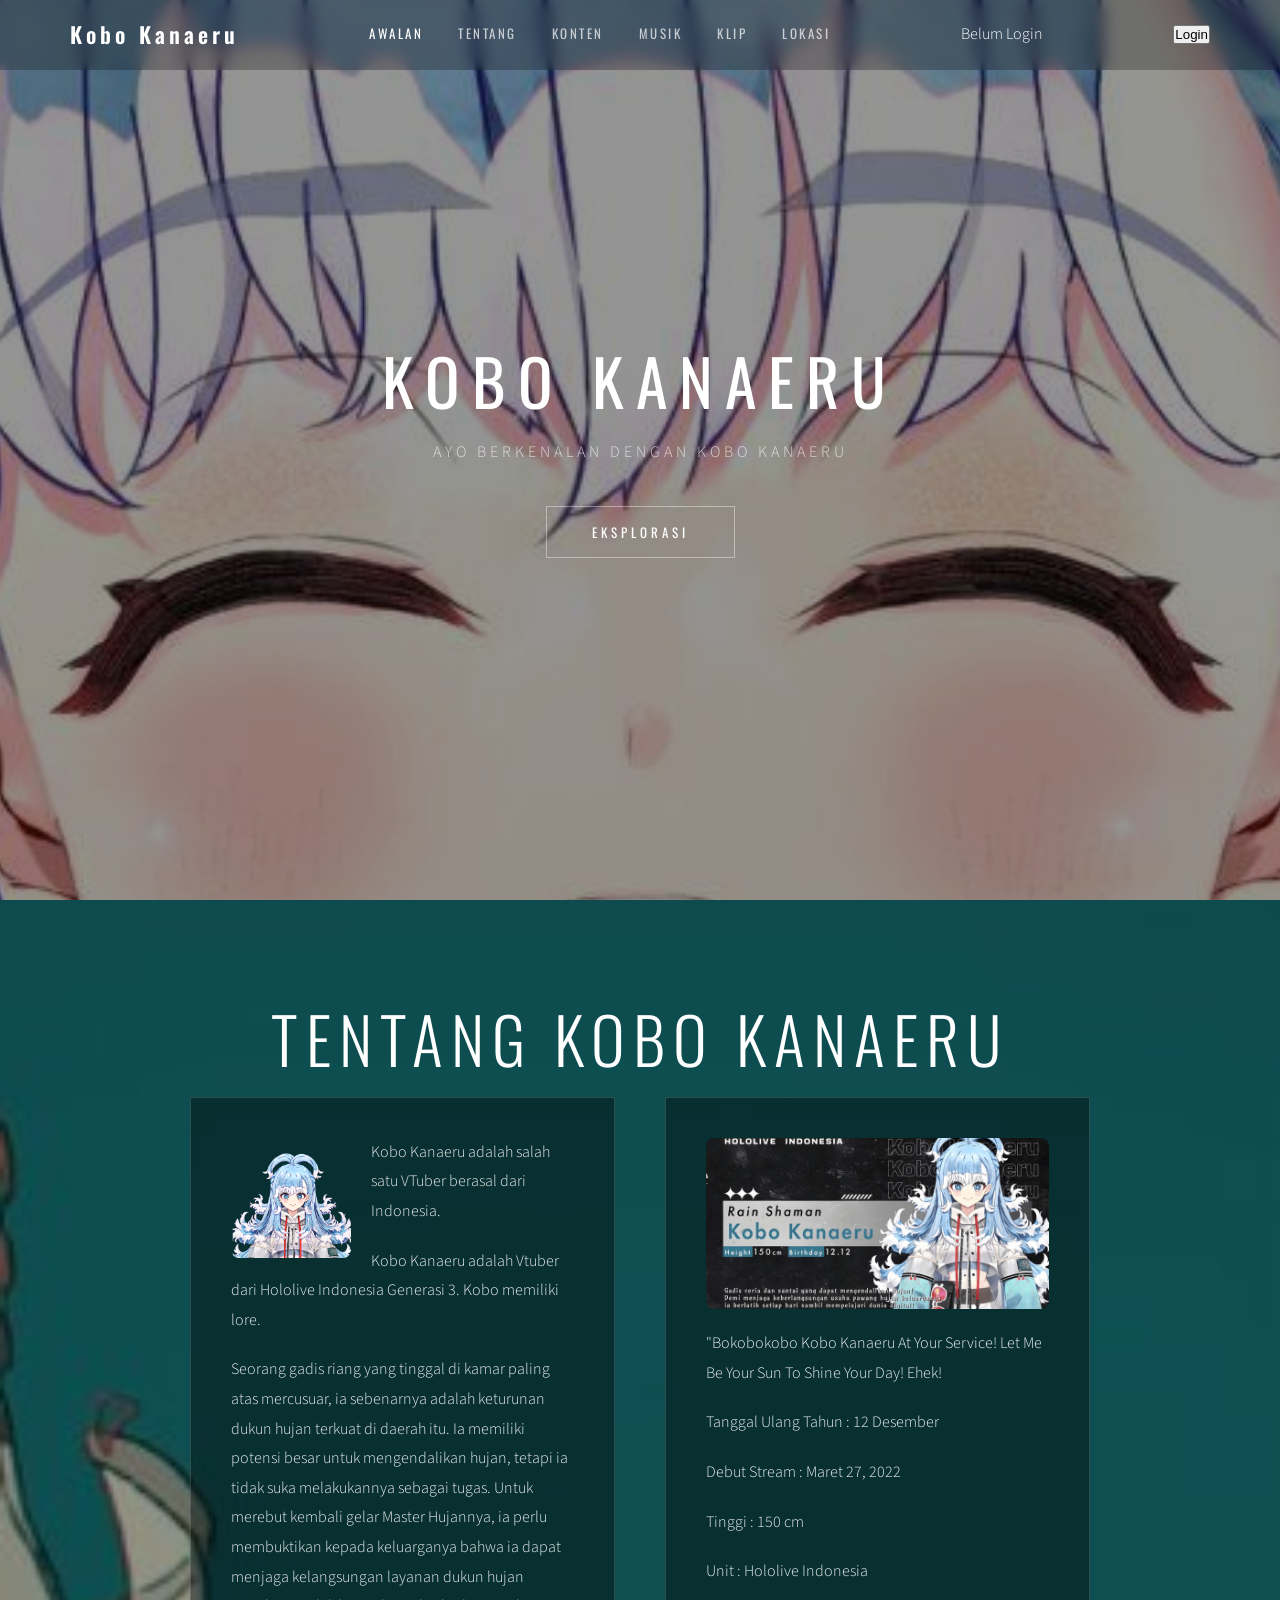
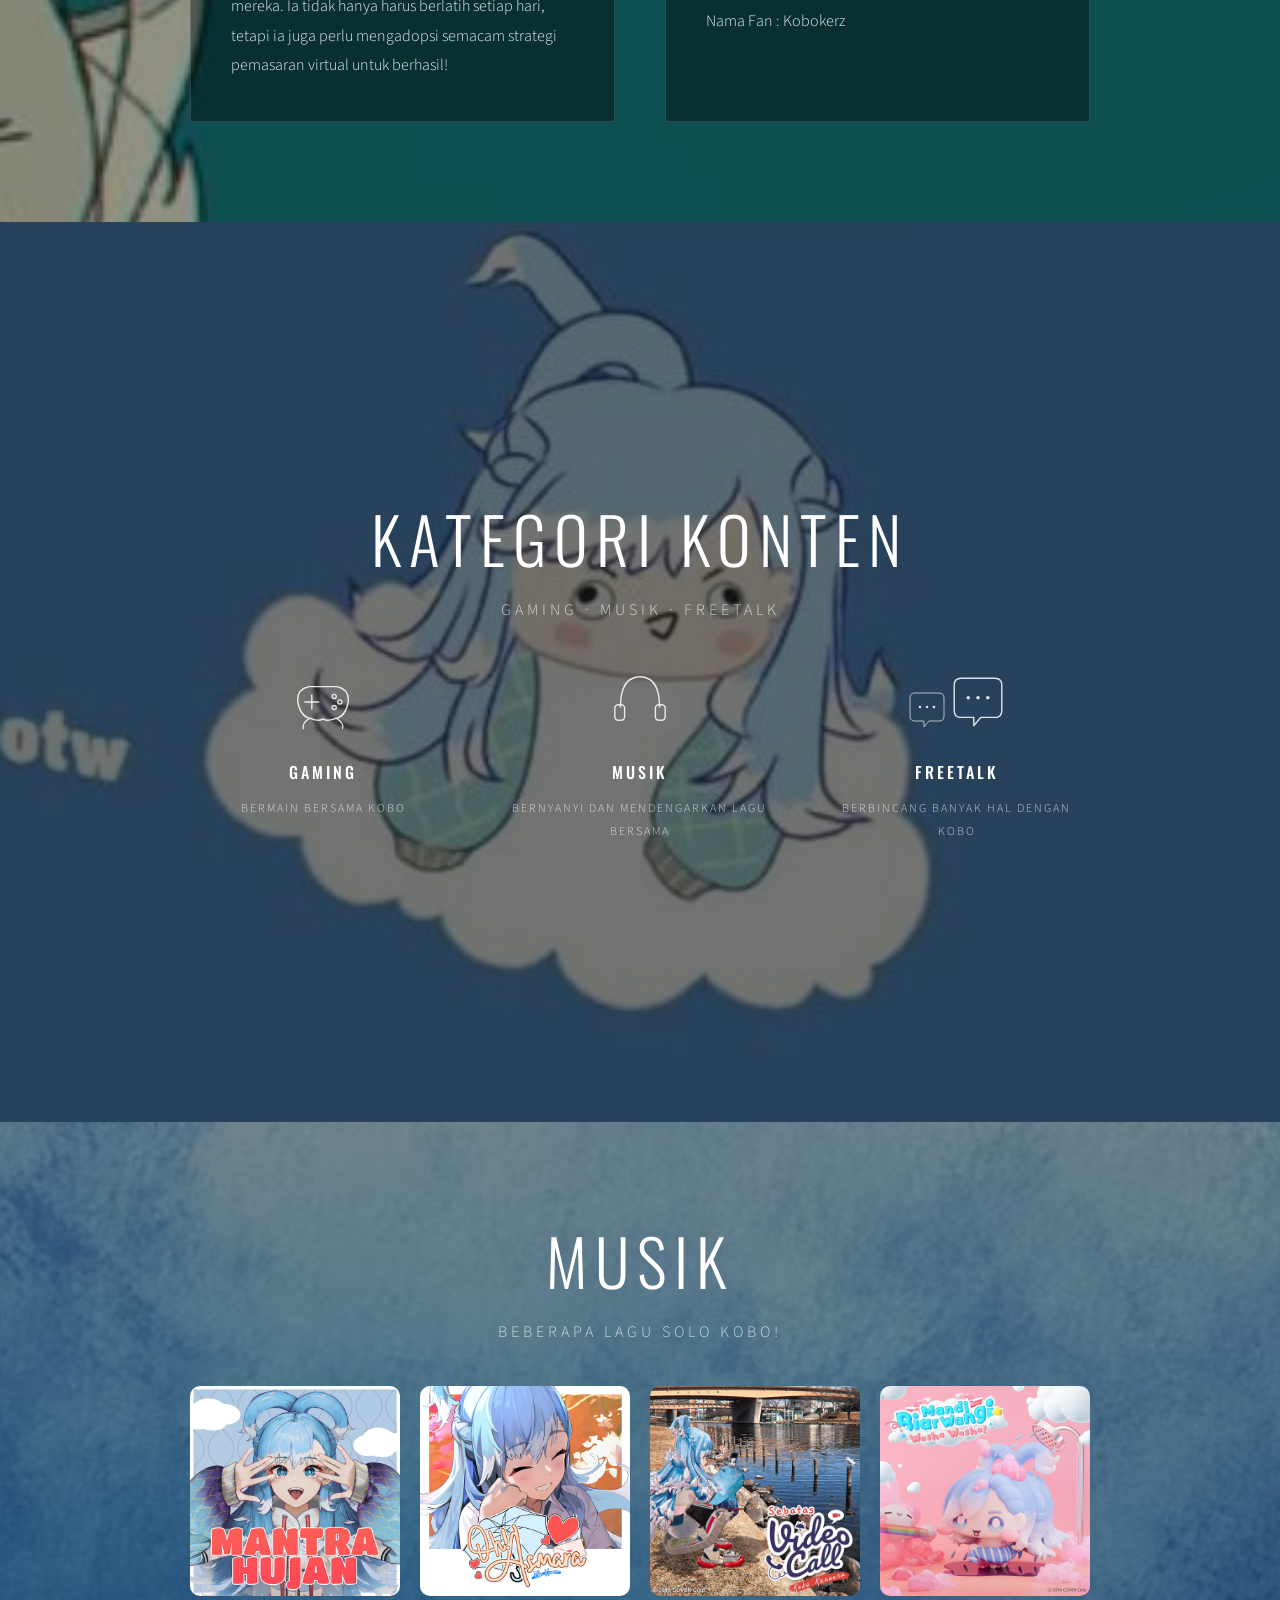
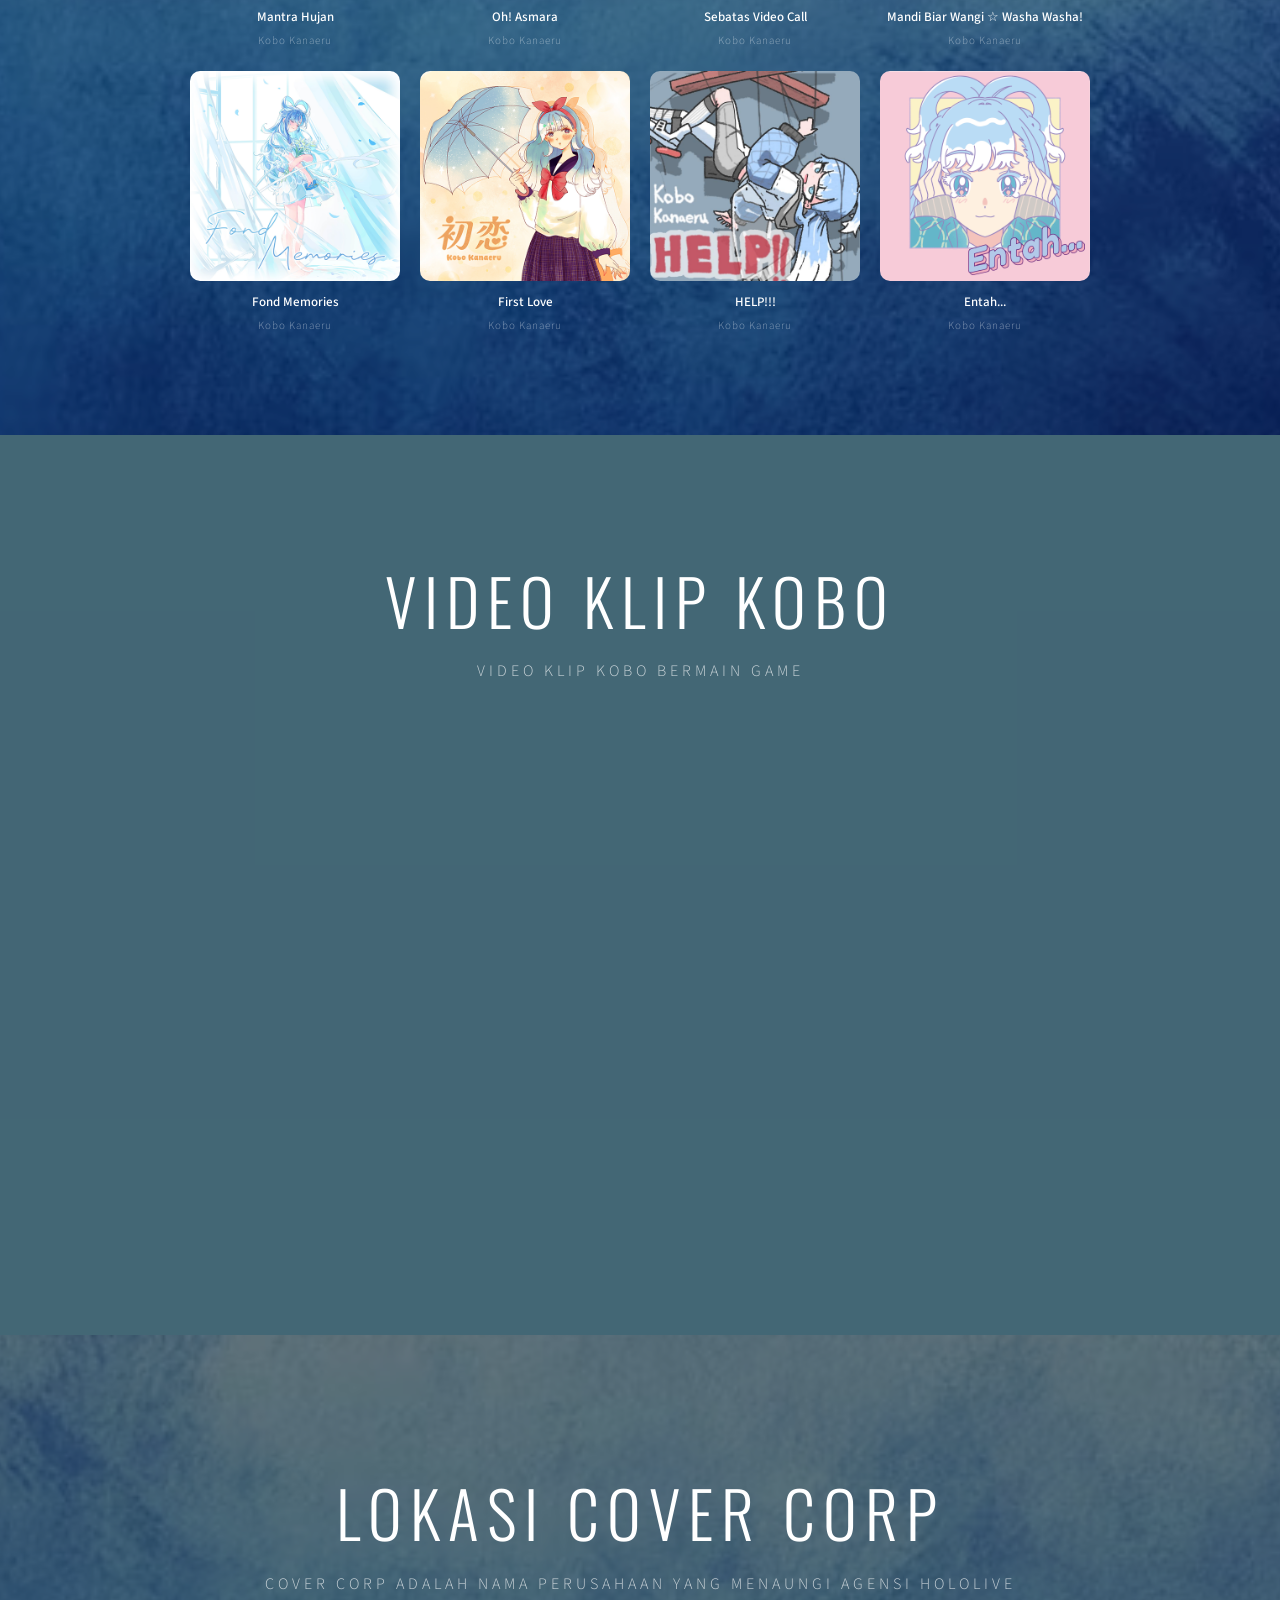
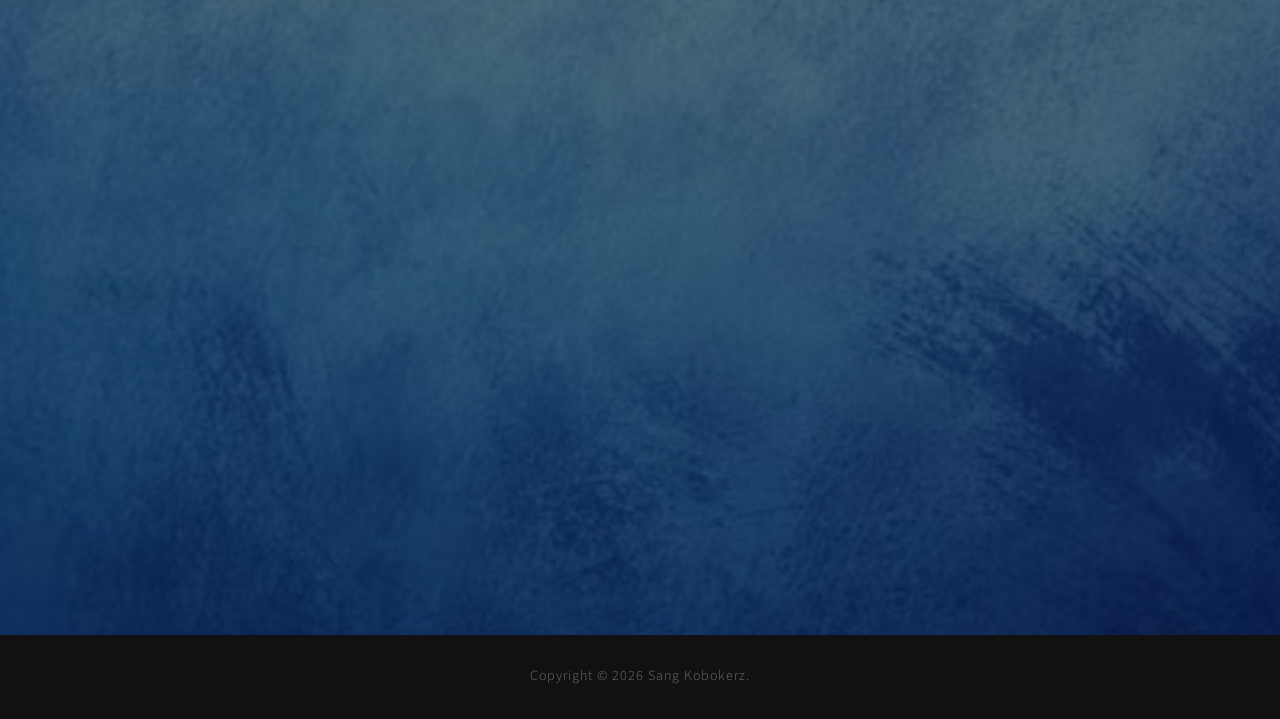
<file: index.html>
<!DOCTYPE html>
<html lang="en">
<head>
    <meta charset="UTF-8">
    <meta name="viewport" content="width=device-width, initial-scale=1.0">
    <title>BOKOBOKO</title>
    <link rel="icon" href="images/kobo_ico.png.png" type="images">

    <link rel="preconnect" href="https://fonts.googleapis.com">
    <link rel="preconnect" href="https://fonts.gstatic.com" crossorigin>
    <link href="https://fonts.googleapis.com/css2?family=Oswald:wght@300;400;500;600;700&family=Source+Sans+3:ital,wght@0,300;0,400;0,600;1,300;1,400&display=swap" rel="stylesheet">

    <link rel="stylesheet" href="templatemo-parallax-starter.css">
</head>
<body>

    <!-- Navigation -->
    <nav id="templatemo-nav">
        <div class="nav-container">
            <a href="#home" class="nav-logo">Kobo Kanaeru</a>
            <button class="nav-toggle" id="navToggle" aria-label="Toggle navigation">
                <span></span>
                <span></span>
                <span></span>
            </button>
            <ul class="nav-links" id="navLinks">
                <li><a href="#beranda" class="active">AWALAN</a></li>
                <li><a href="#tentang">TENTANG</a></li>
                <li><a href="#konten">KONTEN</a></li>
                <li><a href="#musik">MUSIK</a></li>
                <li><a href="#klip">KLIP</a></li>
                <li><a href="#map">LOKASI</a></li>
            </ul>
            <p id="userInfo">Belum Login</p>
            <div id="authArea">
                <button onclick="goLogin()" class="nav-cta">Login</button>
            </div>
        </div>
    </nav>

    <!-- Section 1: Home / Hero -->
    <section id="beranda" class="parallax-section">
        <div class="parallax-bg" data-speed="0.5" style="background-image: url('images/b3965c37dde1b662eeda8c17e67b65bd3a2008e80c87670995e6d2a5c26318837bc905ce84373d8ff067a18a4bbc4357a4a2c0099ceddddc2d1d95216668b31e.jpg')"></div>
        <div class="parallax-overlay"></div>
        <div class="section-content">
            <h1 class="section-title hero-title">KOBO KANAERU</h1>
            <p class="section-subtitle caps">AYO BERKENALAN DENGAN KOBO KANAERU</p>
            <a href="#about" class="btn-scroll">EKSPLORASI</a>
        </div>
    </section>

    <!-- Section 2: About -->
    <section id="tentang" class="parallax-section">
        <div class="parallax-bg" data-speed="0.45" style="background-image: url('images/f0bab0aa88c5b241863085e03813f2dc.jpg')"></div>
        <div class="parallax-overlay"></div>
        <div class="section-content">
            <h2 class="section-title">TENTANG KOBO KANAERU</h2>
            <div class="about-cols">
                <div class="about-col">
                    <div class="about-thumb thumb-top-left">
                        <img src="images/Kobo_Kanaeru_-_Portrait_01.png" alt="Our Team">
                    </div>
                    <p>Kobo Kanaeru adalah salah satu VTuber berasal dari Indonesia.</p>
                    <p>Kobo Kanaeru adalah Vtuber dari Hololive Indonesia Generasi 3. Kobo memiliki lore.</p>
                    <p>Seorang gadis riang yang tinggal di kamar paling atas mercusuar, ia sebenarnya adalah keturunan dukun hujan terkuat di daerah itu. Ia memiliki potensi besar untuk mengendalikan hujan, tetapi ia tidak suka melakukannya sebagai tugas. Untuk merebut kembali gelar Master Hujannya, ia perlu membuktikan kepada keluarganya bahwa ia dapat menjaga kelangsungan layanan dukun hujan mereka. Ia tidak hanya harus berlatih setiap hari, tetapi ia juga perlu mengadopsi semacam strategi pemasaran virtual untuk berhasil!</p>
                </div>
                <div class="about-col">
                    <div class="about-thumb-wide">
                        <img src="images/Desain tanpa judul.png" alt="Our Process">
                    </div>
                    <p>"Bokobokobo Kobo Kanaeru At Your Service! Let Me Be Your Sun To Shine Your Day! Ehek!</p>
                    <p>Tanggal Ulang Tahun : 12 Desember</p>
                    <p>Debut Stream : Maret 27, 2022</p>
                    <p>Tinggi : 150 cm</p>
                    <p>Unit : Hololive Indonesia</p>
                    <p>Nama Fan : Kobokerz</p>
                </div>
            </div>
        </div>
    </section>

    <!-- Section 3: Services -->
    <section id="konten" class="parallax-section">
        <div class="parallax-bg" data-speed="0.55" style="background-image: url('images/65b9c65977da4b961467baec96448bdc.jpg')"></div>
        <div class="parallax-overlay overlay-dark"></div>
        <div class="section-content">
            <h2 class="section-title">KATEGORI KONTEN</h2>
            <p class="section-subtitle caps">GAMING &middot; MUSIK &middot; FREETALK</p>
            <div class="services-grid">
                <div class="service-item">
                    <div class="service-icon">
                        <svg width="56" height="56" viewBox="-40 -40 80 80" fill="none">
                            <path d="M-36 0 Q-38-18 -20-22 L20-22 Q38-18 36 0 Q32 22 16 24 Q6 28 0 24 Q-6 28 -16 24 Q-32 22 -36 0Z" stroke="white" stroke-width="2"/>
                            <line x1="-16" y1="-10" x2="-16" y2="10" stroke="white" stroke-width="2" stroke-linecap="round"/>
                            <line x1="-26" y1="0" x2="-6" y2="0" stroke="white" stroke-width="2" stroke-linecap="round"/>
                            <circle cx="16" cy="-8" r="3" stroke="white" stroke-width="1.8"/>
                            <circle cx="24" cy="0" r="3" stroke="white" stroke-width="1.8"/>
                            <circle cx="16" cy="8" r="3" stroke="white" stroke-width="1.8"/>
                            <path d="M-20 24 Q-30 30 -28 38" stroke="white" stroke-width="1.8" stroke-linecap="round"/>
                            <path d="M20 24 Q30 30 28 38" stroke="white" stroke-width="1.8" stroke-linecap="round"/>
                        </svg>
                    </div>
                    <h3>GAMING</h3>
                    <p class="caps">BERMAIN BERSAMA KOBO</p>
                </div>
                <div class="service-item">
                    <div class="service-icon">
                        <svg width="56" height="56" viewBox="-40 -40 80 80" fill="none">
                            <path d="M-28 8 Q-28-36 0-36 Q28-36 28 8" stroke="white" stroke-width="2"/>
                            <rect x="-36" y="4" width="14" height="22" rx="5" stroke="white" stroke-width="2"/>
                            <rect x="22" y="4" width="14" height="22" rx="5" stroke="white" stroke-width="2"/>
                        </svg>
                    </div>
                    <h3>MUSIK</h3>
                    <p class="caps">BERNYANYI DAN MENDENGARKAN LAGU BERSAMA</p>
                </div>
                <div class="service-item">
                    <div class="service-icon">
                        <svg width="40" height="40" viewBox="-40 -40 80 80" fill="none">
                            <path d="M-34-24 Q-34-34 -24-34 L24-34 Q34-34 34-24 L34 12 Q34 22 24 22 L4 22 L-6 34 L-6 22 L-24 22 Q-34 22 -34 12 Z" stroke="white" stroke-width="1.5" stroke-linejoin="round"/>
                            <circle cx="-14" cy="-6" r="2.5" fill="white"/>
                            <circle cx="0" cy="-6" r="2.5" fill="white"/>
                            <circle cx="14" cy="-6" r="2.5" fill="white"/>
                        </svg>
                        <svg width="56" height="56" viewBox="-40 -40 80 80" fill="none">
                            <path d="M-34-24 Q-34-34 -24-34 L24-34 Q34-34 34-24 L34 12 Q34 22 24 22 L4 22 L-6 34 L-6 22 L-24 22 Q-34 22 -34 12 Z" stroke="white" stroke-width="2" stroke-linejoin="round"/>
                            <circle cx="-14" cy="-6" r="2.5" fill="white"/>
                            <circle cx="0" cy="-6" r="2.5" fill="white"/>
                            <circle cx="14" cy="-6" r="2.5" fill="white"/>
                        </svg>
                    </div>
                    <h3>FREETALK</h3>
                    <p class="caps">BERBINCANG BANYAK HAL DENGAN KOBO</p>
                </div>
            </div>
        </div>
    </section>

<!-- Section 4: Gallery -->
<section id="musik" class="parallax-section">
    <div class="parallax-bg" data-speed="0.5" style="background-image: url('images/blue-background-with-white-cloud-blue-background_807812-1774.avif')"></div>
    <div class="parallax-overlay"></div>
    <div class="section-content">
        <h2 class="section-title">MUSIK</h2>
        <p class="section-subtitle caps">Beberapa lagu solo Kobo!</p>
        <div class="music-grid">

            <a href="https://youtu.be/SF-_47-oCtk?si=-y-_Nk5M1NWeFHt7" target="_blank" class="music-card">
                <div class="cover-wrap">
                    <img src="images/Kobo-Kanaeru_Mantra-Hujan_jk-1.jpg" alt="Judul Lagu 1">
                    <div class="yt-overlay"><div class="yt-btn"><svg width="14" height="14" viewBox="0 0 24 24" fill="white"><path d="M8 5v14l11-7z"/></svg></div></div>
                </div>
                <p class="song-title">Mantra Hujan</p>
                <p class="song-sub">Kobo Kanaeru</p>
            </a>

            <a href="https://youtu.be/DR43SQx8Ybc?si=A3peiwqmLewG4B49" target="_blank" class="music-card">
                <div class="cover-wrap">
                    <img src="images/Kobo-Kanaeru_Oh-Asmara_jk.png" alt="Judul Lagu 2">
                    <div class="yt-overlay"><div class="yt-btn"><svg width="14" height="14" viewBox="0 0 24 24" fill="white"><path d="M8 5v14l11-7z"/></svg></div></div>
                </div>
                <p class="song-title">Oh! Asmara</p>
                <p class="song-sub">Kobo Kanaeru</p>
            </a>

            <a href="https://youtu.be/UJbV345kyeg?si=92w_bIxHK5AkzMM7" target="_blank" class="music-card">
                <div class="cover-wrap">
                    <img src="images/Sebatas-Video-Call-1.png" alt="Judul Lagu 3">
                    <div class="yt-overlay"><div class="yt-btn"><svg width="14" height="14" viewBox="0 0 24 24" fill="white"><path d="M8 5v14l11-7z"/></svg></div></div>
                </div>
                <p class="song-title">Sebatas Video Call</p>
                <p class="song-sub">Kobo Kanaeru</p>
            </a>

            <a href="https://youtu.be/pu1rxJIS5M0?si=CdlPfFucYhXFJ6H-" target="_blank" class="music-card">
                <div class="cover-wrap">
                    <img src="images/MandiBiarWangi☆WashaWasha.png" alt="Judul Lagu 4">
                    <div class="yt-overlay"><div class="yt-btn"><svg width="14" height="14" viewBox="0 0 24 24" fill="white"><path d="M8 5v14l11-7z"/></svg></div></div>
                </div>
                <p class="song-title">Mandi Biar Wangi ☆ Washa Washa!</p>
                <p class="song-sub">Kobo Kanaeru</p>
            </a>

            <a href="https://youtu.be/F1PRA4IBP8c?si=fuhZuUMu-b8VwQOC" target="_blank" class="music-card">
                <div class="cover-wrap">
                    <img src="images/FondMemories.png" alt="Judul Lagu 5">
                    <div class="yt-overlay"><div class="yt-btn"><svg width="14" height="14" viewBox="0 0 24 24" fill="white"><path d="M8 5v14l11-7z"/></svg></div></div>
                </div>
                <p class="song-title">Fond Memories</p>
                <p class="song-sub">Kobo Kanaeru</p>
            </a>

            <a href="https://youtu.be/dGhY9i98hKI?si=CUUaH4Cozh0zXXSc" target="_blank" class="music-card">
                <div class="cover-wrap">
                    <img src="images/FirstLove.png" alt="Judul Lagu 6">
                    <div class="yt-overlay"><div class="yt-btn"><svg width="14" height="14" viewBox="0 0 24 24" fill="white"><path d="M8 5v14l11-7z"/></svg></div></div>
                </div>
                <p class="song-title">First Love</p>
                <p class="song-sub">Kobo Kanaeru</p>
            </a>

            <a href="https://youtu.be/50Ura_ZcSvY?si=SrCgodu_p8b4FmuF" target="_blank" class="music-card">
                <div class="cover-wrap">
                    <img src="images/f463568f6aff6adb8585d3fb3067b9e7.1000x1000x1.jpg" alt="Judul Lagu 7">
                    <div class="yt-overlay"><div class="yt-btn"><svg width="14" height="14" viewBox="0 0 24 24" fill="white"><path d="M8 5v14l11-7z"/></svg></div></div>
                </div>
                <p class="song-title">HELP!!!</p>
                <p class="song-sub">Kobo Kanaeru</p>
            </a>

            <a href="https://youtu.be/Y1lI26a0E1E?si=4AGJ3-FJQ-7EEm40" target="_blank" class="music-card">
                <div class="cover-wrap">
                    <img src="images/a9095bc52caca0c9fd59a3107fa4b678.1000x1000x1.png" alt="Judul Lagu 8">
                    <div class="yt-overlay"><div class="yt-btn"><svg width="14" height="14" viewBox="0 0 24 24" fill="white"><path d="M8 5v14l11-7z"/></svg></div></div>
                </div>
                <p class="song-title">Entah...</p>
                <p class="song-sub">Kobo Kanaeru</p>
            </a>

        </div>
    </div>
</section>

<section id="klip" class="parallax-section">
        <div class="parallax-bg" data-speed="0.5" style="background-image: url('images/Sky_Blue.png')"></div>
        <div class="parallax-overlay overlay-medium"></div>
        <div class="section-content">
            <h2 class="section-title">VIDEO KLIP KOBO</h2>
            <p class="section-subtitle caps">VIDEO KLIP KOBO BERMAIN GAME</p>
            <div class="video-wrap">
                <div class="video-responsive">
                    <iframe
                    <iframe width="623" height="359" src="https://www.youtube.com/embed/PkBiiiFVO3g" title="Kobo Mode Kompe Ketika Bermain Valorant Pake OP!! 😹 【Kobo Kanaeru | Klip】" frameborder="0" allow="accelerometer; autoplay; clipboard-write; encrypted-media; gyroscope; picture-in-picture; web-share" referrerpolicy="strict-origin-when-cross-origin" allowfullscreen></iframe>
                </form>
            </div>
        </div>
    </section>
    <section id="map" class="parallax-section">
        <div class="parallax-bg" data-speed="0.5" style="background-image: url('images/blue-background-with-white-cloud-blue-background_807812-1774.avif')"></div>
        <div class="parallax-overlay overlay-medium"></div>
        <div class="section-content">
            <h2 class="section-title">LOKASI COVER CORP</h2>
            <p class="section-subtitle caps">COVER CORP ADALAH NAMA PERUSAHAAN YANG MENAUNGI AGENSI HOLOLIVE</p>
            <div class="map-wrap">
                <iframe src="https://www.google.com/maps/embed?pb=!1m18!1m12!1m3!1d3242.3033485967244!2d139.7407474744504!3d35.64489713197131!2m3!1f0!2f0!3f0!3m2!1i1024!2i768!4f13.1!3m3!1m2!1s0x601889682a7243eb%3A0x9e8ab24bd894e12b!2sCover%20Corp.!5e0!3m2!1sid!2sid!4v1779514340063!5m2!1sid!2sid" width="600" height="450" style="border:0;" allowfullscreen="" loading="lazy" referrerpolicy="no-referrer-when-downgrade"></iframe>
                </form>
            </div>
        </div>
    </section>


    <!-- Footer -->
    <footer id="templatemo-footer">
        <p>Copyright &copy; 2026 Sang Kobokerz.</a></p>
    </footer>
    <script src="templatemo-parallax-script.js"></script>
        <script src="login/js/welcome.js"></script>
</body>
</html>
</file>
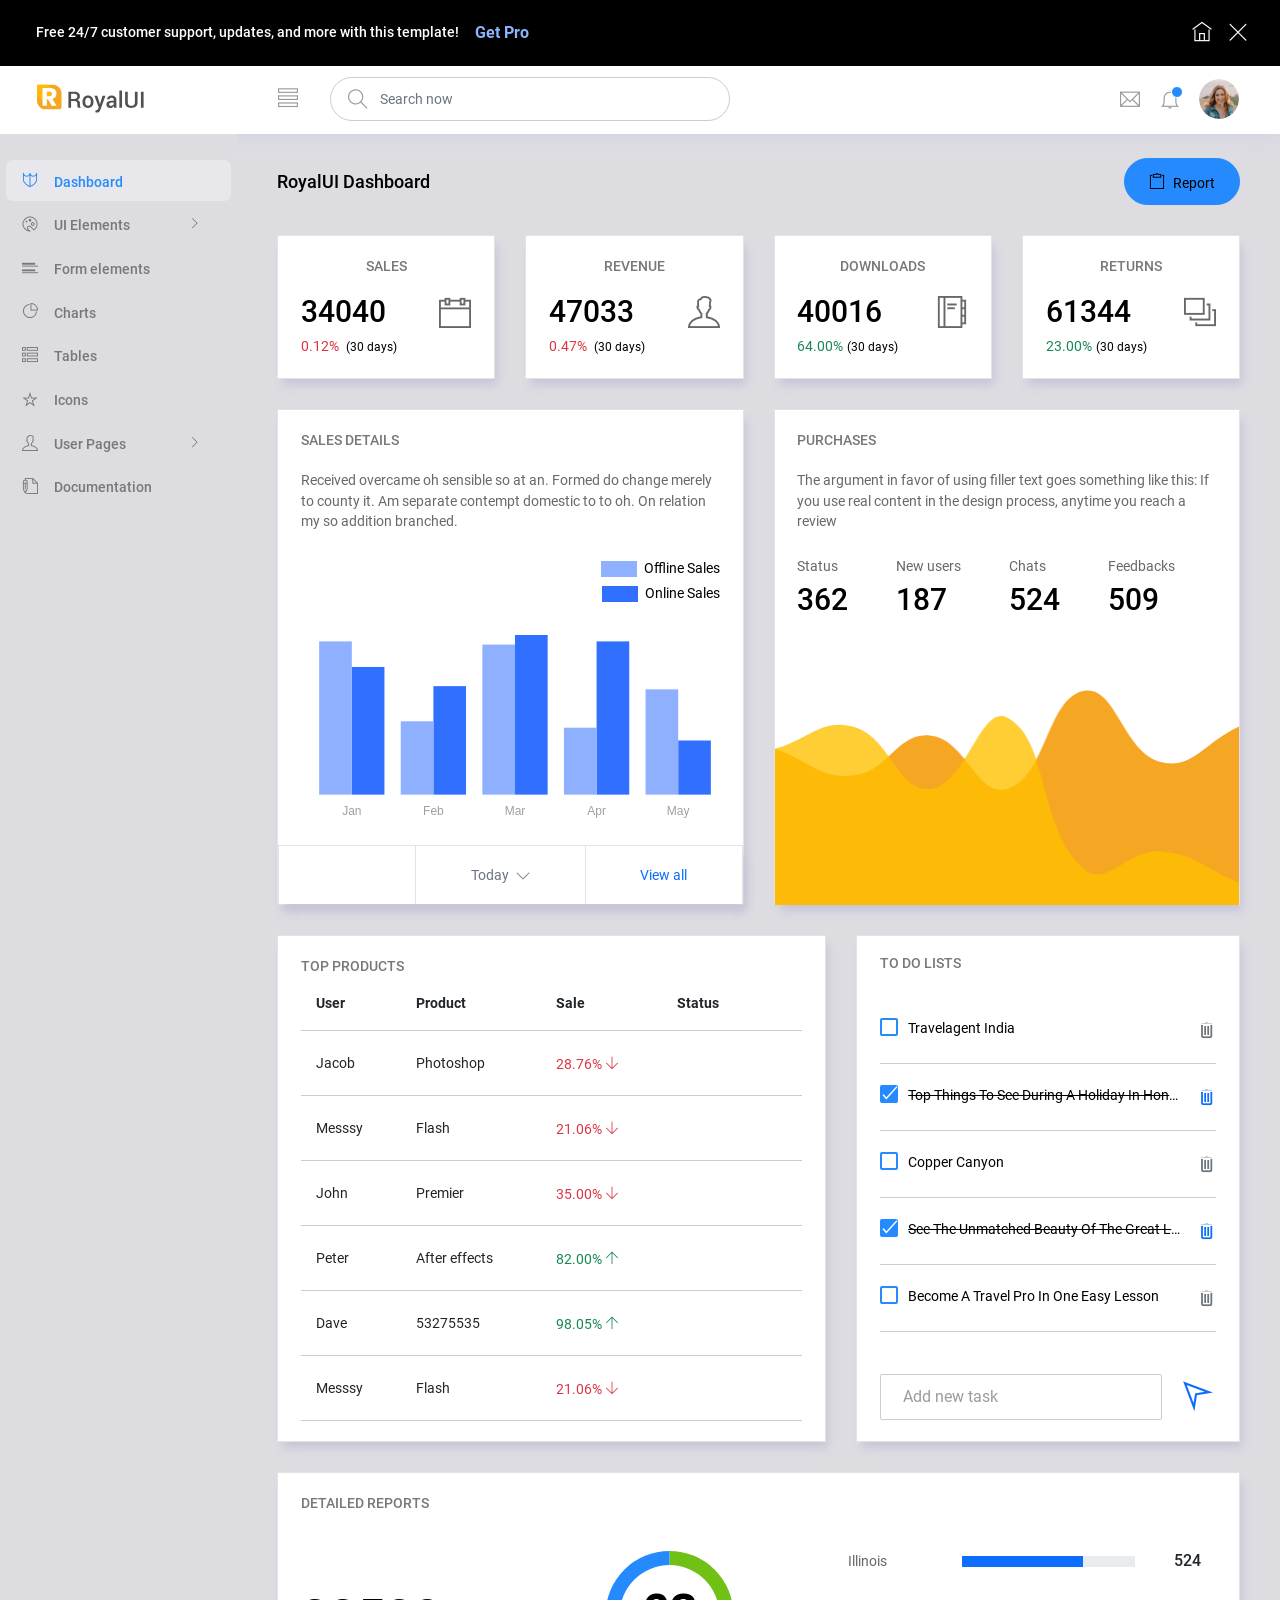
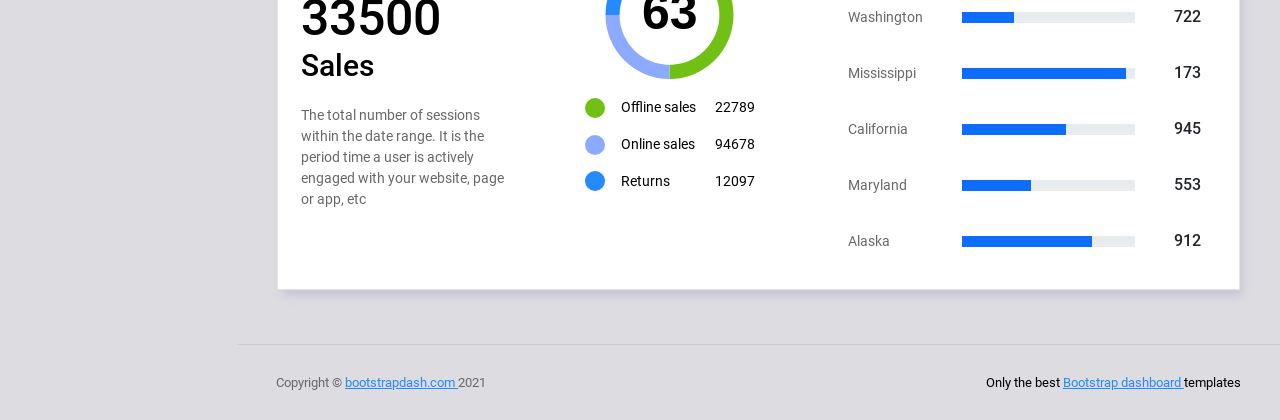
<file: admin/index.html>
<!DOCTYPE html>
<html lang="en">

<head>
  <!-- Required meta tags -->
  <meta charset="utf-8">
  <meta name="viewport" content="width=device-width, initial-scale=1, shrink-to-fit=no">
  <title>RoyalUI Admin</title>
  <!-- plugins:css -->
  <link rel="stylesheet" href="vendors/ti-icons/css/themify-icons.css">
  <link rel="stylesheet" href="vendors/base/vendor.bundle.base.css">
  <!-- endinject -->
  <!-- plugin css for this page -->
  <!-- End plugin css for this page -->
  <!-- inject:css -->
  <link rel="stylesheet" href="css/style.css">
  <!-- endinject -->
  <link rel="shortcut icon" href="images/favicon.png" />
</head>
<body>
  <div class="container-scroller">
    <div class="row p-0 m-0 proBanner" id="proBanner">
      <div class="col-md-12 p-0 m-0">
        <div class="card-body card-body-padding d-flex align-items-center justify-content-between">
          <div class="ps-lg-1">
            <div class="d-flex align-items-center justify-content-between">
              <p class="mb-0 font-weight-medium me-3 buy-now-text">Free 24/7 customer support, updates, and more with this template!</p>
              <a href="https://www.bootstrapdash.com/product/royalui/?utm_source=organic&utm_medium=banner&utm_campaign=buynow_demo" target="_blank" class="btn me-2 buy-now-btn border-0">Get Pro</a>
            </div>
          </div>
          <div class="d-flex align-items-center justify-content-between">
            <a href="https://www.bootstrapdash.com/product/royalui/"><i class="ti-home me-3 text-white"></i></a>
            <button id="bannerClose" class="btn border-0 p-0">
              <i class="ti-close text-white me-0"></i>
            </button>
          </div>
        </div>
      </div>
    </div>
    <!-- partial:partials/_navbar.html -->
    <nav class="navbar col-lg-12 col-12 p-0 fixed-top d-flex flex-row">
      <div class="text-center navbar-brand-wrapper d-flex align-items-center justify-content-center">
        <a class="navbar-brand brand-logo me-5" href="index.html"><img src="images/logo.svg" class="me-2" alt="logo"/></a>
        <a class="navbar-brand brand-logo-mini" href="index.html"><img src="images/logo-mini.svg" alt="logo"/></a>
      </div>
      <div class="navbar-menu-wrapper d-flex align-items-center justify-content-end">
        <button class="navbar-toggler navbar-toggler align-self-center" type="button" data-toggle="minimize">
          <span class="ti-view-list"></span>
        </button>
        <ul class="navbar-nav mr-lg-2">
          <li class="nav-item nav-search d-none d-lg-block">
            <div class="input-group">
              <div class="input-group-prepend hover-cursor" id="navbar-search-icon">
                <span class="input-group-text" id="search">
                  <i class="ti-search"></i>
                </span>
              </div>
              <input type="text" class="form-control" id="navbar-search-input" placeholder="Search now" aria-label="search" aria-describedby="search">
            </div>
          </li>
        </ul>
        <ul class="navbar-nav navbar-nav-right">
          <li class="nav-item dropdown me-1">
            <a class="nav-link count-indicator dropdown-toggle d-flex justify-content-center align-items-center" id="messageDropdown" href="#" data-bs-toggle="dropdown">
              <i class="ti-email mx-0"></i>
            </a>
            <div class="dropdown-menu dropdown-menu-right navbar-dropdown" aria-labelledby="messageDropdown">
              <p class="mb-0 font-weight-normal float-left dropdown-header">Messages</p>
              <a class="dropdown-item">
                <div class="item-thumbnail">
                    <img src="images/faces/face4.jpg" alt="image" class="profile-pic">
                </div>
                <div class="item-content flex-grow">
                  <h6 class="ellipsis font-weight-normal">David Grey
                  </h6>
                  <p class="font-weight-light small-text text-muted mb-0">
                    The meeting is cancelled
                  </p>
                </div>
              </a>
              <a class="dropdown-item">
                <div class="item-thumbnail">
                    <img src="images/faces/face2.jpg" alt="image" class="profile-pic">
                </div>
                <div class="item-content flex-grow">
                  <h6 class="ellipsis font-weight-normal">Tim Cook
                  </h6>
                  <p class="font-weight-light small-text text-muted mb-0">
                    New product launch
                  </p>
                </div>
              </a>
              <a class="dropdown-item">
                <div class="item-thumbnail">
                    <img src="images/faces/face3.jpg" alt="image" class="profile-pic">
                </div>
                <div class="item-content flex-grow">
                  <h6 class="ellipsis font-weight-normal"> Johnson
                  </h6>
                  <p class="font-weight-light small-text text-muted mb-0">
                    Upcoming board meeting
                  </p>
                </div>
              </a>
            </div>
          </li>
          <li class="nav-item dropdown">
            <a class="nav-link count-indicator dropdown-toggle" id="notificationDropdown" href="#" data-bs-toggle="dropdown">
              <i class="ti-bell mx-0"></i>
              <span class="count"></span>
            </a>
            <div class="dropdown-menu dropdown-menu-right navbar-dropdown" aria-labelledby="notificationDropdown">
              <p class="mb-0 font-weight-normal float-left dropdown-header">Notifications</p>
              <a class="dropdown-item">
                <div class="item-thumbnail">
                  <div class="item-icon bg-success">
                    <i class="ti-info-alt mx-0"></i>
                  </div>
                </div>
                <div class="item-content">
                  <h6 class="font-weight-normal">Application Error</h6>
                  <p class="font-weight-light small-text mb-0 text-muted">
                    Just now
                  </p>
                </div>
              </a>
              <a class="dropdown-item">
                <div class="item-thumbnail">
                  <div class="item-icon bg-warning">
                    <i class="ti-settings mx-0"></i>
                  </div>
                </div>
                <div class="item-content">
                  <h6 class="font-weight-normal">Settings</h6>
                  <p class="font-weight-light small-text mb-0 text-muted">
                    Private message
                  </p>
                </div>
              </a>
              <a class="dropdown-item">
                <div class="item-thumbnail">
                  <div class="item-icon bg-info">
                    <i class="ti-user mx-0"></i>
                  </div>
                </div>
                <div class="item-content">
                  <h6 class="font-weight-normal">New user registration</h6>
                  <p class="font-weight-light small-text mb-0 text-muted">
                    2 days ago
                  </p>
                </div>
              </a>
            </div>
          </li>
          <li class="nav-item nav-profile dropdown">
            <a class="nav-link dropdown-toggle" href="#" data-bs-toggle="dropdown" id="profileDropdown">
              <img src="images/faces/face28.jpg" alt="profile"/>
            </a>
            <div class="dropdown-menu dropdown-menu-right navbar-dropdown" aria-labelledby="profileDropdown">
              <a class="dropdown-item">
                <i class="ti-settings text-primary"></i>
                Settings
              </a>
              <a class="dropdown-item">
                <i class="ti-power-off text-primary"></i>
                Logout
              </a>
            </div>
          </li>
        </ul>
        <button class="navbar-toggler navbar-toggler-right d-lg-none align-self-center" type="button" data-toggle="offcanvas">
          <span class="ti-view-list"></span>
        </button>
      </div>
    </nav>
    <!-- partial -->
    <div class="container-fluid page-body-wrapper">
      <!-- partial:partials/_sidebar.html -->
      <nav class="sidebar sidebar-offcanvas" id="sidebar">
        <ul class="nav">
          <li class="nav-item">
            <a class="nav-link" href="index.html">
              <i class="ti-shield menu-icon"></i>
              <span class="menu-title">Dashboard</span>
            </a>
          </li>
          <li class="nav-item">
            <a class="nav-link" data-bs-toggle="collapse" href="#ui-basic" aria-expanded="false" aria-controls="ui-basic">
              <i class="ti-palette menu-icon"></i>
              <span class="menu-title">UI Elements</span>
              <i class="menu-arrow"></i>
            </a>
            <div class="collapse" id="ui-basic">
              <ul class="nav flex-column sub-menu">
                <li class="nav-item"> <a class="nav-link" href="pages/ui-features/buttons.html">Buttons</a></li>
                <li class="nav-item"> <a class="nav-link" href="pages/ui-features/typography.html">Typography</a></li>
              </ul>
            </div>
          </li>
          <li class="nav-item">
            <a class="nav-link" href="pages/forms/basic_elements.html">
              <i class="ti-layout-list-post menu-icon"></i>
              <span class="menu-title">Form elements</span>
            </a>
          </li>
          <li class="nav-item">
            <a class="nav-link" href="pages/charts/chartjs.html">
              <i class="ti-pie-chart menu-icon"></i>
              <span class="menu-title">Charts</span>
            </a>
          </li>
          <li class="nav-item">
            <a class="nav-link" href="pages/tables/basic-table.html">
              <i class="ti-view-list-alt menu-icon"></i>
              <span class="menu-title">Tables</span>
            </a>
          </li>
          <li class="nav-item">
            <a class="nav-link" href="pages/icons/themify.html">
              <i class="ti-star menu-icon"></i>
              <span class="menu-title">Icons</span>
            </a>
          </li>
          <li class="nav-item">
            <a class="nav-link" data-bs-toggle="collapse" href="#auth" aria-expanded="false" aria-controls="auth">
              <i class="ti-user menu-icon"></i>
              <span class="menu-title">User Pages</span>
              <i class="menu-arrow"></i>
            </a>
            <div class="collapse" id="auth">
              <ul class="nav flex-column sub-menu">
                <li class="nav-item"> <a class="nav-link" href="pages/samples/login.html"> Login </a></li>
                <li class="nav-item"> <a class="nav-link" href="pages/samples/login-2.html"> Login 2 </a></li>
                <li class="nav-item"> <a class="nav-link" href="pages/samples/register.html"> Register </a></li>
                <li class="nav-item"> <a class="nav-link" href="pages/samples/register-2.html"> Register 2 </a></li>
                <li class="nav-item"> <a class="nav-link" href="pages/samples/lock-screen.html"> Lockscreen </a></li>
              </ul>
            </div>
          </li>
          <li class="nav-item">
            <a class="nav-link" href="documentation/documentation.html">
              <i class="ti-write menu-icon"></i>
              <span class="menu-title">Documentation</span>
            </a>
          </li>
        </ul>
      </nav>
      <!-- partial -->
      <div class="main-panel">
        <div class="content-wrapper">
          <div class="row">
            <div class="col-md-12 grid-margin">
              <div class="d-flex justify-content-between align-items-center">
                <div>
                  <h4 class="font-weight-bold mb-0">RoyalUI Dashboard</h4>
                </div>
                <div>
                    <button type="button" class="btn btn-primary btn-icon-text btn-rounded">
                      <i class="ti-clipboard btn-icon-prepend"></i>Report
                    </button>
                </div>
              </div>
            </div>
          </div>
          <div class="row">
            <div class="col-md-3 grid-margin stretch-card">
              <div class="card">
                <div class="card-body">
                  <p class="card-title text-md-center text-xl-left">Sales</p>
                  <div class="d-flex flex-wrap justify-content-between justify-content-md-center justify-content-xl-between align-items-center">
                    <h3 class="mb-0 mb-md-2 mb-xl-0 order-md-1 order-xl-0">34040</h3>
                    <i class="ti-calendar icon-md text-muted mb-0 mb-md-3 mb-xl-0"></i>
                  </div>  
                  <p class="mb-0 mt-2 text-danger">0.12% <span class="text-black ms-1"><small>(30 days)</small></span></p>
                </div>
              </div>
            </div>
            <div class="col-md-3 grid-margin stretch-card">
              <div class="card">
                <div class="card-body">
                  <p class="card-title text-md-center text-xl-left">Revenue</p>
                  <div class="d-flex flex-wrap justify-content-between justify-content-md-center justify-content-xl-between align-items-center">
                    <h3 class="mb-0 mb-md-2 mb-xl-0 order-md-1 order-xl-0">47033</h3>
                    <i class="ti-user icon-md text-muted mb-0 mb-md-3 mb-xl-0"></i>
                  </div>  
                  <p class="mb-0 mt-2 text-danger">0.47% <span class="text-black ms-1"><small>(30 days)</small></span></p>
                </div>
              </div>
            </div>
            <div class="col-md-3 grid-margin stretch-card">
              <div class="card">
                <div class="card-body">
                  <p class="card-title text-md-center text-xl-left">Downloads</p>
                  <div class="d-flex flex-wrap justify-content-between justify-content-md-center justify-content-xl-between align-items-center">
                    <h3 class="mb-0 mb-md-2 mb-xl-0 order-md-1 order-xl-0">40016</h3>
                    <i class="ti-agenda icon-md text-muted mb-0 mb-md-3 mb-xl-0"></i>
                  </div>  
                  <p class="mb-0 mt-2 text-success">64.00%<span class="text-black ms-1"><small>(30 days)</small></span></p>
                </div>
              </div>
            </div>
            <div class="col-md-3 grid-margin stretch-card">
              <div class="card">
                <div class="card-body">
                  <p class="card-title text-md-center text-xl-left">Returns</p>
                  <div class="d-flex flex-wrap justify-content-between justify-content-md-center justify-content-xl-between align-items-center">
                    <h3 class="mb-0 mb-md-2 mb-xl-0 order-md-1 order-xl-0">61344</h3>
                    <i class="ti-layers-alt icon-md text-muted mb-0 mb-md-3 mb-xl-0"></i>
                  </div>  
                  <p class="mb-0 mt-2 text-success">23.00%<span class="text-black ms-1"><small>(30 days)</small></span></p>
                </div>
              </div>
            </div>
          </div>
          <div class="row">
            <div class="col-md-6 grid-margin stretch-card">
              <div class="card">
                <div class="card-body">
                  <p class="card-title">Sales details</p>
                  <p class="text-muted font-weight-light">Received overcame oh sensible so at an. Formed do change merely to county it. Am separate contempt domestic to to oh. On relation my so addition branched.</p>
                  <div id="sales-legend" class="chartjs-legend mt-4 mb-2"></div>
                  <canvas id="sales-chart"></canvas>
                </div>
                <div class="card border-right-0 border-left-0 border-bottom-0">
                  <div class="d-flex justify-content-center justify-content-md-end">
                    <div class="dropdown flex-md-grow-1 flex-xl-grow-0">
                      <button class="btn btn-lg btn-outline-light dropdown-toggle rounded-0 border-top-0 border-bottom-0" type="button" id="dropdownMenuDate2" data-bs-toggle="dropdown" aria-haspopup="true" aria-expanded="true">
                        Today
                      </button>
                      <div class="dropdown-menu dropdown-menu-right" aria-labelledby="dropdownMenuDate2">
                        <a class="dropdown-item" href="#">January - March</a>
                        <a class="dropdown-item" href="#">March - June</a>
                        <a class="dropdown-item" href="#">June - August</a>
                        <a class="dropdown-item" href="#">August - November</a>
                      </div>
                    </div>
                    <button class="btn btn-lg btn-outline-light text-primary rounded-0 border-0 d-none d-md-block" type="button"> View all </button>
                  </div>
                </div>
              </div>
            </div>
            <div class="col-md-6 grid-margin stretch-card">
              <div class="card border-bottom-0">
                <div class="card-body pb-0">
                  <p class="card-title">Purchases</p>
                  <p class="text-muted font-weight-light">The argument in favor of using filler text goes something like this: If you use real content in the design process, anytime you reach a review</p>
                  <div class="d-flex flex-wrap mb-5">
                    <div class="me-5 mt-3">
                      <p class="text-muted">Status</p>
                      <h3>362</h3>
                    </div>
                    <div class="me-5 mt-3">
                      <p class="text-muted">New users</p>
                      <h3>187</h3>
                    </div>
                    <div class="me-5 mt-3">
                      <p class="text-muted">Chats</p>
                      <h3>524</h3>
                    </div>
                    <div class="mt-3">
                      <p class="text-muted">Feedbacks</p>
                      <h3>509</h3>
                    </div> 
                  </div>
                </div>
                <canvas id="order-chart" class="w-100"></canvas>
              </div>
            </div>
          </div>
          <div class="row">
            <div class="col-md-7 grid-margin stretch-card">
              <div class="card">
                <div class="card-body">
                  <p class="card-title mb-0">Top Products</p>
                  <div class="table-responsive">
                    <table class="table table-hover">
                      <thead>
                        <tr>
                          <th>User</th>
                          <th>Product</th>
                          <th>Sale</th>
                          <th>Status</th>
                        </tr>
                      </thead>
                      <tbody>
                        <tr>
                          <td>Jacob</td>
                          <td>Photoshop</td>
                          <td class="text-danger"> 28.76% <i class="ti-arrow-down"></i></td>
                          <td><label class="badge badge-danger">Pending</label></td>
                        </tr>
                        <tr>
                          <td>Messsy</td>
                          <td>Flash</td>
                          <td class="text-danger"> 21.06% <i class="ti-arrow-down"></i></td>
                          <td><label class="badge badge-warning">In progress</label></td>
                        </tr>
                        <tr>
                          <td>John</td>
                          <td>Premier</td>
                          <td class="text-danger"> 35.00% <i class="ti-arrow-down"></i></td>
                          <td><label class="badge badge-info">Fixed</label></td>
                        </tr>
                        <tr>
                          <td>Peter</td>
                          <td>After effects</td>
                          <td class="text-success"> 82.00% <i class="ti-arrow-up"></i></td>
                          <td><label class="badge badge-success">Completed</label></td>
                        </tr>
                        <tr>
                          <td>Dave</td>
                          <td>53275535</td>
                          <td class="text-success"> 98.05% <i class="ti-arrow-up"></i></td>
                          <td><label class="badge badge-warning">In progress</label></td>
                        </tr>
                        <tr>
                          <td>Messsy</td>
                          <td>Flash</td>
                          <td class="text-danger"> 21.06% <i class="ti-arrow-down"></i></td>
                          <td><label class="badge badge-info">Fixed</label></td>
                        </tr>
                      </tbody>
                    </table>
                  </div>
                </div>
              </div>
            </div>
            <div class="col-md-5 grid-margin stretch-card">
							<div class="card">
								<div class="card-body">
									<h4 class="card-title">To Do Lists</h4>
									<div class="list-wrapper pt-2">
										<ul class="d-flex flex-column-reverse todo-list todo-list-custom">
											<li>
												<div class="form-check form-check-flat">
													<label class="form-check-label">
														<input class="checkbox" type="checkbox">
														Become A Travel Pro In One Easy Lesson
													</label>
												</div>
												<i class="remove ti-trash"></i>
											</li>
											<li class="completed">
												<div class="form-check form-check-flat">
													<label class="form-check-label">
														<input class="checkbox" type="checkbox" checked>
														See The Unmatched Beauty Of The Great Lakes
													</label>
												</div>
												<i class="remove ti-trash"></i>
											</li>
											<li>
												<div class="form-check form-check-flat">
													<label class="form-check-label">
														<input class="checkbox" type="checkbox">
														Copper Canyon
													</label>
												</div>
												<i class="remove ti-trash"></i>
											</li>
											<li class="completed">
												<div class="form-check form-check-flat">
													<label class="form-check-label">
														<input class="checkbox" type="checkbox" checked>
														Top Things To See During A Holiday In Hong Kong
													</label>
												</div>
												<i class="remove ti-trash"></i>
											</li>
											<li>
												<div class="form-check form-check-flat">
													<label class="form-check-label">
														<input class="checkbox" type="checkbox">
														Travelagent India
													</label>
												</div>
												<i class="remove ti-trash"></i>
											</li>
										</ul>
                  </div>
                  <div class="add-items d-flex mb-0 mt-4">
										<input type="text" class="form-control todo-list-input me-2"  placeholder="Add new task">
										<button class="add btn btn-icon text-primary todo-list-add-btn bg-transparent"><i class="ti-location-arrow"></i></button>
									</div>
								</div>
							</div>
            </div>
          </div>
          <div class="row">
            <div class="col-md-12 grid-margin stretch-card">
              <div class="card position-relative">
                <div class="card-body">
                  <p class="card-title">Detailed Reports</p>
                  <div class="row">
                    <div class="col-md-12 col-xl-3 d-flex flex-column justify-content-center">
                      <div class="ml-xl-4">
                        <h1>33500</h1>
                        <h3 class="font-weight-light mb-xl-4">Sales</h3>
                        <p class="text-muted mb-2 mb-xl-0">The total number of sessions within the date range. It is the period time a user is actively engaged with your website, page or app, etc</p>
                      </div>  
                    </div>
                    <div class="col-md-12 col-xl-9">
                      <div class="row">
                        <div class="col-md-6 mt-3 col-xl-5">
                          <canvas id="north-america-chart"></canvas>
                          <div id="north-america-legend"></div>
                        </div>
                        <div class="col-md-6 col-xl-7">
                          <div class="table-responsive mb-3 mb-md-0">
                            <table class="table table-borderless report-table">
                              <tr>
                                <td class="text-muted">Illinois</td>
                                <td class="w-100 px-0">
                                  <div class="progress progress-md mx-4">
                                    <div class="progress-bar bg-primary" role="progressbar" style="width: 70%" aria-valuenow="70" aria-valuemin="0" aria-valuemax="100"></div>
                                  </div>
                                </td>
                                <td><h5 class="font-weight-bold mb-0">524</h5></td>
                              </tr>
                              <tr>
                                <td class="text-muted">Washington</td>
                                <td class="w-100 px-0">
                                  <div class="progress progress-md mx-4">
                                    <div class="progress-bar bg-primary" role="progressbar" style="width: 30%" aria-valuenow="30" aria-valuemin="0" aria-valuemax="100"></div>
                                  </div>
                                </td>
                                <td><h5 class="font-weight-bold mb-0">722</h5></td>
                              </tr>
                              <tr>
                                <td class="text-muted">Mississippi</td>
                                <td class="w-100 px-0">
                                  <div class="progress progress-md mx-4">
                                    <div class="progress-bar bg-primary" role="progressbar" style="width: 95%" aria-valuenow="95" aria-valuemin="0" aria-valuemax="100"></div>
                                  </div>
                                </td>
                                <td><h5 class="font-weight-bold mb-0">173</h5></td>
                              </tr>
                              <tr>
                                <td class="text-muted">California</td>
                                <td class="w-100 px-0">
                                  <div class="progress progress-md mx-4">
                                    <div class="progress-bar bg-primary" role="progressbar" style="width: 60%" aria-valuenow="60" aria-valuemin="0" aria-valuemax="100"></div>
                                  </div>
                                </td>
                                <td><h5 class="font-weight-bold mb-0">945</h5></td>
                              </tr>
                              <tr>
                                <td class="text-muted">Maryland</td>
                                <td class="w-100 px-0">
                                  <div class="progress progress-md mx-4">
                                    <div class="progress-bar bg-primary" role="progressbar" style="width: 40%" aria-valuenow="40" aria-valuemin="0" aria-valuemax="100"></div>
                                  </div>
                                </td>
                                <td><h5 class="font-weight-bold mb-0">553</h5></td>
                              </tr>
                              <tr>
                                <td class="text-muted">Alaska</td>
                                <td class="w-100 px-0">
                                  <div class="progress progress-md mx-4">
                                    <div class="progress-bar bg-primary" role="progressbar" style="width: 75%" aria-valuenow="75" aria-valuemin="0" aria-valuemax="100"></div>
                                  </div>
                                </td>
                                <td><h5 class="font-weight-bold mb-0">912</h5></td>
                              </tr>
                            </table>
                          </div>
                        </div>
                      </div>
                    </div>
                  </div>
                </div>
              </div>
            </div>
          </div>
        </div>
        <!-- content-wrapper ends -->
        <!-- partial:partials/_footer.html -->
        <footer class="footer">
          <div class="d-sm-flex justify-content-center justify-content-sm-between">
            <span class="text-muted text-center text-sm-left d-block d-sm-inline-block">Copyright © <a href="https://www.bootstrapdash.com/" target="_blank">bootstrapdash.com </a>2021</span>
            <span class="float-none float-sm-right d-block mt-1 mt-sm-0 text-center">Only the best <a href="https://www.bootstrapdash.com/" target="_blank"> Bootstrap dashboard </a> templates</span>
          </div>
        </footer>
        <!-- partial -->
      </div>
      <!-- main-panel ends -->
    </div>
    <!-- page-body-wrapper ends -->
  </div>
  <!-- container-scroller -->

  <!-- plugins:js -->
  <script src="vendors/base/vendor.bundle.base.js"></script>
  <!-- endinject -->
  <!-- Plugin js for this page-->
  <script src="vendors/chart.js/Chart.min.js"></script>
  <script src="js/jquery.cookie.js" type="text/javascript"></script>
  <!-- End plugin js for this page-->
  <!-- inject:js -->
  <script src="js/off-canvas.js"></script>
  <script src="js/hoverable-collapse.js"></script>
  <script src="js/template.js"></script>
  <script src="js/todolist.js"></script>
  <!-- endinject -->
  <!-- Custom js for this page-->
  <script src="js/dashboard.js"></script>
  <!-- End custom js for this page-->
</body>

</html>
</file>
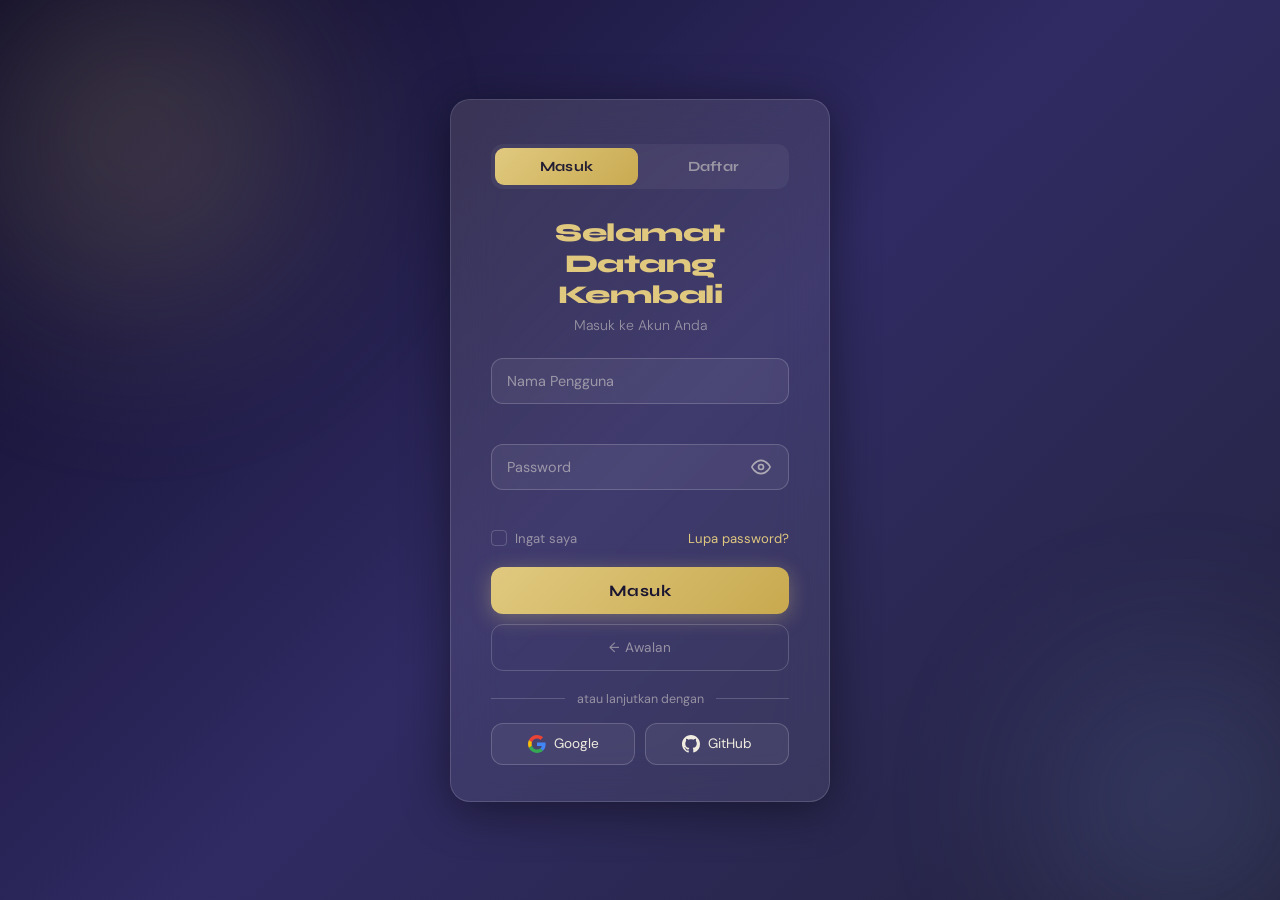
<file: login/index.html>
<!DOCTYPE html>
<html lang="en">
<head>
    <meta charset="UTF-8">
    <meta name="viewport" content="width=device-width, initial-scale=1.0">
    <title>Login & Register</title>
    <link href="https://fonts.googleapis.com/css2?family=Syne:wght@400;600;700;800&family=DM+Sans:ital,wght@0,300;0,400;0,500;1,300&display=swap" rel="stylesheet">
    <style>
        *, *::before, *::after { box-sizing: border-box; margin: 0; padding: 0; }

        :root {
            --bg-from: #0f0c29;
            --bg-mid: #302b63;
            --bg-to: #24243e;
            --card-bg: rgba(255,255,255,0.07);
            --card-border: rgba(255,255,255,0.15);
            --accent: #e0c97f;
            --accent2: #f7e9b0;
            --text: #f0ece0;
            --muted: rgba(240,236,224,0.5);
            --input-bg: rgba(255,255,255,0.06);
            --input-border: rgba(255,255,255,0.18);
            --input-focus: #e0c97f;
            --error: #ff7070;
            --success: #6fffa4;
            --radius: 20px;
            --shadow: 0 8px 48px rgba(0,0,0,0.45);
        }

        body {
            min-height: 100vh;
            display: flex;
            align-items: center;
            justify-content: center;
            background: linear-gradient(135deg, var(--bg-from), var(--bg-mid), var(--bg-to));
            font-family: 'DM Sans', sans-serif;
            color: var(--text);
            overflow-y: auto;
        }

        body::before, body::after {
            content: '';
            position: fixed;
            border-radius: 50%;
            filter: blur(80px);
            opacity: 0.25;
            animation: blobFloat 8s ease-in-out infinite alternate;
            pointer-events: none;
            z-index: 0;
        }
        body::before {
            width: 520px; height: 520px;
            background: radial-gradient(circle, #e0c97f, transparent 70%);
            top: -120px; left: -120px;
        }
        body::after {
            width: 400px; height: 400px;
            background: radial-gradient(circle, #7f9ce0, transparent 70%);
            bottom: -100px; right: -100px;
            animation-delay: 3s;
        }
        @keyframes blobFloat {
            from { transform: translate(0, 0) scale(1); }
            to   { transform: translate(40px, 30px) scale(1.08); }
        }

        .login-container {
            position: relative;
            z-index: 1;
            width: 100%;
            max-width: 420px;
            padding: 20px;
            animation: cardIn 0.7s cubic-bezier(.22,1,.36,1) both;
        }
        @keyframes cardIn {
            from { opacity: 0; transform: translateY(40px) scale(0.97); }
            to   { opacity: 1; transform: translateY(0) scale(1); }
        }

        .login-card {
            background: var(--card-bg);
            border: 1px solid var(--card-border);
            border-radius: var(--radius);
            padding: 44px 40px 36px;
            backdrop-filter: blur(24px);
            -webkit-backdrop-filter: blur(24px);
            box-shadow: var(--shadow);
            position: relative;
            overflow: hidden;
        }
        .login-card::before {
            content: '';
            position: absolute;
            inset: 0;
            background: linear-gradient(135deg, rgba(224,201,127,0.06) 0%, transparent 60%);
            pointer-events: none;
        }

        .tab-switcher {
            display: flex;
            background: rgba(255,255,255,0.05);
            border-radius: 12px;
            padding: 4px;
            margin-bottom: 28px;
            gap: 4px;
        }
        .tab-btn {
            flex: 1;
            padding: 10px;
            border: none;
            border-radius: 9px;
            background: transparent;
            color: var(--muted);
            font-family: 'Syne', sans-serif;
            font-size: 0.88rem;
            font-weight: 700;
            cursor: pointer;
            transition: all 0.25s;
            letter-spacing: 0.3px;
        }
        .tab-btn.active {
            background: linear-gradient(135deg, var(--accent), #c8a94f);
            color: #1a1530;
        }

        .panel { display: none; }
        .panel.active { display: block; }

        .login-header { margin-bottom: 24px; text-align: center; }
        .login-header h2 {
            font-family: 'Syne', sans-serif;
            font-size: 1.6rem;
            font-weight: 800;
            color: var(--accent);
            letter-spacing: -0.5px;
        }
        .login-header p { margin-top: 6px; font-size: 0.88rem; color: var(--muted); font-weight: 300; }

        .form-group { margin-bottom: 18px; }

        .input-wrapper { position: relative; }
        .input-wrapper input {
            width: 100%;
            background: var(--input-bg);
            border: 1px solid var(--input-border);
            border-radius: 12px;
            padding: 18px 16px 6px;
            color: var(--text);
            font-family: 'DM Sans', sans-serif;
            font-size: 0.95rem;
            outline: none;
            transition: border-color 0.25s, background 0.25s;
        }
        .input-wrapper input:focus { border-color: var(--input-focus); background: rgba(224,201,127,0.07); }
        .input-wrapper input::placeholder { color: transparent; }

        .input-wrapper label {
            position: absolute;
            left: 16px; top: 50%;
            transform: translateY(-50%);
            font-size: 0.9rem;
            color: var(--muted);
            pointer-events: none;
            transition: all 0.2s ease;
        }
        .input-wrapper input:focus ~ label,
        .input-wrapper input:not(:placeholder-shown) ~ label {
            top: 10px; transform: none;
            font-size: 0.72rem; color: var(--accent); letter-spacing: 0.5px;
        }

        .focus-border {
            display: block; position: absolute;
            bottom: 0; left: 50%; width: 0; height: 2px;
            background: var(--accent);
            border-radius: 0 0 12px 12px;
            transition: width 0.3s ease, left 0.3s ease;
        }
        .input-wrapper input:focus ~ .focus-border { width: 100%; left: 0; }

        .password-wrapper input { padding-right: 48px; }
        .password-toggle {
            position: absolute; right: 14px; top: 50%; transform: translateY(-50%);
            background: none; border: none; cursor: pointer;
            padding: 4px; display: flex; align-items: center; justify-content: center;
            opacity: 0.6; transition: opacity 0.2s;
        }
        .password-toggle:hover { opacity: 1; }
        .eye-icon {
            display: block; width: 20px; height: 20px;
            background: url("data:image/svg+xml,%3Csvg xmlns='http://www.w3.org/2000/svg' fill='none' viewBox='0 0 24 24' stroke='%23f0ece0' stroke-width='2'%3E%3Cpath d='M1 12s4-8 11-8 11 8 11 8-4 8-11 8-11-8-11-8z'/%3E%3Ccircle cx='12' cy='12' r='3'/%3E%3C/svg%3E") center/contain no-repeat;
        }
        .eye-icon.hidden {
            background-image: url("data:image/svg+xml,%3Csvg xmlns='http://www.w3.org/2000/svg' fill='none' viewBox='0 0 24 24' stroke='%23f0ece0' stroke-width='2'%3E%3Cpath d='M17.94 17.94A10.07 10.07 0 0112 20c-7 0-11-8-11-8a18.45 18.45 0 015.06-5.94M9.9 4.24A9.12 9.12 0 0112 4c7 0 11 8 11 8a18.5 18.5 0 01-2.16 3.19m-6.72-1.07a3 3 0 11-4.24-4.24'/%3E%3Cline x1='1' y1='1' x2='23' y2='23'/%3E%3C/svg%3E");
        }

        .error-message { display: block; font-size: 0.75rem; color: var(--error); margin-top: 6px; min-height: 16px; padding-left: 4px; }

        .form-options { display: flex; align-items: center; justify-content: space-between; margin-bottom: 20px; }
        .remember-wrapper { display: flex; align-items: center; cursor: pointer; user-select: none; }
        .remember-wrapper input[type="checkbox"] { display: none; }
        .checkmark {
            display: inline-block; width: 16px; height: 16px;
            border: 1.5px solid var(--input-border); border-radius: 4px;
            margin-right: 8px; position: relative; transition: border-color 0.2s, background 0.2s; flex-shrink: 0;
        }
        .remember-wrapper input:checked ~ .checkbox-label .checkmark { background: var(--accent); border-color: var(--accent); }
        .remember-wrapper input:checked ~ .checkbox-label .checkmark::after {
            content: ''; position: absolute; left: 4px; top: 1px;
            width: 5px; height: 9px; border: 2px solid #1a1a2e;
            border-top: none; border-left: none; transform: rotate(45deg);
        }
        .checkbox-label { display: flex; align-items: center; font-size: 0.82rem; color: var(--muted); }
        .forgot-password { font-size: 0.82rem; color: var(--accent); text-decoration: none; transition: color 0.2s; }
        .forgot-password:hover { color: var(--accent2); text-decoration: underline; }

        .btn {
            width: 100%; padding: 14px; border: none; border-radius: 12px;
            font-family: 'Syne', sans-serif; font-size: 1rem; font-weight: 700;
            cursor: pointer; transition: all 0.25s; letter-spacing: 0.5px;
            display: flex; align-items: center; justify-content: center; gap: 8px;
        }
        .login-btn, .register-btn {
            background: linear-gradient(135deg, var(--accent), #c8a94f);
            color: #1a1530; box-shadow: 0 4px 20px rgba(224,201,127,0.35);
            position: relative; overflow: hidden;
        }
        .login-btn::before, .register-btn::before {
            content: ''; position: absolute; inset: 0;
            background: linear-gradient(135deg, transparent, rgba(255,255,255,0.15), transparent);
            transform: translateX(-100%); transition: transform 0.4s ease;
        }
        .login-btn:hover::before, .register-btn:hover::before { transform: translateX(100%); }
        .login-btn:hover, .register-btn:hover { transform: translateY(-1px); box-shadow: 0 6px 28px rgba(224,201,127,0.5); }
        .login-btn.loading .btn-text, .register-btn.loading .btn-text { opacity: 0; }
        .login-btn.loading .btn-loader, .register-btn.loading .btn-loader { display: block; }

        .btn-loader {
            display: none; width: 18px; height: 18px;
            border: 2px solid rgba(26,21,48,0.3); border-top-color: #1a1530;
            border-radius: 50%; animation: spin 0.7s linear infinite; position: absolute;
        }
        @keyframes spin { to { transform: rotate(360deg); } }

        .home-btn {
            background: transparent; border: 1px solid var(--input-border);
            color: var(--muted); margin-top: 10px;
            font-size: 0.85rem; font-family: 'DM Sans', sans-serif; font-weight: 400;
        }
        .home-btn:hover { border-color: var(--accent); color: var(--accent); background: rgba(224,201,127,0.06); }

        .alert { margin-top: 14px; padding: 12px 16px; border-radius: 10px; font-size: 0.85rem; text-align: center; }
        .alert.error { background: rgba(255,112,112,0.15); color: var(--error); border: 1px solid rgba(255,112,112,0.3); }
        .alert.success-alert { background: rgba(111,255,164,0.12); color: var(--success); border: 1px solid rgba(111,255,164,0.3); }

        .divider { display: flex; align-items: center; gap: 12px; margin: 20px 0 16px; }
        .divider::before, .divider::after { content: ''; flex: 1; height: 1px; background: var(--input-border); }
        .divider span { font-size: 0.78rem; color: var(--muted); white-space: nowrap; }

        .social-login { display: grid; grid-template-columns: 1fr 1fr; gap: 10px; }
        .social-btn {
            display: flex; align-items: center; justify-content: center; gap: 8px;
            padding: 11px 14px; border-radius: 12px; border: 1px solid var(--input-border);
            background: var(--input-bg); color: var(--text);
            font-family: 'DM Sans', sans-serif; font-size: 0.85rem; cursor: pointer; transition: all 0.22s;
        }
        .social-btn:hover { border-color: rgba(255,255,255,0.35); background: rgba(255,255,255,0.1); transform: translateY(-1px); }
        .social-icon { width: 18px; height: 18px; display: block; background-size: contain; background-repeat: no-repeat; background-position: center; }
        .google-icon { background-image: url("data:image/svg+xml,%3Csvg xmlns='http://www.w3.org/2000/svg' viewBox='0 0 48 48'%3E%3Cpath fill='%23EA4335' d='M24 9.5c3.54 0 6.71 1.22 9.21 3.6l6.85-6.85C35.9 2.38 30.47 0 24 0 14.62 0 6.51 5.38 2.56 13.22l7.98 6.19C12.43 13.72 17.74 9.5 24 9.5z'/%3E%3Cpath fill='%234285F4' d='M46.98 24.55c0-1.57-.15-3.09-.38-4.55H24v9.02h12.94c-.58 2.96-2.26 5.48-4.78 7.18l7.73 6c4.51-4.18 7.09-10.36 7.09-17.65z'/%3E%3Cpath fill='%23FBBC05' d='M10.53 28.59c-.48-1.45-.76-2.99-.76-4.59s.27-3.14.76-4.59l-7.98-6.19C.92 16.46 0 20.12 0 24c0 3.88.92 7.54 2.56 10.78l7.97-6.19z'/%3E%3Cpath fill='%2334A853' d='M24 48c6.48 0 11.93-2.13 15.89-5.81l-7.73-6c-2.15 1.45-4.92 2.3-8.16 2.3-6.26 0-11.57-4.22-13.47-9.91l-7.98 6.19C6.51 42.62 14.62 48 24 48z'/%3E%3C/svg%3E"); }
        .github-icon { background-image: url("data:image/svg+xml,%3Csvg xmlns='http://www.w3.org/2000/svg' viewBox='0 0 24 24'%3E%3Cpath fill='%23f0ece0' d='M12 0C5.37 0 0 5.37 0 12c0 5.31 3.435 9.795 8.205 11.385.6.105.825-.255.825-.57 0-.285-.015-1.23-.015-2.235-3.015.555-3.795-.735-4.035-1.41-.135-.345-.72-1.41-1.23-1.695-.42-.225-1.02-.78-.015-.795.945-.015 1.62.87 1.845 1.23 1.08 1.815 2.805 1.305 3.495.99.105-.78.42-1.305.765-1.605-2.67-.3-5.46-1.335-5.46-5.925 0-1.305.465-2.385 1.23-3.225-.12-.3-.54-1.53.12-3.18 0 0 1.005-.315 3.3 1.23.96-.27 1.98-.405 3-.405s2.04.135 3 .405c2.295-1.56 3.3-1.23 3.3-1.23.66 1.65.24 2.88.12 3.18.765.84 1.23 1.905 1.23 3.225 0 4.605-2.805 5.625-5.475 5.925.435.375.81 1.095.81 2.22 0 1.605-.015 2.895-.015 3.3 0 .315.225.69.825.57A12.02 12.02 0 0024 12c0-6.63-5.37-12-12-12z'/%3E%3C/svg%3E"); }

        .success-message { display: none; text-align: center; padding: 20px 0; }
        .success-message.show { display: block; animation: fadeIn 0.5s ease; }
        .success-icon {
            width: 56px; height: 56px;
            background: linear-gradient(135deg, var(--accent), #c8a94f);
            border-radius: 50%; display: flex; align-items: center; justify-content: center;
            font-size: 1.5rem; color: #1a1530; font-weight: bold;
            margin: 0 auto 14px; animation: popIn 0.5s cubic-bezier(.22,1,.36,1);
        }
        @keyframes popIn { from { transform: scale(0); opacity: 0; } to { transform: scale(1); opacity: 1; } }
        .success-message h3 { font-family: 'Syne', sans-serif; font-size: 1.2rem; color: var(--success); margin-bottom: 6px; }
        .success-message p { font-size: 0.85rem; color: var(--muted); }
        @keyframes fadeIn { from { opacity: 0; transform: translateY(10px); } to { opacity: 1; transform: translateY(0); } }

        @media (max-height: 700px) {
            .login-card { padding: 28px 32px 24px; }
            body { align-items: flex-start; padding: 20px 0; }
        }
    </style>
</head>
<body>
    <div class="login-container">
        <div class="login-card">

            <div class="tab-switcher">
                <button class="tab-btn active" id="tabLogin" onclick="switchTab('login')">Masuk</button>
                <button class="tab-btn" id="tabRegister" onclick="switchTab('register')">Daftar</button>
            </div>

            <div class="panel active" id="panelLogin">
                <div class="login-header">
                    <h2>Selamat Datang Kembali</h2>
                    <p>Masuk ke Akun Anda</p>
                </div>

                <form id="loginForm" novalidate>
                    <div class="form-group">
                        <div class="input-wrapper">
                            <input type="text" id="username" name="username" placeholder=" " required autocomplete="username">
                            <label for="username">Nama Pengguna</label>
                            <span class="focus-border"></span>
                        </div>
                        <span class="error-message" id="usernameError"></span>
                    </div>

                    <div class="form-group">
                        <div class="input-wrapper password-wrapper">
                            <input type="password" id="password" name="password" placeholder=" " required autocomplete="current-password">
                            <label for="password">Password</label>
                            <button type="button" class="password-toggle" onclick="togglePassword('password','eyeIconLogin')" aria-label="Toggle password">
                                <span class="eye-icon" id="eyeIconLogin"></span>
                            </button>
                            <span class="focus-border"></span>
                        </div>
                        <span class="error-message" id="passwordError"></span>
                    </div>

                    <div class="form-options">
                        <label class="remember-wrapper">
                            <input type="checkbox" id="remember" name="remember">
                            <span class="checkbox-label">
                                <span class="checkmark"></span>
                                Ingat saya
                            </span>
                        </label>
                        <a href="#" class="forgot-password">Lupa password?</a>
                    </div>

                    <button type="submit" class="login-btn btn" id="loginBtn">
                        <span class="btn-text">Masuk</span>
                        <span class="btn-loader"></span>
                    </button>

                    <button type="button" class="home-btn btn" onclick="location.href='../index.html';">
                        ← Awalan
                    </button>

                    <div id="alertBoxLogin" class="alert" style="display:none;"></div>
                </form>

                <div class="divider"><span>atau lanjutkan dengan</span></div>
                <div class="social-login">
                    <button type="button" class="social-btn">
                        <span class="social-icon google-icon"></span>Google
                    </button>
                    <button type="button" class="social-btn">
                        <span class="social-icon github-icon"></span>GitHub
                    </button>
                </div>

                <div class="success-message" id="successLogin">
                    <div class="success-icon">✓</div>
                    <h3>Login Berhasil!</h3>
                    <p>Mengalihkan ke halaman utama...</p>
                </div>
            </div>

            <div class="panel" id="panelRegister">
                <div class="login-header">
                    <h2>Buat Akun Baru</h2>
                    <p>Daftar dan mulai petualanganmu</p>
                </div>

                <form id="registerForm" novalidate>
                    <div class="form-group">
                        <div class="input-wrapper">
                            <input type="text" id="regUsername" name="regUsername" placeholder=" " required autocomplete="username">
                            <label for="regUsername">Nama Pengguna</label>
                            <span class="focus-border"></span>
                        </div>
                        <span class="error-message" id="regUsernameError"></span>
                    </div>

                    <div class="form-group">
                        <div class="input-wrapper">
                            <input type="text" id="regEmail" name="regEmail" placeholder=" " required>
                            <label for="regEmail">Email</label>
                            <span class="focus-border"></span>
                        </div>
                        <span class="error-message" id="regEmailError"></span>
                    </div>

                    <div class="form-group">
                        <div class="input-wrapper password-wrapper">
                            <input type="password" id="regPassword" name="regPassword" placeholder=" " required autocomplete="new-password">
                            <label for="regPassword">Password</label>
                            <button type="button" class="password-toggle" onclick="togglePassword('regPassword','eyeIconReg')" aria-label="Toggle password">
                                <span class="eye-icon" id="eyeIconReg"></span>
                            </button>
                            <span class="focus-border"></span>
                        </div>
                        <span class="error-message" id="regPasswordError"></span>
                    </div>

                    <div class="form-group">
                        <div class="input-wrapper password-wrapper">
                            <input type="password" id="regConfirm" name="regConfirm" placeholder=" " required autocomplete="new-password">
                            <label for="regConfirm">Konfirmasi Password</label>
                            <button type="button" class="password-toggle" onclick="togglePassword('regConfirm','eyeIconConfirm')" aria-label="Toggle password">
                                <span class="eye-icon" id="eyeIconConfirm"></span>
                            </button>
                            <span class="focus-border"></span>
                        </div>
                        <span class="error-message" id="regConfirmError"></span>
                    </div>

                    <button type="submit" class="register-btn btn" id="registerBtn">
                        <span class="btn-text">Daftar Sekarang</span>
                        <span class="btn-loader"></span>
                    </button>

                    <button type="button" class="home-btn btn" onclick="location.href='../index.html';">
                        ← Awalan
                    </button>

                    <div id="alertBoxRegister" class="alert" style="display:none;"></div>
                </form>

                <div class="success-message" id="successRegister">
                    <div class="success-icon">✓</div>
                    <h3>Pendaftaran Berhasil!</h3>
                    <p>Akun kamu sudah dibuat. Silakan masuk!</p>
                </div>
            </div>

        </div>
    </div>

    <script>
        function switchTab(tab) {
            document.getElementById('panelLogin').classList.toggle('active', tab === 'login');
            document.getElementById('panelRegister').classList.toggle('active', tab === 'register');
            document.getElementById('tabLogin').classList.toggle('active', tab === 'login');
            document.getElementById('tabRegister').classList.toggle('active', tab === 'register');
        }

        function togglePassword(inputId, iconId) {
            const input = document.getElementById(inputId);
            const icon = document.getElementById(iconId);
            const isHidden = input.type === 'password';
            input.type = isHidden ? 'text' : 'password';
            icon.classList.toggle('hidden', isHidden);
        }

        // ==================== PROSES LOGIN ====================
        document.getElementById('loginForm').addEventListener('submit', async function(e) {
            e.preventDefault();

            const username = document.getElementById('username').value.trim();
            const password = document.getElementById('password').value;
            const usernameError = document.getElementById('usernameError');
            const passwordError = document.getElementById('passwordError');
            const alertBox = document.getElementById('alertBoxLogin');
            const loginBtn = document.getElementById('loginBtn');

            usernameError.textContent = '';
            passwordError.textContent = '';
            alertBox.style.display = 'none';

            let valid = true;
            if (!username) { usernameError.textContent = 'Nama pengguna wajib diisi.'; valid = false; }
            if (!password) { passwordError.textContent = 'Password wajib diisi.'; valid = false; }
            if (!valid) return;

            loginBtn.classList.add('loading');
            loginBtn.disabled = true;
            await new Promise(r => setTimeout(r, 1000));
            loginBtn.classList.remove('loading');
            loginBtn.disabled = false;

            const users = JSON.parse(localStorage.getItem('users') || '{}');

            if (users[username] && users[username].password === password) {
                localStorage.setItem('loggedInUser', username);
                document.getElementById('loginForm').style.display = 'none';
                document.getElementById('successLogin').classList.add('show');
                setTimeout(() => { window.location.href = '../index.html'; }, 1500);
            } else {
                alertBox.textContent = 'Username atau password salah!';
                alertBox.className = 'alert error';
                alertBox.style.display = 'block';
            }
        });

        // ==================== PROSES REGISTER ====================
        document.getElementById('registerForm').addEventListener('submit', async function(e) {
            e.preventDefault();

            const username = document.getElementById('regUsername').value.trim();
            const email = document.getElementById('regEmail').value.trim();
            const password = document.getElementById('regPassword').value;
            const confirm = document.getElementById('regConfirm').value;
            const alertBox = document.getElementById('alertBoxRegister');
            const registerBtn = document.getElementById('registerBtn');

            const usernameErr = document.getElementById('regUsernameError');
            const emailErr = document.getElementById('regEmailError');
            const passwordErr = document.getElementById('regPasswordError');
            const confirmErr = document.getElementById('regConfirmError');

            usernameErr.textContent = '';
            emailErr.textContent = '';
            passwordErr.textContent = '';
            confirmErr.textContent = '';
            alertBox.style.display = 'none';

            let valid = true;
            if (!username) { usernameErr.textContent = 'Username kosong!'; valid = false; }
            if (!email) { emailErr.textContent = 'Email kosong!'; valid = false; }
            if (!password) { passwordErr.textContent = 'Password kosong!'; valid = false; }
            
            // Peringatan jika password tidak cocok
            if (password !== confirm) { 
                confirmErr.textContent = 'Password tidak cocok!'; 
                valid = false; 
            }
            
            if (!valid) return;

            const users = JSON.parse(localStorage.getItem('users') || '{}');

            if (users[username]) {
                alertBox.textContent = 'Username sudah dipakai orang lain!';
                alertBox.className = 'alert error';
                alertBox.style.display = 'block';
                return;
            }

            registerBtn.classList.add('loading');
            registerBtn.disabled = true;
            await new Promise(r => setTimeout(r, 1000));
            registerBtn.classList.remove('loading');
            registerBtn.disabled = false;

            users[username] = { email: email, password: password };
            localStorage.setItem('users', JSON.stringify(users));

            document.getElementById('registerForm').style.display = 'none';
            document.getElementById('successRegister').classList.add('show');

            setTimeout(() => {
                document.getElementById('registerForm').style.display = '';
                document.getElementById('successRegister').classList.remove('show');
                document.getElementById('registerForm').reset();
                switchTab('login');
            }, 1500);
        });
    </script>
</body>
</html>
</file>
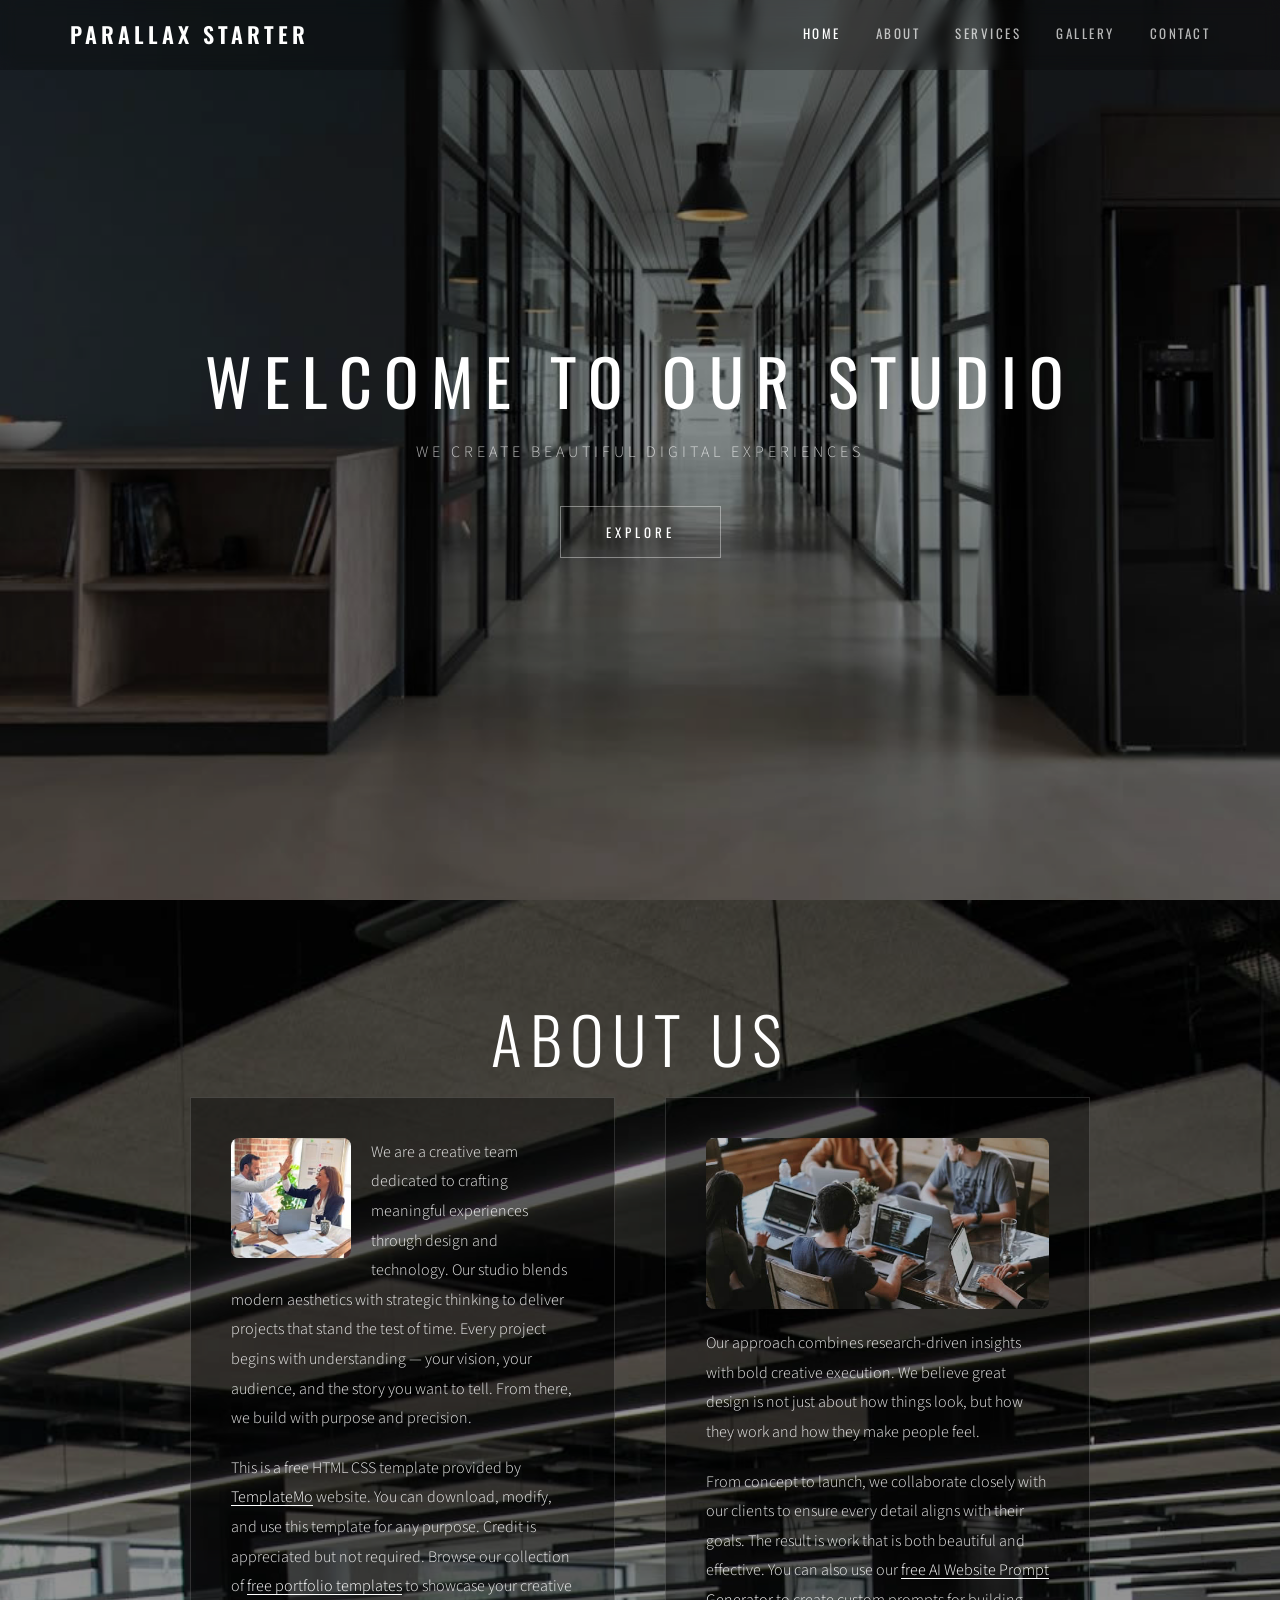
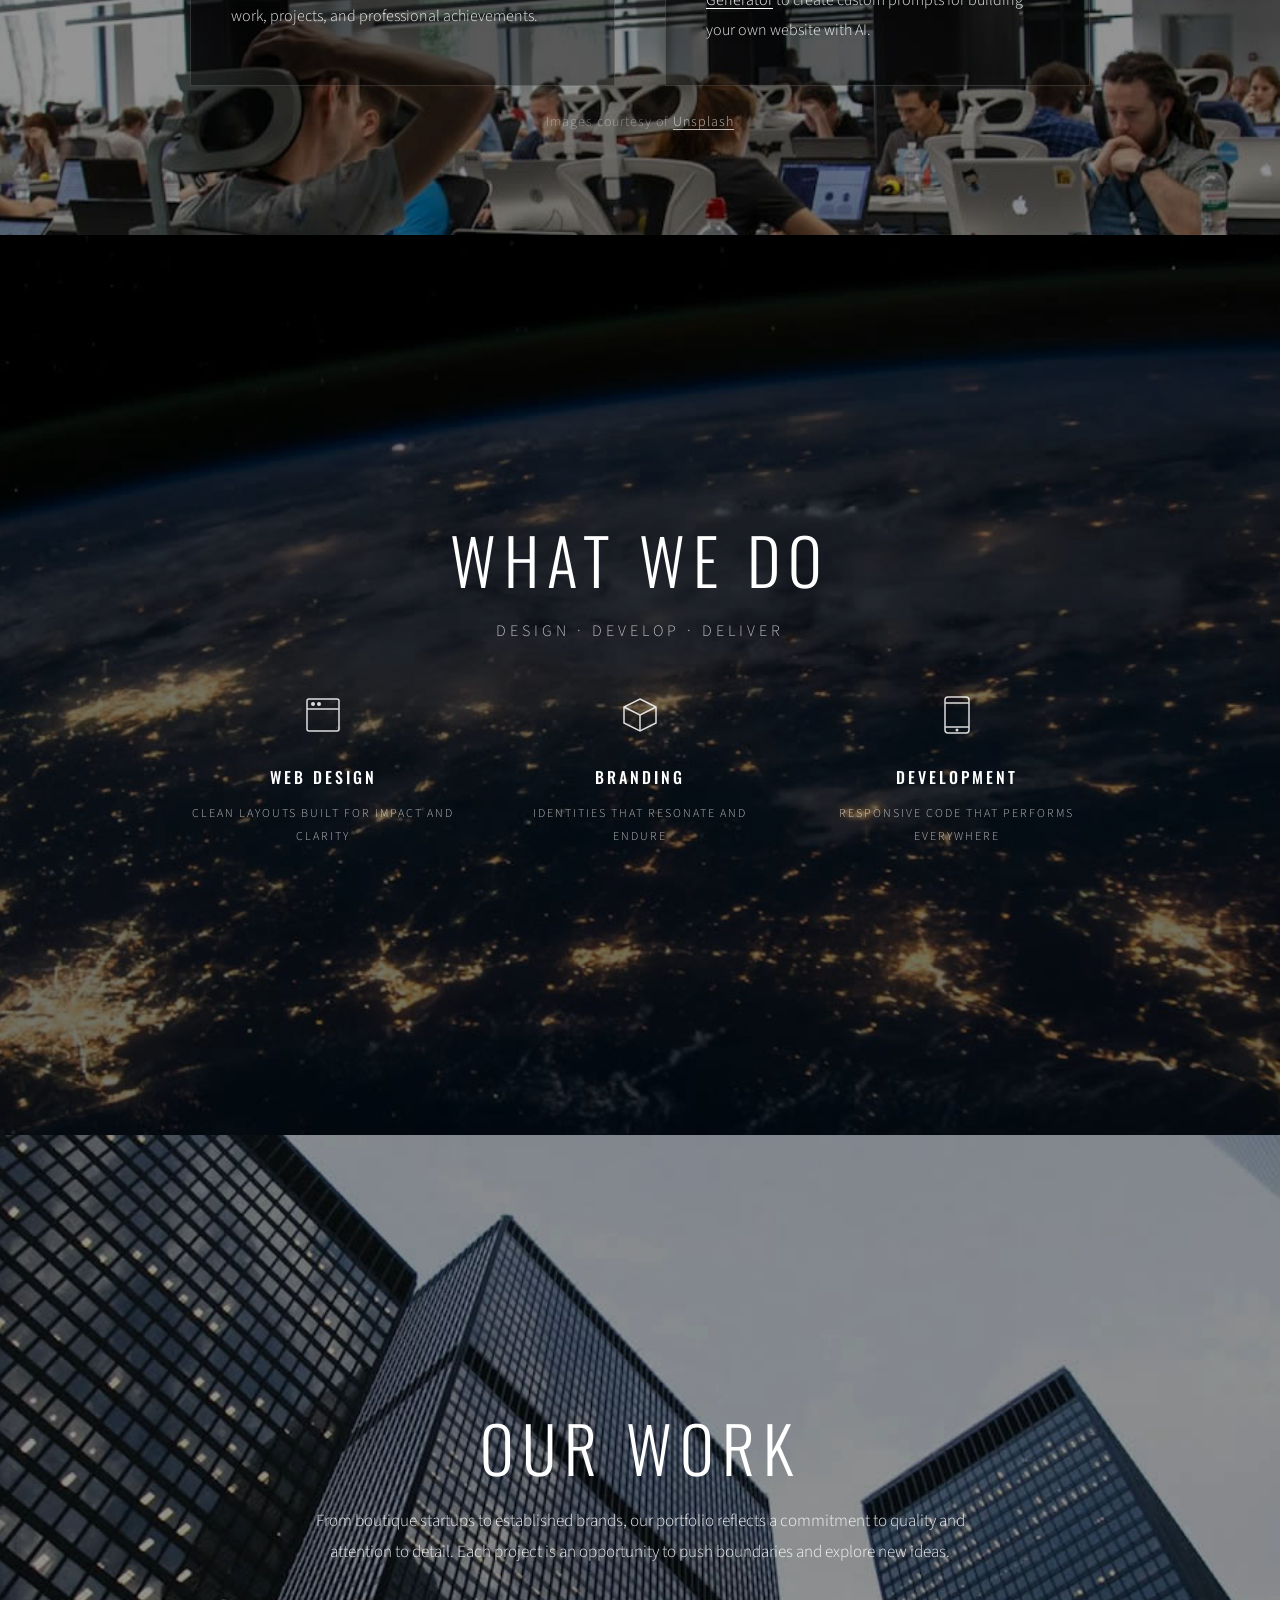
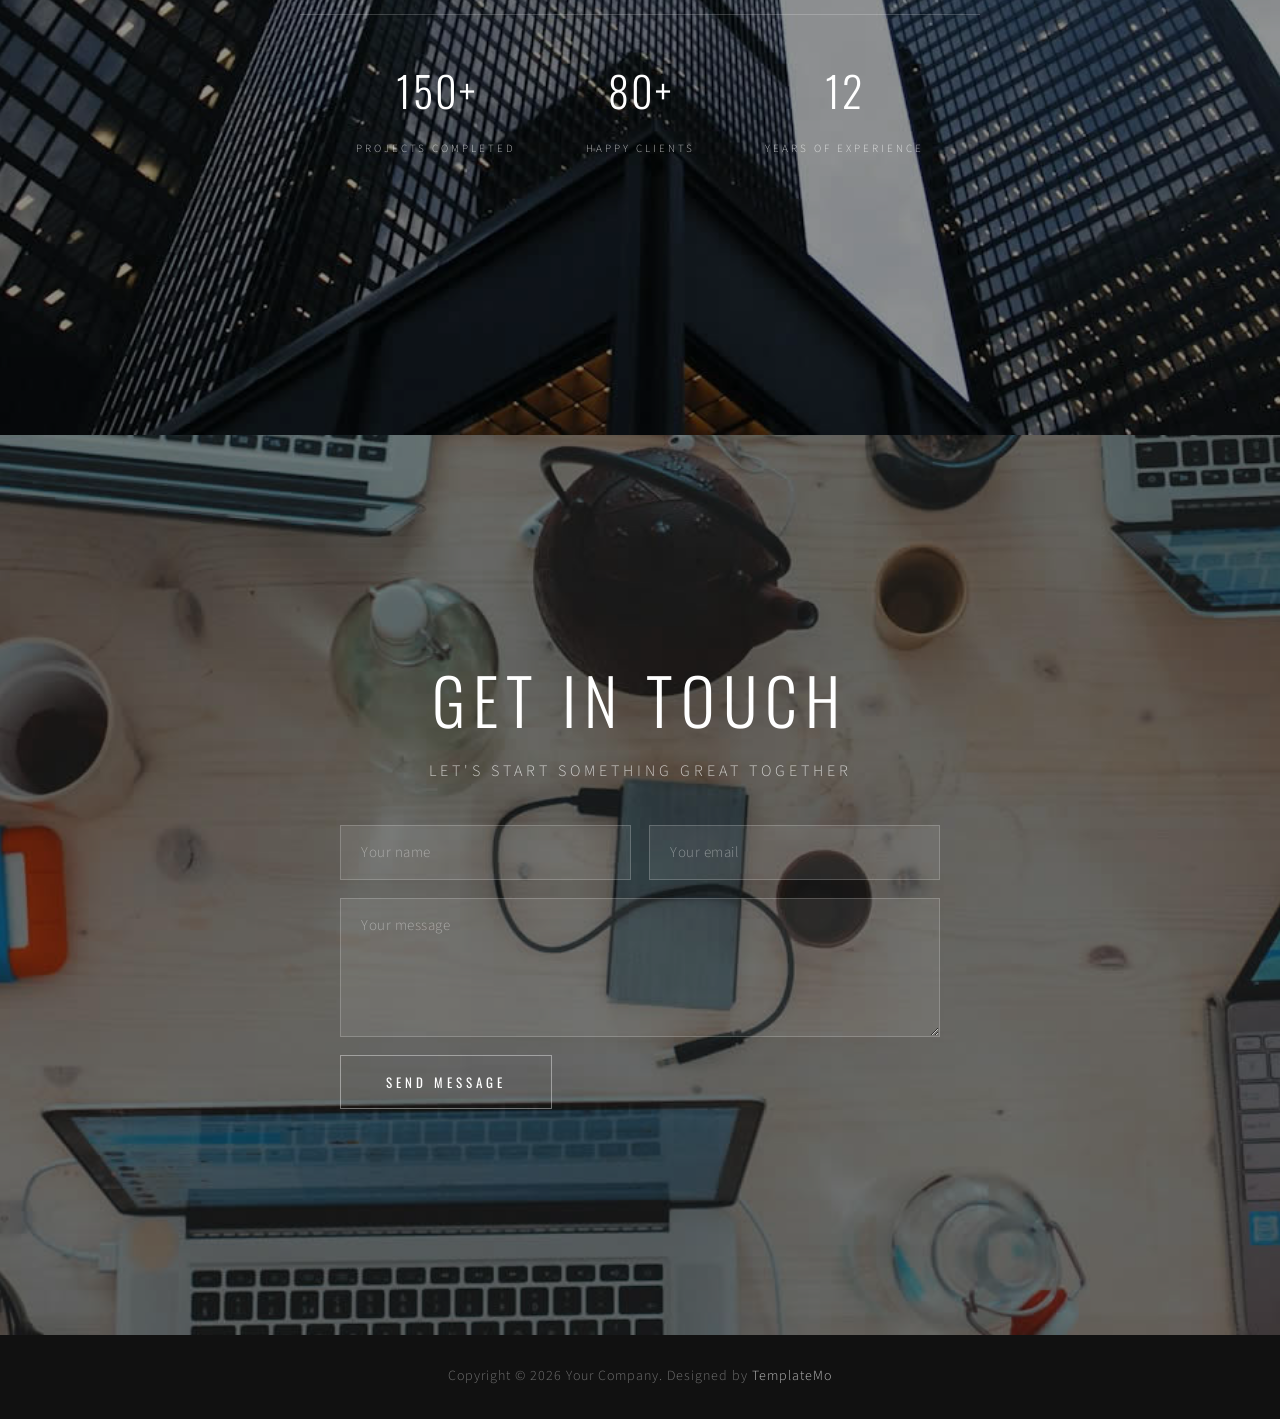
<file: templatemo_612_parallax_starter/index.html>
<!DOCTYPE html>
<html lang="en">
<head>
    <meta charset="UTF-8">
    <meta name="viewport" content="width=device-width, initial-scale=1.0">
    <title>Parallax Starter - Free HTML CSS Template</title>

    <link rel="preconnect" href="https://fonts.googleapis.com">
    <link rel="preconnect" href="https://fonts.gstatic.com" crossorigin>
    <link href="https://fonts.googleapis.com/css2?family=Oswald:wght@300;400;500;600;700&family=Source+Sans+3:ital,wght@0,300;0,400;0,600;1,300;1,400&display=swap" rel="stylesheet">

    <link rel="stylesheet" href="templatemo-parallax-starter.css">
    <!--

TemplateMo 612 Parallax Starter

https://templatemo.com/tm-612-parallax-starter

-->
</head>
<body>

    <!-- Navigation -->
    <nav id="templatemo-nav">
        <div class="nav-container">
            <a href="#home" class="nav-logo">PARALLAX STARTER</a>
            <button class="nav-toggle" id="navToggle" aria-label="Toggle navigation">
                <span></span>
                <span></span>
                <span></span>
            </button>
            <ul class="nav-links" id="navLinks">
                <li><a href="#home" class="active">HOME</a></li>
                <li><a href="#about">ABOUT</a></li>
                <li><a href="#services">SERVICES</a></li>
                <li><a href="#gallery">GALLERY</a></li>
                <li><a href="#contact">CONTACT</a></li>
            </ul>
        </div>
    </nav>

    <!-- Section 1: Home / Hero -->
    <section id="home" class="parallax-section">
        <div class="parallax-bg" data-speed="0.5" style="background-image: url('images/parallax-bg-01.jpg')"></div>
        <div class="parallax-overlay"></div>
        <div class="section-content">
            <h1 class="section-title hero-title">WELCOME TO OUR STUDIO</h1>
            <p class="section-subtitle caps">WE CREATE BEAUTIFUL DIGITAL EXPERIENCES</p>
            <a href="#about" class="btn-scroll">EXPLORE</a>
        </div>
    </section>

    <!-- Section 2: About -->
    <section id="about" class="parallax-section">
        <div class="parallax-bg" data-speed="0.45" style="background-image: url('images/parallax-bg-02.jpg')"></div>
        <div class="parallax-overlay"></div>
        <div class="section-content">
            <h2 class="section-title">ABOUT US</h2>
            <div class="about-cols">
                <div class="about-col">
                    <div class="about-thumb thumb-top-left">
                        <img src="images/about-01.jpg" alt="Our Team">
                    </div>
                    <p>We are a creative team dedicated to crafting meaningful experiences through design and technology. Our studio blends modern aesthetics with strategic thinking to deliver projects that stand the test of time. Every project begins with understanding — your vision, your audience, and the story you want to tell. From there, we build with purpose and precision.</p>
                    <p>This is a free HTML CSS template provided by <a href="https://templatemo.com" rel="nofollow" target="_blank">TemplateMo</a> website. You can download, modify, and use this template for any purpose. Credit is appreciated but not required. Browse our collection of <a href="https://templatemo.com/templates/portfolio-website-templates" rel="nofollow" target="_blank">free portfolio templates</a> to showcase your creative work, projects, and professional achievements.</p>
                </div>
                <div class="about-col">
                    <div class="about-thumb-wide">
                        <img src="images/about-02.jpg" alt="Our Process">
                    </div>
                    <p>Our approach combines research-driven insights with bold creative execution. We believe great design is not just about how things look, but how they work and how they make people feel.</p>
                    <p>From concept to launch, we collaborate closely with our clients to ensure every detail aligns with their goals. The result is work that is both beautiful and effective. You can also use our <a href="https://templatemo.com/ai-website-prompt-generator" rel="nofollow" target="_blank">free AI Website Prompt Generator</a> to create custom prompts for building your own website with AI.</p>
                </div>
            </div>
            <p class="unsplash-credit">Images courtesy of <a href="https://unsplash.com" target="_blank">Unsplash</a></p>
        </div>
    </section>

    <!-- Section 3: Services -->
    <section id="services" class="parallax-section">
        <div class="parallax-bg" data-speed="0.55" style="background-image: url('images/parallax-bg-03.jpg')"></div>
        <div class="parallax-overlay overlay-dark"></div>
        <div class="section-content">
            <h2 class="section-title">WHAT WE DO</h2>
            <p class="section-subtitle caps">DESIGN &middot; DEVELOP &middot; DELIVER</p>
            <div class="services-grid">
                <div class="service-item">
                    <div class="service-icon">
                        <svg width="40" height="40" viewBox="0 0 40 40" fill="none">
                            <rect x="4" y="4" width="32" height="32" rx="2" stroke="white" stroke-width="1.5"/>
                            <line x1="4" y1="14" x2="36" y2="14" stroke="white" stroke-width="1.5"/>
                            <circle cx="10" cy="9" r="2" fill="white"/>
                            <circle cx="16" cy="9" r="2" fill="white"/>
                        </svg>
                    </div>
                    <h3>WEB DESIGN</h3>
                    <p class="caps">CLEAN LAYOUTS BUILT FOR IMPACT AND CLARITY</p>
                </div>
                <div class="service-item">
                    <div class="service-icon">
                        <svg width="40" height="40" viewBox="0 0 40 40" fill="none">
                            <path d="M20 4L36 12V28L20 36L4 28V12L20 4Z" stroke="white" stroke-width="1.5"/>
                            <path d="M20 36V20" stroke="white" stroke-width="1.5"/>
                            <path d="M36 12L20 20" stroke="white" stroke-width="1.5"/>
                            <path d="M4 12L20 20" stroke="white" stroke-width="1.5"/>
                        </svg>
                    </div>
                    <h3>BRANDING</h3>
                    <p class="caps">IDENTITIES THAT RESONATE AND ENDURE</p>
                </div>
                <div class="service-item">
                    <div class="service-icon">
                        <svg width="40" height="40" viewBox="0 0 40 40" fill="none">
                            <rect x="8" y="2" width="24" height="36" rx="3" stroke="white" stroke-width="1.5"/>
                            <line x1="8" y1="8" x2="32" y2="8" stroke="white" stroke-width="1.5"/>
                            <line x1="8" y1="32" x2="32" y2="32" stroke="white" stroke-width="1.5"/>
                            <circle cx="20" cy="35" r="1.5" fill="white"/>
                        </svg>
                    </div>
                    <h3>DEVELOPMENT</h3>
                    <p class="caps">RESPONSIVE CODE THAT PERFORMS EVERYWHERE</p>
                </div>
            </div>
        </div>
    </section>

    <!-- Section 4: Gallery -->
    <section id="gallery" class="parallax-section">
        <div class="parallax-bg" data-speed="0.5" style="background-image: url('images/parallax-bg-04.jpg')"></div>
        <div class="parallax-overlay"></div>
        <div class="section-content">
            <h2 class="section-title">OUR WORK</h2>
            <div class="content-block">
                <p>From boutique startups to established brands, our portfolio reflects a commitment to quality and attention to detail. Each project is an opportunity to push boundaries and explore new ideas.</p>
                <div class="stats-row">
                    <div class="stat-item">
                        <span class="stat-number">150+</span>
                        <span class="stat-label caps">PROJECTS COMPLETED</span>
                    </div>
                    <div class="stat-item">
                        <span class="stat-number">80+</span>
                        <span class="stat-label caps">HAPPY CLIENTS</span>
                    </div>
                    <div class="stat-item">
                        <span class="stat-number">12</span>
                        <span class="stat-label caps">YEARS OF EXPERIENCE</span>
                    </div>
                </div>
            </div>
        </div>
    </section>

    <!-- Section 5: Contact -->
    <section id="contact" class="parallax-section">
        <div class="parallax-bg" data-speed="0.5" style="background-image: url('images/parallax-bg-05.jpg')"></div>
        <div class="parallax-overlay overlay-medium"></div>
        <div class="section-content">
            <h2 class="section-title">GET IN TOUCH</h2>
            <p class="section-subtitle caps">LET'S START SOMETHING GREAT TOGETHER</p>
            <div class="contact-form-wrap">
                <form id="contactForm" class="contact-form">
                    <div class="form-row">
                        <input type="text" placeholder="Your name" required>
                        <input type="email" placeholder="Your email" required>
                    </div>
                    <textarea placeholder="Your message" rows="5" required></textarea>
                    <button type="submit" class="btn-submit">SEND MESSAGE</button>
                </form>
            </div>
        </div>
    </section>

    <!-- Footer -->
    <footer id="templatemo-footer">
        <p>Copyright &copy; 2026 Your Company. Designed by <a href="https://templatemo.com" rel="nofollow" target="_blank">TemplateMo</a></p>
    </footer>
    <script src="templatemo-parallax-script.js"></script>
</body>
</html>
</file>
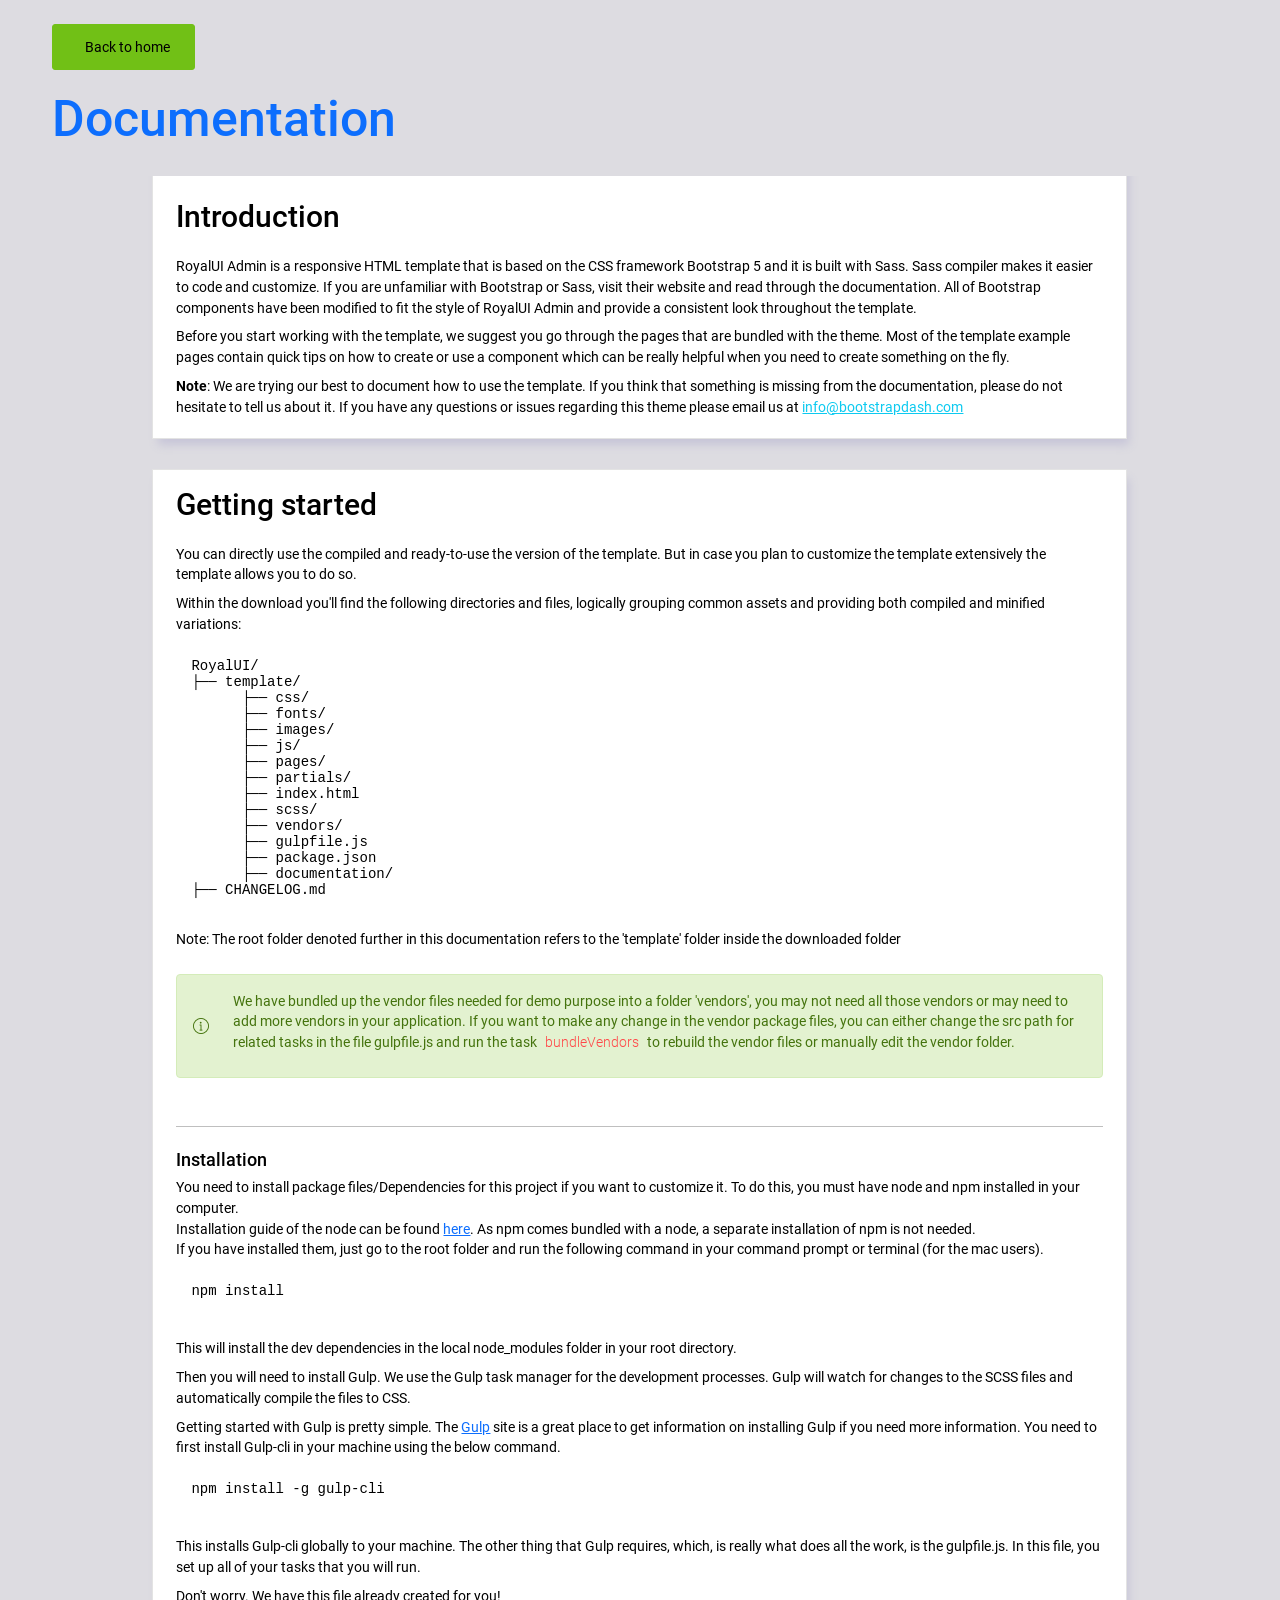
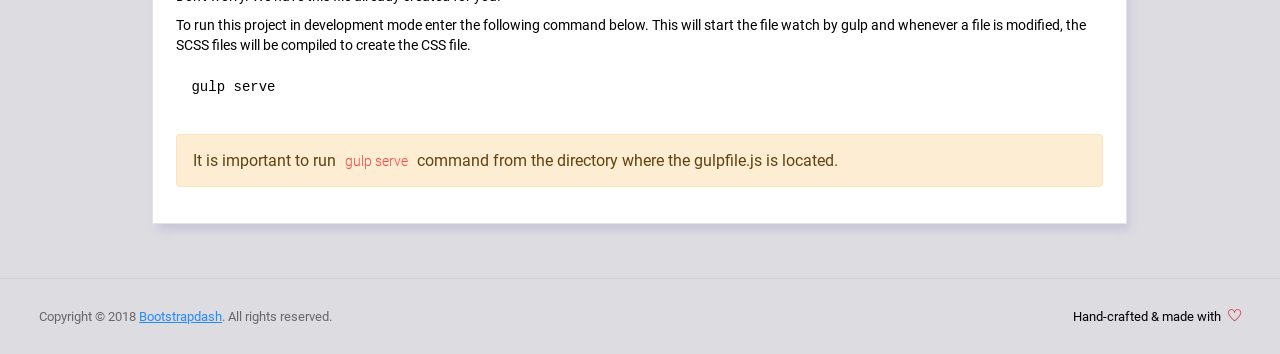
<file: admin/documentation/documentation.html>
<!DOCTYPE html>
<html lang="en">

<head>
  <!-- Required meta tags -->
  <meta charset="utf-8">
  <meta name="viewport" content="width=device-width, initial-scale=1, shrink-to-fit=no">
  <title>RoyalUI Admin Dashboard</title>
  <!-- plugins:css -->
  <link rel="stylesheet" href="../vendors/ti-icons/css/themify-icons.css">
  <link rel="stylesheet" href="../vendors/base/vendor.bundle.base.css">
  <!-- endinject -->
  <!-- plugin css for this page -->
  <!-- End plugin css for this page -->
  <!-- inject:css -->
  <link rel="stylesheet" href="../css/style.css">
  <!-- endinject -->
  <link rel="shortcut icon" href="../images/favicon.png" />
</head>

<body>
  <div class="container-scroller">
    <div class="container-fluid page-body-wrapper full-page-wrapper">
      <div class="main-panel w-100  documentation">
        <div class="content-wrapper">
          <div class="container-fluid">
            <div class="row">
              <div class="col-12 doc-header">
                <a class="btn btn-success" href="../index.html"><i class="mdi mdi-home me-2"></i>Back to home</a>
                <h1 class="text-primary mt-4">Documentation</h1>
              </div>
            </div>
            <div class="row doc-content">
              <div class="col-12 col-md-10 offset-md-1">
                <div class="col-12 grid-margin" id="doc-intro">
                    <div class="card">
                        <div class="card-body">
                            <h3 class="mb-4 mt-4">Introduction</h3>
                            <p>RoyalUI Admin is a responsive HTML template that is based on the CSS framework Bootstrap 5 and it is built with Sass. Sass compiler makes it easier to code and customize. If you are unfamiliar with Bootstrap or Sass, visit their
                                website and read through the documentation. All of Bootstrap components have been modified to fit the style of RoyalUI Admin and provide a consistent look throughout the template.</p>
                            <p>Before you start working with the template, we suggest you go through the pages that are bundled with the theme. Most of the template example pages contain quick tips on how to create or use a component which can
                                be really helpful when you need to create something on the fly.</p>
                            <p class="d-inline"><strong>Note</strong>: We are trying our best to document how to use the template. If you think that something is missing from the documentation, please do not hesitate to tell us about it. If you have any questions or issues regarding this theme please email us at <a class="d-inline text-info" href="mailto:info@bootstrapdash.com">info@bootstrapdash.com</a></p>
                        </div>
                    </div>
                </div>
                <div class="col-12 grid-margin" id="doc-started">
                    <div class="card">
                        <div class="card-body">
                            <h3 class="mb-4">Getting started</h3>
                            <p>You can directly use the compiled and ready-to-use the version of the template. But in case you plan to customize the template extensively the template allows you to do so.</p>
                            <p>Within the download you'll find the following directories and files, logically grouping common assets and providing both compiled and minified variations:</p>
                            <pre>
RoyalUI/
├── template/
      ├── css/
      ├── fonts/
      ├── images/
      ├── js/
      ├── pages/
      ├── partials/
      ├── index.html
      ├── scss/
      ├── vendors/
      ├── gulpfile.js
      ├── package.json                           
      ├── documentation/
├── CHANGELOG.md</pre>
                            <p class="mt-1">Note: The root folder denoted further in this documentation refers to the 'template' folder inside the downloaded folder</p>
                            <div class="alert alert-success mt-4 d-flex align-items-center" role="alert">
                              <i class="ti-info-alt me-4"></i>
                              <p>We have bundled up the vendor files needed for demo purpose into a folder 'vendors', you may not need all those vendors or may need to add more vendors in your application. If you want to make any change in the vendor package files, you can either change the src path for related tasks in the file gulpfile.js and run the task <code> bundleVendors </code> to rebuild the vendor files or manually edit the vendor folder.</p>
                            </div>
                            <hr class="mt-5">
                            <h4 class="mt-4">Installation</h4>
                            <p class="mb-0">
                              You need to install package files/Dependencies for this project if you want to customize it. To do this, you must have <span class="font-weight-bold">node and npm</span> installed in your computer.
                            </p>
                            <p class="mb-0">Installation guide of the node can be found <a href="https://nodejs.org/en/">here</a>. As npm comes bundled with a node, a separate installation of npm is not needed.</p>
                            <p>
                                If you have installed them, just go to the root folder and run the following command in your command prompt or terminal (for the mac users).
                            </p>
                            <pre class="shell-mode">
npm install</pre>
                            <p class="mt-4">
                              This will install the dev dependencies in the local <span class="font-weight-bold">node_modules</span> folder in your root directory.
                            </p>
                            <p class="mt-2">
                              Then you will need to install <span class="font-weight-bold">Gulp</span>. We use the Gulp task manager for the development processes. Gulp will watch for changes to the SCSS files and automatically compile the files to CSS.
                            </p>
                            <p>Getting started with Gulp is pretty simple. The <a href="https://gulpjs.com/" target="_blank">Gulp</a> site is a great place to get information on installing Gulp if you need more information. You need to first install Gulp-cli in your machine using the below command.</p>
                            <pre class="shell-mode">
npm install -g gulp-cli</pre>
                            <p class="mt-4">This installs Gulp-cli globally to your machine. The other thing that Gulp requires, which, is really what does all the work, is the gulpfile.js. In this file, you set up all of your tasks that you will run.</p>
                            <p>Don't worry. We have this file already created for you!</p>
                            <p>To run this project in development mode enter the following command below. This will start the file watch by gulp and whenever a file is modified, the SCSS files will be compiled to create the CSS file.</p>
<pre class="shell-mode">
gulp serve</pre>           
                            <div class="alert alert-warning mt-4" role="alert">
                              <i class="ti-info-alt-outline"></i>It is important to run <code>gulp serve</code> command from the directory where the gulpfile.js is located.
                            </div>
                        </div>
                    </div>
                </div>
              </div>
            </div>
          </div>
        </div>
        <!-- partial:../partials/_footer.html -->

        <footer class="footer">
          <div class="d-sm-flex justify-content-center justify-content-sm-between">
            <span class="text-muted text-center text-sm-left d-block d-sm-inline-block">Copyright © 2018 <a href="https://www.bootstrapdash.com/" target="_blank">Bootstrapdash</a>. All rights reserved.</span>
            <span class="float-none float-sm-right d-block mt-1 mt-sm-0 text-center">Hand-crafted & made with <i class="ti-heart text-danger ms-1"></i></span>
          </div>
        </footer>

        <!-- partial -->
      </div>
    </div>
  </div>
<!-- plugins:js -->
<script src="../vendors/base/vendor.bundle.base.js"></script>
<!-- endinject -->
<!-- inject:js -->
<script src="../js/off-canvas.js"></script>
<script src="../js/hoverable-collapse.js"></script>
<script src="../js/template.js"></script>
<script src="../js/todolist.js"></script>
<!-- endinject -->
<!-- Custom js for this page-->
<script src="../js/documentation.js"></script> 
<!-- End custom js for this page-->
</body>

</html>
</file>
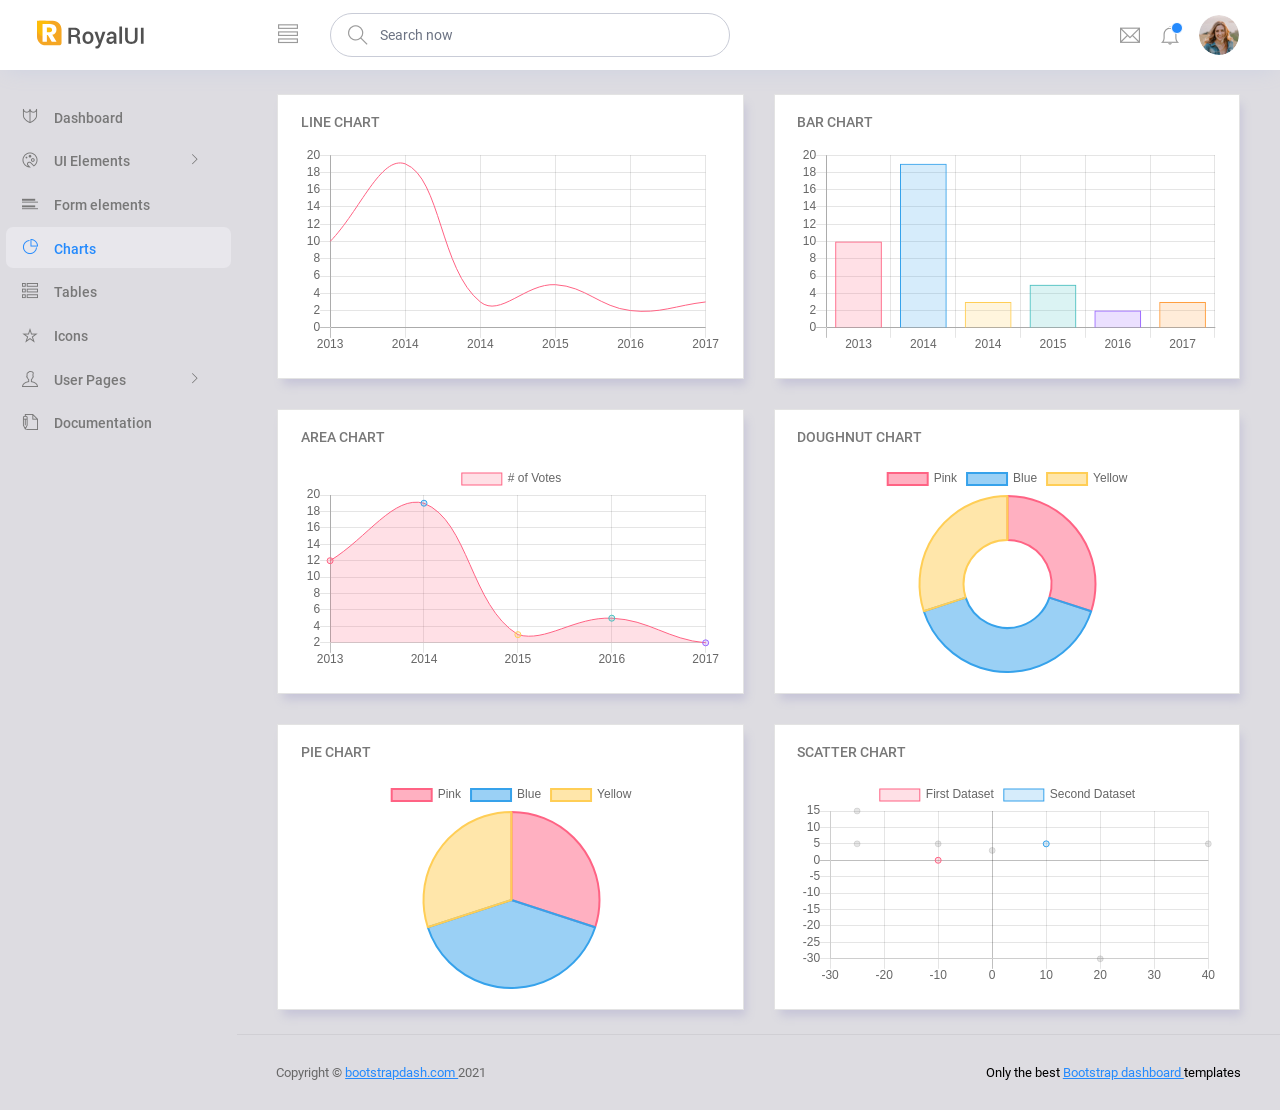
<file: admin/pages/charts/chartjs.html>
<!DOCTYPE html>
<html lang="en">

<head>
  <!-- Required meta tags -->
  <meta charset="utf-8">
  <meta name="viewport" content="width=device-width, initial-scale=1, shrink-to-fit=no">
  <title>RoyalUI Admin</title>
  <!-- plugins:css -->
  <link rel="stylesheet" href="../../vendors/ti-icons/css/themify-icons.css">
  <link rel="stylesheet" href="../../vendors/base/vendor.bundle.base.css">
  <!-- endinject -->
  <!-- inject:css -->
  <link rel="stylesheet" href="../../css/style.css">
  <!-- endinject -->
  <link rel="shortcut icon" href="../../images/favicon.png" />
</head>

<body>
  <div class="container-scroller">
    <!-- partial:../../partials/_navbar.html -->
    <nav class="navbar col-lg-12 col-12 p-0 fixed-top d-flex flex-row">
      <div class="text-center navbar-brand-wrapper d-flex align-items-center justify-content-center">
        <a class="navbar-brand brand-logo me-5" href="../../index.html"><img src="../../images/logo.svg" class="me-2" alt="logo"/></a>
        <a class="navbar-brand brand-logo-mini" href="../../index.html"><img src="../../images/logo-mini.svg" alt="logo"/></a>
      </div>
      <div class="navbar-menu-wrapper d-flex align-items-center justify-content-end">
        <button class="navbar-toggler navbar-toggler align-self-center" type="button" data-toggle="minimize">
          <span class="ti-view-list"></span>
        </button>
        <ul class="navbar-nav mr-lg-2">
          <li class="nav-item nav-search d-none d-lg-block">
            <div class="input-group">
              <div class="input-group-prepend hover-cursor" id="navbar-search-icon">
                <span class="input-group-text" id="search">
                  <i class="ti-search"></i>
                </span>
              </div>
              <input type="text" class="form-control" id="navbar-search-input" placeholder="Search now" aria-label="search" aria-describedby="search">
            </div>
          </li>
        </ul>
        <ul class="navbar-nav navbar-nav-right">
          <li class="nav-item dropdown me-1">
            <a class="nav-link count-indicator dropdown-toggle d-flex justify-content-center align-items-center" id="messageDropdown" href="#" data-bs-toggle="dropdown">
              <i class="ti-email mx-0"></i>
            </a>
            <div class="dropdown-menu dropdown-menu-right navbar-dropdown" aria-labelledby="messageDropdown">
              <p class="mb-0 font-weight-normal float-left dropdown-header">Messages</p>
              <a class="dropdown-item">
                <div class="item-thumbnail">
                    <img src="../../images/faces/face4.jpg" alt="image" class="profile-pic">
                </div>
                <div class="item-content flex-grow">
                  <h6 class="ellipsis font-weight-normal">David Grey
                  </h6>
                  <p class="font-weight-light small-text text-muted mb-0">
                    The meeting is cancelled
                  </p>
                </div>
              </a>
              <a class="dropdown-item">
                <div class="item-thumbnail">
                    <img src="../../images/faces/face2.jpg" alt="image" class="profile-pic">
                </div>
                <div class="item-content flex-grow">
                  <h6 class="ellipsis font-weight-normal">Tim Cook
                  </h6>
                  <p class="font-weight-light small-text text-muted mb-0">
                    New product launch
                  </p>
                </div>
              </a>
              <a class="dropdown-item">
                <div class="item-thumbnail">
                    <img src="../../images/faces/face3.jpg" alt="image" class="profile-pic">
                </div>
                <div class="item-content flex-grow">
                  <h6 class="ellipsis font-weight-normal"> Johnson
                  </h6>
                  <p class="font-weight-light small-text text-muted mb-0">
                    Upcoming board meeting
                  </p>
                </div>
              </a>
            </div>
          </li>
          <li class="nav-item dropdown">
            <a class="nav-link count-indicator dropdown-toggle" id="notificationDropdown" href="#" data-bs-toggle="dropdown">
              <i class="ti-bell mx-0"></i>
              <span class="count"></span>
            </a>
            <div class="dropdown-menu dropdown-menu-right navbar-dropdown" aria-labelledby="notificationDropdown">
              <p class="mb-0 font-weight-normal float-left dropdown-header">Notifications</p>
              <a class="dropdown-item">
                <div class="item-thumbnail">
                  <div class="item-icon bg-success">
                    <i class="ti-info-alt mx-0"></i>
                  </div>
                </div>
                <div class="item-content">
                  <h6 class="font-weight-normal">Application Error</h6>
                  <p class="font-weight-light small-text mb-0 text-muted">
                    Just now
                  </p>
                </div>
              </a>
              <a class="dropdown-item">
                <div class="item-thumbnail">
                  <div class="item-icon bg-warning">
                    <i class="ti-settings mx-0"></i>
                  </div>
                </div>
                <div class="item-content">
                  <h6 class="font-weight-normal">Settings</h6>
                  <p class="font-weight-light small-text mb-0 text-muted">
                    Private message
                  </p>
                </div>
              </a>
              <a class="dropdown-item">
                <div class="item-thumbnail">
                  <div class="item-icon bg-info">
                    <i class="ti-user mx-0"></i>
                  </div>
                </div>
                <div class="item-content">
                  <h6 class="font-weight-normal">New user registration</h6>
                  <p class="font-weight-light small-text mb-0 text-muted">
                    2 days ago
                  </p>
                </div>
              </a>
            </div>
          </li>
          <li class="nav-item nav-profile dropdown">
            <a class="nav-link dropdown-toggle" href="#" data-bs-toggle="dropdown" id="profileDropdown">
              <img src="../../images/faces/face28.jpg" alt="profile"/>
            </a>
            <div class="dropdown-menu dropdown-menu-right navbar-dropdown" aria-labelledby="profileDropdown">
              <a class="dropdown-item">
                <i class="ti-settings text-primary"></i>
                Settings
              </a>
              <a class="dropdown-item">
                <i class="ti-power-off text-primary"></i>
                Logout
              </a>
            </div>
          </li>
        </ul>
        <button class="navbar-toggler navbar-toggler-right d-lg-none align-self-center" type="button" data-toggle="offcanvas">
          <span class="ti-view-list"></span>
        </button>
      </div>
    </nav>
    <!-- partial -->
    <div class="container-fluid page-body-wrapper">
      <!-- partial:../../partials/_sidebar.html -->
      <nav class="sidebar sidebar-offcanvas" id="sidebar">
        <ul class="nav">
          <li class="nav-item">
            <a class="nav-link" href="../../index.html">
              <i class="ti-shield menu-icon"></i>
              <span class="menu-title">Dashboard</span>
            </a>
          </li>
          <li class="nav-item">
            <a class="nav-link" data-bs-toggle="collapse" href="#ui-basic" aria-expanded="false" aria-controls="ui-basic">
              <i class="ti-palette menu-icon"></i>
              <span class="menu-title">UI Elements</span>
              <i class="menu-arrow"></i>
            </a>
            <div class="collapse" id="ui-basic">
              <ul class="nav flex-column sub-menu">
                <li class="nav-item"> <a class="nav-link" href="../../pages/ui-features/buttons.html">Buttons</a></li>
                <li class="nav-item"> <a class="nav-link" href="../../pages/ui-features/typography.html">Typography</a></li>
              </ul>
            </div>
          </li>
          <li class="nav-item">
            <a class="nav-link" href="../../pages/forms/basic_elements.html">
              <i class="ti-layout-list-post menu-icon"></i>
              <span class="menu-title">Form elements</span>
            </a>
          </li>
          <li class="nav-item">
            <a class="nav-link" href="../../pages/charts/chartjs.html">
              <i class="ti-pie-chart menu-icon"></i>
              <span class="menu-title">Charts</span>
            </a>
          </li>
          <li class="nav-item">
            <a class="nav-link" href="../../pages/tables/basic-table.html">
              <i class="ti-view-list-alt menu-icon"></i>
              <span class="menu-title">Tables</span>
            </a>
          </li>
          <li class="nav-item">
            <a class="nav-link" href="../../pages/icons/themify.html">
              <i class="ti-star menu-icon"></i>
              <span class="menu-title">Icons</span>
            </a>
          </li>
          <li class="nav-item">
            <a class="nav-link" data-bs-toggle="collapse" href="#auth" aria-expanded="false" aria-controls="auth">
              <i class="ti-user menu-icon"></i>
              <span class="menu-title">User Pages</span>
              <i class="menu-arrow"></i>
            </a>
            <div class="collapse" id="auth">
              <ul class="nav flex-column sub-menu">
                <li class="nav-item"> <a class="nav-link" href="../../pages/samples/login.html"> Login </a></li>
                <li class="nav-item"> <a class="nav-link" href="../../pages/samples/login-2.html"> Login 2 </a></li>
                <li class="nav-item"> <a class="nav-link" href="../../pages/samples/register.html"> Register </a></li>
                <li class="nav-item"> <a class="nav-link" href="../../pages/samples/register-2.html"> Register 2 </a></li>
                <li class="nav-item"> <a class="nav-link" href="../../pages/samples/lock-screen.html"> Lockscreen </a></li>
              </ul>
            </div>
          </li>
          <li class="nav-item">
            <a class="nav-link" href="../../documentation/documentation.html">
              <i class="ti-write menu-icon"></i>
              <span class="menu-title">Documentation</span>
            </a>
          </li>
        </ul>
      </nav>
      <!-- partial -->
      <div class="main-panel">
        <div class="content-wrapper">
          <div class="row">
            <div class="col-lg-6 grid-margin stretch-card">
              <div class="card">
                <div class="card-body">
                  <h4 class="card-title">Line chart</h4>
                  <canvas id="lineChart"></canvas>
                </div>
              </div>
            </div>
            <div class="col-lg-6 grid-margin stretch-card">
              <div class="card">
                <div class="card-body">
                  <h4 class="card-title">Bar chart</h4>
                  <canvas id="barChart"></canvas>
                </div>
              </div>
            </div>
          </div>
          <div class="row">
            <div class="col-lg-6 grid-margin stretch-card">
              <div class="card">
                <div class="card-body">
                  <h4 class="card-title">Area chart</h4>
                  <canvas id="areaChart"></canvas>
                </div>
              </div>
            </div>
            <div class="col-lg-6 grid-margin stretch-card">
              <div class="card">
                <div class="card-body">
                  <h4 class="card-title">Doughnut chart</h4>
                  <canvas id="doughnutChart"></canvas>
                </div>
              </div>
            </div>
          </div>
          <div class="row">
            <div class="col-lg-6 grid-margin grid-margin-lg-0 stretch-card">
              <div class="card">
                <div class="card-body">
                  <h4 class="card-title">Pie chart</h4>
                  <canvas id="pieChart"></canvas>
                </div>
              </div>
            </div>
            <div class="col-lg-6 grid-margin grid-margin-lg-0 stretch-card">
              <div class="card">
                <div class="card-body">
                  <h4 class="card-title">Scatter chart</h4>
                  <canvas id="scatterChart"></canvas>
                </div>
              </div>
            </div>
          </div>
        </div>
        <!-- content-wrapper ends -->
        <!-- partial:../../partials/_footer.html -->
        <footer class="footer">
          <div class="d-sm-flex justify-content-center justify-content-sm-between">
            <span class="text-muted text-center text-sm-left d-block d-sm-inline-block">Copyright © <a href="https://www.bootstrapdash.com/" target="_blank">bootstrapdash.com </a>2021</span>
            <span class="float-none float-sm-right d-block mt-1 mt-sm-0 text-center">Only the best <a href="https://www.bootstrapdash.com/" target="_blank"> Bootstrap dashboard </a> templates</span>
          </div>
        </footer>
        <!-- partial -->
      </div>
      <!-- main-panel ends -->
    </div>
    <!-- page-body-wrapper ends -->
  </div>
  <!-- container-scroller -->
  <!-- plugins:js -->
  <script src="../../vendors/base/vendor.bundle.base.js"></script>
  <!-- endinject -->
  <!-- Plugin js for this page-->
  <script src="../../vendors/chart.js/Chart.min.js"></script>
  <!-- End plugin js for this page-->
  <!-- inject:js -->
  <script src="../../js/off-canvas.js"></script>
  <script src="../../js/hoverable-collapse.js"></script>
  <script src="../../js/template.js"></script>
  <script src="../../js/todolist.js"></script>
  <!-- endinject -->
  <!-- Custom js for this page-->
  <script src="../../js/chart.js"></script>
  <!-- End custom js for this page-->
</body>

</html>
</file>
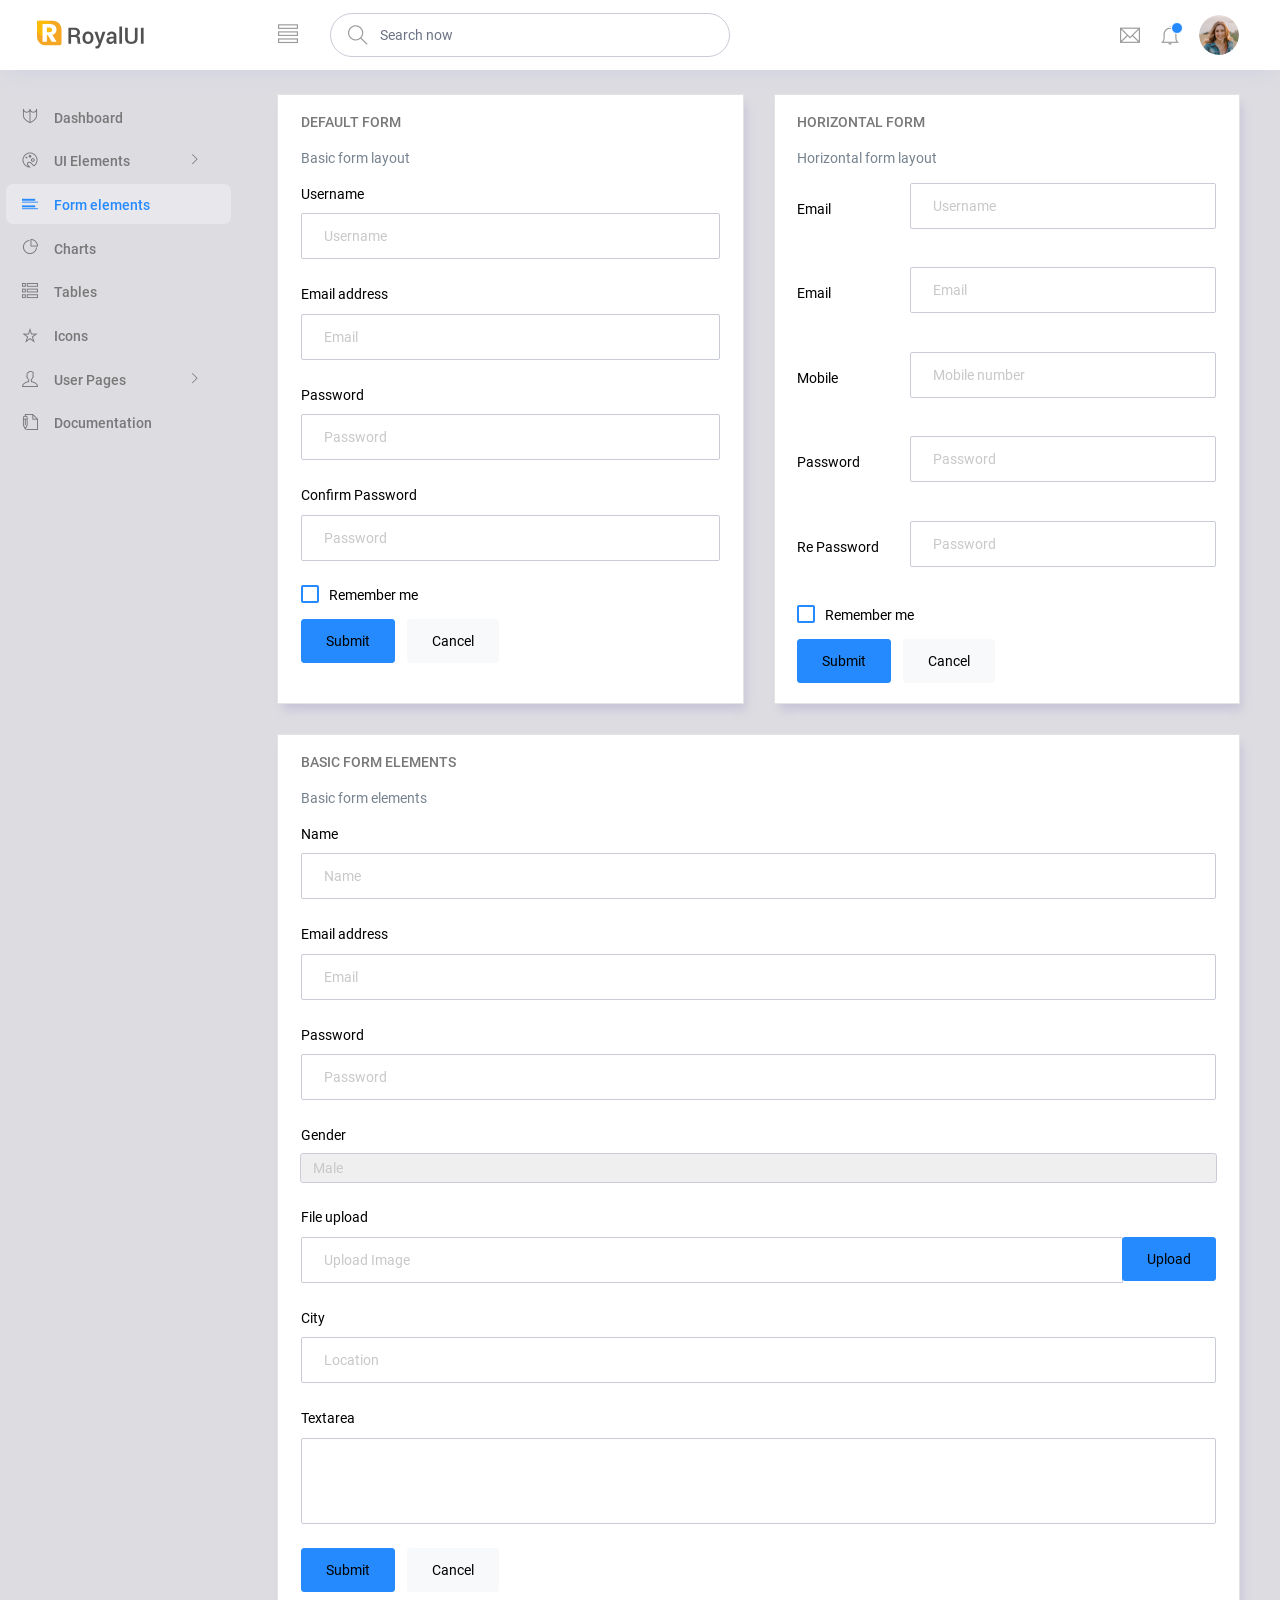
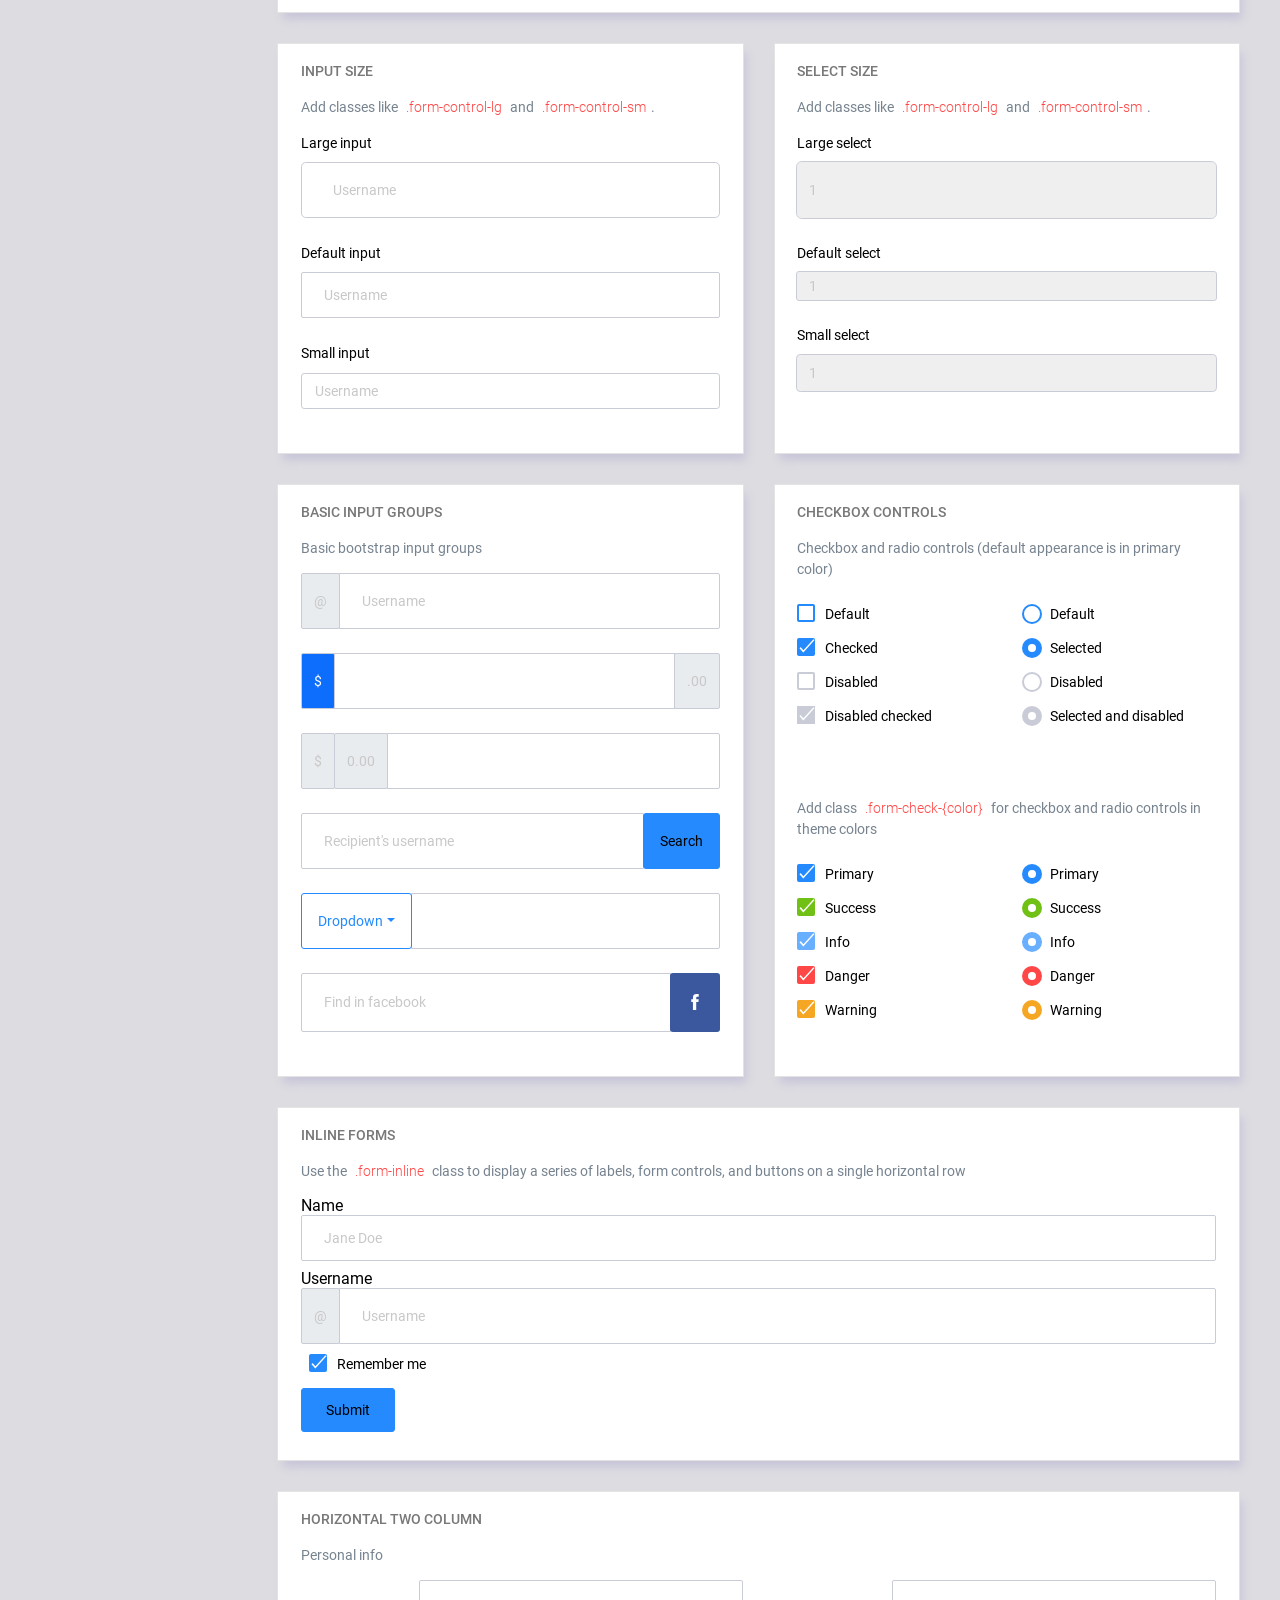
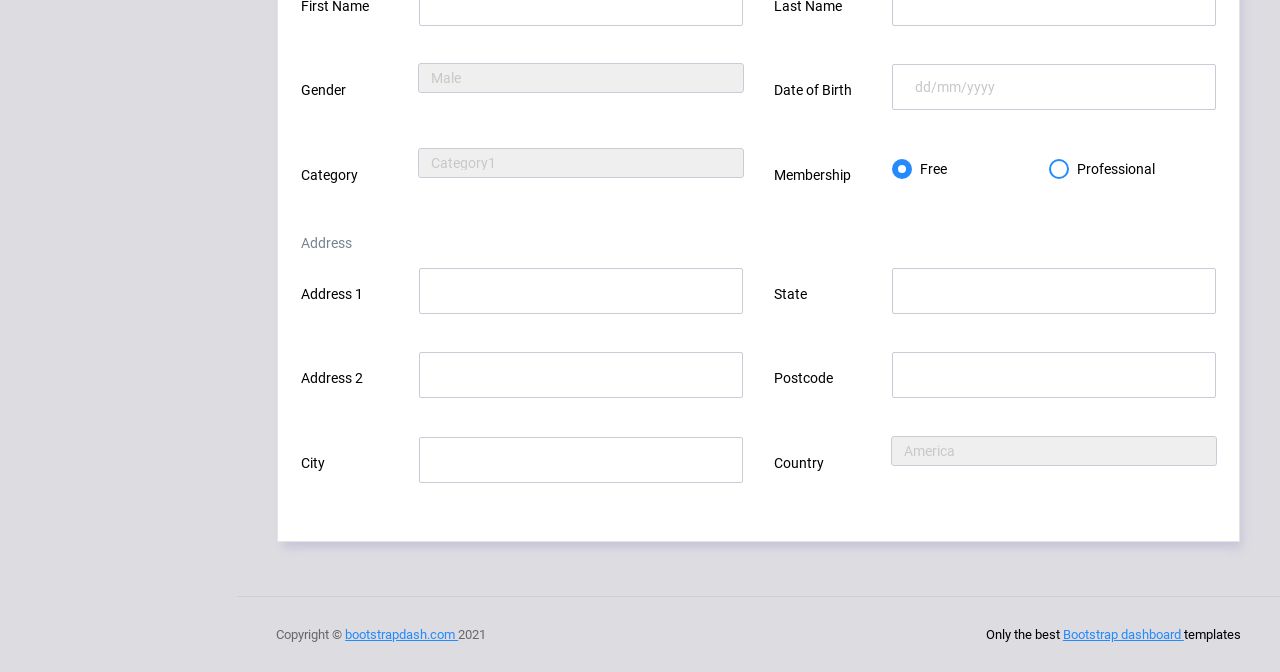
<file: admin/pages/forms/basic_elements.html>
<!DOCTYPE html>
<html lang="en">

<head>
  <!-- Required meta tags -->
  <meta charset="utf-8">
  <meta name="viewport" content="width=device-width, initial-scale=1, shrink-to-fit=no">
  <title>RoyalUI Admin</title>
  <!-- plugins:css -->
  <link rel="stylesheet" href="../../vendors/ti-icons/css/themify-icons.css">
  <link rel="stylesheet" href="../../vendors/base/vendor.bundle.base.css">
  <!-- endinject -->
  <!-- plugin css for this page -->
  <!-- End plugin css for this page -->
  <!-- inject:css -->
  <link rel="stylesheet" href="../../css/style.css">
  <!-- endinject -->
  <link rel="shortcut icon" href="../../images/favicon.png" />
</head>

<body>
  <div class="container-scroller">
    <!-- partial:../../partials/_navbar.html -->
    <nav class="navbar col-lg-12 col-12 p-0 fixed-top d-flex flex-row">
      <div class="text-center navbar-brand-wrapper d-flex align-items-center justify-content-center">
        <a class="navbar-brand brand-logo me-5" href="../../index.html"><img src="../../images/logo.svg" class="me-2" alt="logo"/></a>
        <a class="navbar-brand brand-logo-mini" href="../../index.html"><img src="../../images/logo-mini.svg" alt="logo"/></a>
      </div>
      <div class="navbar-menu-wrapper d-flex align-items-center justify-content-end">
        <button class="navbar-toggler navbar-toggler align-self-center" type="button" data-toggle="minimize">
          <span class="ti-view-list"></span>
        </button>
        <ul class="navbar-nav mr-lg-2">
          <li class="nav-item nav-search d-none d-lg-block">
            <div class="input-group">
              <div class="input-group-prepend hover-cursor" id="navbar-search-icon">
                <span class="input-group-text" id="search">
                  <i class="ti-search"></i>
                </span>
              </div>
              <input type="text" class="form-control" id="navbar-search-input" placeholder="Search now" aria-label="search" aria-describedby="search">
            </div>
          </li>
        </ul>
        <ul class="navbar-nav navbar-nav-right">
          <li class="nav-item dropdown me-1">
            <a class="nav-link count-indicator dropdown-toggle d-flex justify-content-center align-items-center" id="messageDropdown" href="#" data-bs-toggle="dropdown">
              <i class="ti-email mx-0"></i>
            </a>
            <div class="dropdown-menu dropdown-menu-right navbar-dropdown" aria-labelledby="messageDropdown">
              <p class="mb-0 font-weight-normal float-left dropdown-header">Messages</p>
              <a class="dropdown-item">
                <div class="item-thumbnail">
                    <img src="../../images/faces/face4.jpg" alt="image" class="profile-pic">
                </div>
                <div class="item-content flex-grow">
                  <h6 class="ellipsis font-weight-normal">David Grey
                  </h6>
                  <p class="font-weight-light small-text text-muted mb-0">
                    The meeting is cancelled
                  </p>
                </div>
              </a>
              <a class="dropdown-item">
                <div class="item-thumbnail">
                    <img src="../../images/faces/face2.jpg" alt="image" class="profile-pic">
                </div>
                <div class="item-content flex-grow">
                  <h6 class="ellipsis font-weight-normal">Tim Cook
                  </h6>
                  <p class="font-weight-light small-text text-muted mb-0">
                    New product launch
                  </p>
                </div>
              </a>
              <a class="dropdown-item">
                <div class="item-thumbnail">
                    <img src="../../images/faces/face3.jpg" alt="image" class="profile-pic">
                </div>
                <div class="item-content flex-grow">
                  <h6 class="ellipsis font-weight-normal"> Johnson
                  </h6>
                  <p class="font-weight-light small-text text-muted mb-0">
                    Upcoming board meeting
                  </p>
                </div>
              </a>
            </div>
          </li>
          <li class="nav-item dropdown">
            <a class="nav-link count-indicator dropdown-toggle" id="notificationDropdown" href="#" data-bs-toggle="dropdown">
              <i class="ti-bell mx-0"></i>
              <span class="count"></span>
            </a>
            <div class="dropdown-menu dropdown-menu-right navbar-dropdown" aria-labelledby="notificationDropdown">
              <p class="mb-0 font-weight-normal float-left dropdown-header">Notifications</p>
              <a class="dropdown-item">
                <div class="item-thumbnail">
                  <div class="item-icon bg-success">
                    <i class="ti-info-alt mx-0"></i>
                  </div>
                </div>
                <div class="item-content">
                  <h6 class="font-weight-normal">Application Error</h6>
                  <p class="font-weight-light small-text mb-0 text-muted">
                    Just now
                  </p>
                </div>
              </a>
              <a class="dropdown-item">
                <div class="item-thumbnail">
                  <div class="item-icon bg-warning">
                    <i class="ti-settings mx-0"></i>
                  </div>
                </div>
                <div class="item-content">
                  <h6 class="font-weight-normal">Settings</h6>
                  <p class="font-weight-light small-text mb-0 text-muted">
                    Private message
                  </p>
                </div>
              </a>
              <a class="dropdown-item">
                <div class="item-thumbnail">
                  <div class="item-icon bg-info">
                    <i class="ti-user mx-0"></i>
                  </div>
                </div>
                <div class="item-content">
                  <h6 class="font-weight-normal">New user registration</h6>
                  <p class="font-weight-light small-text mb-0 text-muted">
                    2 days ago
                  </p>
                </div>
              </a>
            </div>
          </li>
          <li class="nav-item nav-profile dropdown">
            <a class="nav-link dropdown-toggle" href="#" data-bs-toggle="dropdown" id="profileDropdown">
              <img src="../../images/faces/face28.jpg" alt="profile"/>
            </a>
            <div class="dropdown-menu dropdown-menu-right navbar-dropdown" aria-labelledby="profileDropdown">
              <a class="dropdown-item">
                <i class="ti-settings text-primary"></i>
                Settings
              </a>
              <a class="dropdown-item">
                <i class="ti-power-off text-primary"></i>
                Logout
              </a>
            </div>
          </li>
        </ul>
        <button class="navbar-toggler navbar-toggler-right d-lg-none align-self-center" type="button" data-toggle="offcanvas">
          <span class="ti-view-list"></span>
        </button>
      </div>
    </nav>
    <!-- partial -->
    <div class="container-fluid page-body-wrapper">
      <!-- partial:../../partials/_sidebar.html -->
      <nav class="sidebar sidebar-offcanvas" id="sidebar">
        <ul class="nav">
          <li class="nav-item">
            <a class="nav-link" href="../../index.html">
              <i class="ti-shield menu-icon"></i>
              <span class="menu-title">Dashboard</span>
            </a>
          </li>
          <li class="nav-item">
            <a class="nav-link" data-bs-toggle="collapse" href="#ui-basic" aria-expanded="false" aria-controls="ui-basic">
              <i class="ti-palette menu-icon"></i>
              <span class="menu-title">UI Elements</span>
              <i class="menu-arrow"></i>
            </a>
            <div class="collapse" id="ui-basic">
              <ul class="nav flex-column sub-menu">
                <li class="nav-item"> <a class="nav-link" href="../../pages/ui-features/buttons.html">Buttons</a></li>
                <li class="nav-item"> <a class="nav-link" href="../../pages/ui-features/typography.html">Typography</a></li>
              </ul>
            </div>
          </li>
          <li class="nav-item">
            <a class="nav-link" href="../../pages/forms/basic_elements.html">
              <i class="ti-layout-list-post menu-icon"></i>
              <span class="menu-title">Form elements</span>
            </a>
          </li>
          <li class="nav-item">
            <a class="nav-link" href="../../pages/charts/chartjs.html">
              <i class="ti-pie-chart menu-icon"></i>
              <span class="menu-title">Charts</span>
            </a>
          </li>
          <li class="nav-item">
            <a class="nav-link" href="../../pages/tables/basic-table.html">
              <i class="ti-view-list-alt menu-icon"></i>
              <span class="menu-title">Tables</span>
            </a>
          </li>
          <li class="nav-item">
            <a class="nav-link" href="../../pages/icons/themify.html">
              <i class="ti-star menu-icon"></i>
              <span class="menu-title">Icons</span>
            </a>
          </li>
          <li class="nav-item">
            <a class="nav-link" data-bs-toggle="collapse" href="#auth" aria-expanded="false" aria-controls="auth">
              <i class="ti-user menu-icon"></i>
              <span class="menu-title">User Pages</span>
              <i class="menu-arrow"></i>
            </a>
            <div class="collapse" id="auth">
              <ul class="nav flex-column sub-menu">
                <li class="nav-item"> <a class="nav-link" href="../../pages/samples/login.html"> Login </a></li>
                <li class="nav-item"> <a class="nav-link" href="../../pages/samples/login-2.html"> Login 2 </a></li>
                <li class="nav-item"> <a class="nav-link" href="../../pages/samples/register.html"> Register </a></li>
                <li class="nav-item"> <a class="nav-link" href="../../pages/samples/register-2.html"> Register 2 </a></li>
                <li class="nav-item"> <a class="nav-link" href="../../pages/samples/lock-screen.html"> Lockscreen </a></li>
              </ul>
            </div>
          </li>
          <li class="nav-item">
            <a class="nav-link" href="../../documentation/documentation.html">
              <i class="ti-write menu-icon"></i>
              <span class="menu-title">Documentation</span>
            </a>
          </li>
        </ul>
      </nav>
      <!-- partial -->
      <div class="main-panel">        
        <div class="content-wrapper">
          <div class="row">
            <div class="col-md-6 grid-margin stretch-card">
              <div class="card">
                <div class="card-body">
                  <h4 class="card-title">Default form</h4>
                  <p class="card-description">
                    Basic form layout
                  </p>
                  <form class="forms-sample">
                    <div class="form-group">
                      <label for="exampleInputUsername1">Username</label>
                      <input type="text" class="form-control" id="exampleInputUsername1" placeholder="Username">
                    </div>
                    <div class="form-group">
                      <label for="exampleInputEmail1">Email address</label>
                      <input type="email" class="form-control" id="exampleInputEmail1" placeholder="Email">
                    </div>
                    <div class="form-group">
                      <label for="exampleInputPassword1">Password</label>
                      <input type="password" class="form-control" id="exampleInputPassword1" placeholder="Password">
                    </div>
                    <div class="form-group">
                      <label for="exampleInputConfirmPassword1">Confirm Password</label>
                      <input type="password" class="form-control" id="exampleInputConfirmPassword1" placeholder="Password">
                    </div>
                    <div class="form-check form-check-flat form-check-primary">
                      <label class="form-check-label">
                        <input type="checkbox" class="form-check-input">
                        Remember me
                      </label>
                    </div>
                    <button type="submit" class="btn btn-primary me-2">Submit</button>
                    <button class="btn btn-light">Cancel</button>
                  </form>
                </div>
              </div>
            </div>
            <div class="col-md-6 grid-margin stretch-card">
              <div class="card">
                <div class="card-body">
                  <h4 class="card-title">Horizontal Form</h4>
                  <p class="card-description">
                    Horizontal form layout
                  </p>
                  <form class="forms-sample">
                    <div class="form-group row">
                      <label for="exampleInputUsername2" class="col-sm-3 col-form-label">Email</label>
                      <div class="col-sm-9">
                        <input type="text" class="form-control" id="exampleInputUsername2" placeholder="Username">
                      </div>
                    </div>
                    <div class="form-group row">
                      <label for="exampleInputEmail2" class="col-sm-3 col-form-label">Email</label>
                      <div class="col-sm-9">
                        <input type="email" class="form-control" id="exampleInputEmail2" placeholder="Email">
                      </div>
                    </div>
                    <div class="form-group row">
                      <label for="exampleInputMobile" class="col-sm-3 col-form-label">Mobile</label>
                      <div class="col-sm-9">
                        <input type="text" class="form-control" id="exampleInputMobile" placeholder="Mobile number">
                      </div>
                    </div>
                    <div class="form-group row">
                      <label for="exampleInputPassword2" class="col-sm-3 col-form-label">Password</label>
                      <div class="col-sm-9">
                        <input type="password" class="form-control" id="exampleInputPassword2" placeholder="Password">
                      </div>
                    </div>
                    <div class="form-group row">
                      <label for="exampleInputConfirmPassword2" class="col-sm-3 col-form-label">Re Password</label>
                      <div class="col-sm-9">
                        <input type="password" class="form-control" id="exampleInputConfirmPassword2" placeholder="Password">
                      </div>
                    </div>
                    <div class="form-check form-check-flat form-check-primary">
                      <label class="form-check-label">
                        <input type="checkbox" class="form-check-input">
                        Remember me
                      </label>
                    </div>
                    <button type="submit" class="btn btn-primary me-2">Submit</button>
                    <button class="btn btn-light">Cancel</button>
                  </form>
                </div>
              </div>
            </div>
            <div class="col-12 grid-margin stretch-card">
              <div class="card">
                <div class="card-body">
                  <h4 class="card-title">Basic form elements</h4>
                  <p class="card-description">
                    Basic form elements
                  </p>
                  <form class="forms-sample">
                    <div class="form-group">
                      <label for="exampleInputName1">Name</label>
                      <input type="text" class="form-control" id="exampleInputName1" placeholder="Name">
                    </div>
                    <div class="form-group">
                      <label for="exampleInputEmail3">Email address</label>
                      <input type="email" class="form-control" id="exampleInputEmail3" placeholder="Email">
                    </div>
                    <div class="form-group">
                      <label for="exampleInputPassword4">Password</label>
                      <input type="password" class="form-control" id="exampleInputPassword4" placeholder="Password">
                    </div>
                    <div class="form-group">
                      <label for="exampleSelectGender">Gender</label>
                        <select class="form-control" id="exampleSelectGender">
                          <option>Male</option>
                          <option>Female</option>
                        </select>
                      </div>
                    <div class="form-group">
                      <label>File upload</label>
                      <input type="file" name="img[]" class="file-upload-default">
                      <div class="input-group col-xs-12">
                        <input type="text" class="form-control file-upload-info" disabled placeholder="Upload Image">
                        <span class="input-group-append">
                          <button class="file-upload-browse btn btn-primary" type="button">Upload</button>
                        </span>
                      </div>
                    </div>
                    <div class="form-group">
                      <label for="exampleInputCity1">City</label>
                      <input type="text" class="form-control" id="exampleInputCity1" placeholder="Location">
                    </div>
                    <div class="form-group">
                      <label for="exampleTextarea1">Textarea</label>
                      <textarea class="form-control" id="exampleTextarea1" rows="4"></textarea>
                    </div>
                    <button type="submit" class="btn btn-primary me-2">Submit</button>
                    <button class="btn btn-light">Cancel</button>
                  </form>
                </div>
              </div>
            </div>
            <div class="col-md-6 grid-margin stretch-card">
              <div class="card">
                <div class="card-body">
                  <h4 class="card-title">Input size</h4>
                  <p class="card-description">
                    Add classes like <code>.form-control-lg</code> and <code>.form-control-sm</code>.
                  </p>
                  <div class="form-group">
                    <label>Large input</label>
                    <input type="text" class="form-control form-control-lg" placeholder="Username" aria-label="Username">
                  </div>
                  <div class="form-group">
                    <label>Default input</label>
                    <input type="text" class="form-control" placeholder="Username" aria-label="Username">
                  </div>
                  <div class="form-group">
                    <label>Small input</label>
                    <input type="text" class="form-control form-control-sm" placeholder="Username" aria-label="Username">
                  </div>
                </div>
              </div>
            </div>
            <div class="col-md-6 grid-margin stretch-card">
              <div class="card">
                <div class="card-body">
                  <h4 class="card-title">Select size</h4>
                  <p class="card-description">
                    Add classes like <code>.form-control-lg</code> and <code>.form-control-sm</code>.                    
                  </p>
                  <div class="form-group">
                    <label for="exampleFormControlSelect1">Large select</label>
                    <select class="form-control form-control-lg" id="exampleFormControlSelect1">
                      <option>1</option>
                      <option>2</option>
                      <option>3</option>
                      <option>4</option>
                      <option>5</option>
                    </select>
                  </div>
                  <div class="form-group">
                    <label for="exampleFormControlSelect2">Default select</label>
                    <select class="form-control" id="exampleFormControlSelect2">
                      <option>1</option>
                      <option>2</option>
                      <option>3</option>
                      <option>4</option>
                      <option>5</option>
                    </select>
                  </div>
                  <div class="form-group">
                    <label for="exampleFormControlSelect3">Small select</label>
                    <select class="form-control form-control-sm" id="exampleFormControlSelect3">
                      <option>1</option>
                      <option>2</option>
                      <option>3</option>
                      <option>4</option>
                      <option>5</option>
                    </select>
                  </div>
                </div>
              </div>
            </div>
            <div class="col-md-6 grid-margin stretch-card">
              <div class="card">
                <div class="card-body">
                  <h4 class="card-title">Basic input groups</h4>
                  <p class="card-description">
                    Basic bootstrap input groups
                  </p>
                  <div class="form-group">
                    <div class="input-group">
                      <div class="input-group-prepend">
                        <span class="input-group-text">@</span>
                      </div>
                      <input type="text" class="form-control" placeholder="Username" aria-label="Username">
                    </div>
                  </div>
                  <div class="form-group">
                    <div class="input-group">
                      <div class="input-group-prepend">
                        <span class="input-group-text bg-primary text-white">$</span>
                      </div>
                      <input type="text" class="form-control" aria-label="Amount (to the nearest dollar)">
                      <div class="input-group-append">
                        <span class="input-group-text">.00</span>
                      </div>
                    </div>
                  </div>
                  <div class="form-group">
                    <div class="input-group">
                      <div class="input-group-prepend">
                        <span class="input-group-text">$</span>
                      </div>
                      <div class="input-group-prepend">
                        <span class="input-group-text">0.00</span>
                      </div>
                      <input type="text" class="form-control" aria-label="Amount (to the nearest dollar)">
                    </div>
                  </div>
                  <div class="form-group">
                    <div class="input-group">
                      <input type="text" class="form-control" placeholder="Recipient's username" aria-label="Recipient's username">
                      <div class="input-group-append">
                        <button class="btn btn-sm btn-primary" type="button">Search</button>
                      </div>
                    </div>
                  </div>
                  <div class="form-group">
                    <div class="input-group">
                      <div class="input-group-prepend">
                        <button class="btn btn-sm btn-outline-primary dropdown-toggle" type="button" data-bs-toggle="dropdown" aria-haspopup="true" aria-expanded="false">Dropdown</button>
                        <div class="dropdown-menu">
                          <a class="dropdown-item" href="#">Action</a>
                          <a class="dropdown-item" href="#">Another action</a>
                          <a class="dropdown-item" href="#">Something else here</a>
                          <div role="separator" class="dropdown-divider"></div>
                          <a class="dropdown-item" href="#">Separated link</a>
                        </div>
                      </div>
                      <input type="text" class="form-control" aria-label="Text input with dropdown button">
                    </div>
                  </div>
                  <div class="form-group">
                    <div class="input-group">
                      <input type="text" class="form-control" placeholder="Find in facebook" aria-label="Recipient's username">
                      <div class="input-group-append">
                        <button class="btn btn-sm btn-facebook" type="button">
                          <i class="ti-facebook"></i>
                        </button>
                      </div>
                    </div>
                  </div>
                </div>
              </div>
            </div>
            <div class="col-md-6 grid-margin stretch-card">
              <div class="card">
                <div class="card-body">
                  <h4 class="card-title">Checkbox Controls</h4>
                  <p class="card-description">Checkbox and radio controls (default appearance is in primary color)</p>
                  <form>
                    <div class="row">
                      <div class="col-md-6">
                        <div class="form-group">
                          <div class="form-check">
                            <label class="form-check-label">
                              <input type="checkbox" class="form-check-input">
                              Default
                            </label>
                          </div>
                          <div class="form-check">
                            <label class="form-check-label">
                              <input type="checkbox" class="form-check-input" checked>
                              Checked
                            </label>
                          </div>
                          <div class="form-check">
                            <label class="form-check-label">
                              <input type="checkbox" class="form-check-input" disabled>
                              Disabled
                            </label>
                          </div>
                          <div class="form-check">
                            <label class="form-check-label">
                              <input type="checkbox" class="form-check-input" disabled checked>
                              Disabled checked
                            </label>
                          </div>
                        </div>
                      </div>
                      <div class="col-md-6">
                        <div class="form-group">
                          <div class="form-check">
                            <label class="form-check-label">
                              <input type="radio" class="form-check-input" name="optionsRadios" id="optionsRadios1" value="">
                              Default
                            </label>
                          </div>
                          <div class="form-check">
                            <label class="form-check-label">
                              <input type="radio" class="form-check-input" name="optionsRadios" id="optionsRadios2" value="option2" checked>
                              Selected
                            </label>
                          </div>
                          <div class="form-check">
                            <label class="form-check-label">
                              <input type="radio" class="form-check-input" name="optionsRadios2" id="optionsRadios3" value="option3" disabled>
                              Disabled
                            </label>
                          </div>
                          <div class="form-check">
                            <label class="form-check-label">
                              <input type="radio" class="form-check-input" name="optionsRadio2" id="optionsRadios4" value="option4" disabled checked>
                              Selected and disabled
                            </label>
                          </div>
                        </div>
                      </div>
                    </div>
                  </form>
                </div>
                <div class="card-body">
                  <p class="card-description">Add class <code>.form-check-{color}</code> for checkbox and radio controls in theme colors</p>
                  <form>
                    <div class="row">
                      <div class="col-md-6">
                        <div class="form-group">
                          <div class="form-check form-check-primary">
                            <label class="form-check-label">
                              <input type="checkbox" class="form-check-input" checked>
                              Primary
                            </label>
                          </div>
                          <div class="form-check form-check-success">
                            <label class="form-check-label">
                              <input type="checkbox" class="form-check-input" checked>
                              Success
                            </label>
                          </div>
                          <div class="form-check form-check-info">
                            <label class="form-check-label">
                              <input type="checkbox" class="form-check-input" checked>
                              Info
                            </label>
                          </div>
                          <div class="form-check form-check-danger">
                            <label class="form-check-label">
                              <input type="checkbox" class="form-check-input" checked>
                              Danger
                            </label>
                          </div>
                          <div class="form-check form-check-warning">
                            <label class="form-check-label">
                              <input type="checkbox" class="form-check-input" checked>
                              Warning
                            </label>
                          </div>
                        </div>
                      </div>
                      <div class="col-md-6">
                        <div class="form-group">
                          <div class="form-check form-check-primary">
                            <label class="form-check-label">
                              <input type="radio" class="form-check-input" name="ExampleRadio1" id="ExampleRadio1" checked>
                              Primary
                            </label>
                          </div>
                          <div class="form-check form-check-success">
                            <label class="form-check-label">
                              <input type="radio" class="form-check-input" name="ExampleRadio2" id="ExampleRadio2" checked>
                              Success
                            </label>
                          </div>
                          <div class="form-check form-check-info">
                            <label class="form-check-label">
                              <input type="radio" class="form-check-input" name="ExampleRadio3" id="ExampleRadio3" checked>
                              Info
                            </label>
                          </div>
                          <div class="form-check form-check-danger">
                            <label class="form-check-label">
                              <input type="radio" class="form-check-input" name="ExampleRadio4" id="ExampleRadio4" checked>
                              Danger
                            </label>
                          </div>
                          <div class="form-check form-check-warning">
                            <label class="form-check-label">
                              <input type="radio" class="form-check-input" name="ExampleRadio5" id="ExampleRadio5" checked>
                              Warning
                            </label>
                          </div>
                        </div>
                      </div>
                    </div>
                  </form>
                </div>
              </div>
            </div>
            <div class="col-12 grid-margin stretch-card">
              <div class="card">
                <div class="card-body">
                  <h4 class="card-title">Inline forms</h4>
                  <p class="card-description">
                    Use the <code>.form-inline</code> class to display a series of labels, form controls, and buttons on a single horizontal row
                  </p>
                  <form class="form-inline">
                    <label class="sr-only" for="inlineFormInputName2">Name</label>
                    <input type="text" class="form-control mb-2 mr-sm-2" id="inlineFormInputName2" placeholder="Jane Doe">
                  
                    <label class="sr-only" for="inlineFormInputGroupUsername2">Username</label>
                    <div class="input-group mb-2 mr-sm-2">
                      <div class="input-group-prepend">
                        <div class="input-group-text">@</div>
                      </div>
                      <input type="text" class="form-control" id="inlineFormInputGroupUsername2" placeholder="Username">
                    </div>
                    <div class="form-check mx-sm-2">
                      <label class="form-check-label">
                        <input type="checkbox" class="form-check-input" checked>
                        Remember me
                      </label>
                    </div>
                    <button type="submit" class="btn btn-primary mb-2">Submit</button>
                  </form>
                </div>
              </div>
            </div>
            <div class="col-12 grid-margin">
              <div class="card">
                <div class="card-body">
                  <h4 class="card-title">Horizontal Two column</h4>
                  <form class="form-sample">
                    <p class="card-description">
                      Personal info
                    </p>
                    <div class="row">
                      <div class="col-md-6">
                        <div class="form-group row">
                          <label class="col-sm-3 col-form-label">First Name</label>
                          <div class="col-sm-9">
                            <input type="text" class="form-control" />
                          </div>
                        </div>
                      </div>
                      <div class="col-md-6">
                        <div class="form-group row">
                          <label class="col-sm-3 col-form-label">Last Name</label>
                          <div class="col-sm-9">
                            <input type="text" class="form-control" />
                          </div>
                        </div>
                      </div>
                    </div>
                    <div class="row">
                      <div class="col-md-6">
                        <div class="form-group row">
                          <label class="col-sm-3 col-form-label">Gender</label>
                          <div class="col-sm-9">
                            <select class="form-control">
                              <option>Male</option>
                              <option>Female</option>
                            </select>
                          </div>
                        </div>
                      </div>
                      <div class="col-md-6">
                        <div class="form-group row">
                          <label class="col-sm-3 col-form-label">Date of Birth</label>
                          <div class="col-sm-9">
                            <input class="form-control" placeholder="dd/mm/yyyy"/>
                          </div>
                        </div>
                      </div>
                    </div>
                    <div class="row">
                      <div class="col-md-6">
                        <div class="form-group row">
                          <label class="col-sm-3 col-form-label">Category</label>
                          <div class="col-sm-9">
                            <select class="form-control">
                              <option>Category1</option>
                              <option>Category2</option>
                              <option>Category3</option>
                              <option>Category4</option>
                            </select>
                          </div>
                        </div>
                      </div>
                      <div class="col-md-6">
                        <div class="form-group row">
                          <label class="col-sm-3 col-form-label">Membership</label>
                          <div class="col-sm-4">
                            <div class="form-check">
                              <label class="form-check-label">
                                <input type="radio" class="form-check-input" name="membershipRadios" id="membershipRadios1" value="" checked>
                                Free
                              </label>
                            </div>
                          </div>
                          <div class="col-sm-5">
                            <div class="form-check">
                              <label class="form-check-label">
                                <input type="radio" class="form-check-input" name="membershipRadios" id="membershipRadios2" value="option2">
                                Professional
                              </label>
                            </div>
                          </div>
                        </div>
                      </div>
                    </div>
                    <p class="card-description">
                      Address
                    </p>
                    <div class="row">
                      <div class="col-md-6">
                        <div class="form-group row">
                          <label class="col-sm-3 col-form-label">Address 1</label>
                          <div class="col-sm-9">
                            <input type="text" class="form-control" />
                          </div>
                        </div>
                      </div>
                      <div class="col-md-6">
                        <div class="form-group row">
                          <label class="col-sm-3 col-form-label">State</label>
                          <div class="col-sm-9">
                            <input type="text" class="form-control" />
                          </div>
                        </div>
                      </div>
                    </div>
                    <div class="row">
                      <div class="col-md-6">
                        <div class="form-group row">
                          <label class="col-sm-3 col-form-label">Address 2</label>
                          <div class="col-sm-9">
                            <input type="text" class="form-control" />
                          </div>
                        </div>
                      </div>
                      <div class="col-md-6">
                        <div class="form-group row">
                          <label class="col-sm-3 col-form-label">Postcode</label>
                          <div class="col-sm-9">
                            <input type="text" class="form-control" />
                          </div>
                        </div>
                      </div>
                    </div>
                    <div class="row">
                      <div class="col-md-6">
                        <div class="form-group row">
                          <label class="col-sm-3 col-form-label">City</label>
                          <div class="col-sm-9">
                            <input type="text" class="form-control" />
                          </div>
                        </div>
                      </div>
                      <div class="col-md-6">
                        <div class="form-group row">
                          <label class="col-sm-3 col-form-label">Country</label>
                          <div class="col-sm-9">
                            <select class="form-control">
                              <option>America</option>
                              <option>Italy</option>
                              <option>Russia</option>
                              <option>Britain</option>
                            </select>
                          </div>
                        </div>
                      </div>
                    </div>
                  </form>
                </div>
              </div>
            </div>
          </div>
        </div>
        <!-- content-wrapper ends -->
        <!-- partial:../../partials/_footer.html -->
        <footer class="footer">
          <div class="d-sm-flex justify-content-center justify-content-sm-between">
            <span class="text-muted text-center text-sm-left d-block d-sm-inline-block">Copyright © <a href="https://www.bootstrapdash.com/" target="_blank">bootstrapdash.com </a>2021</span>
            <span class="float-none float-sm-right d-block mt-1 mt-sm-0 text-center">Only the best <a href="https://www.bootstrapdash.com/" target="_blank"> Bootstrap dashboard </a> templates</span>
          </div>
        </footer>
        <!-- partial -->
      </div>
      <!-- main-panel ends -->
    </div>
    <!-- page-body-wrapper ends -->
  </div>
  <!-- container-scroller -->
  <!-- plugins:js -->
  <script src="../../vendors/base/vendor.bundle.base.js"></script>
  <!-- endinject -->
  <!-- inject:js -->
  <script src="../../js/off-canvas.js"></script>
  <script src="../../js/hoverable-collapse.js"></script>
  <script src="../../js/template.js"></script>
  <script src="../../js/todolist.js"></script>
  <!-- endinject -->
  <!-- Custom js for this page-->
  <script src="../../js/file-upload.js"></script>
  <!-- End custom js for this page-->
</body>

</html>
</file>
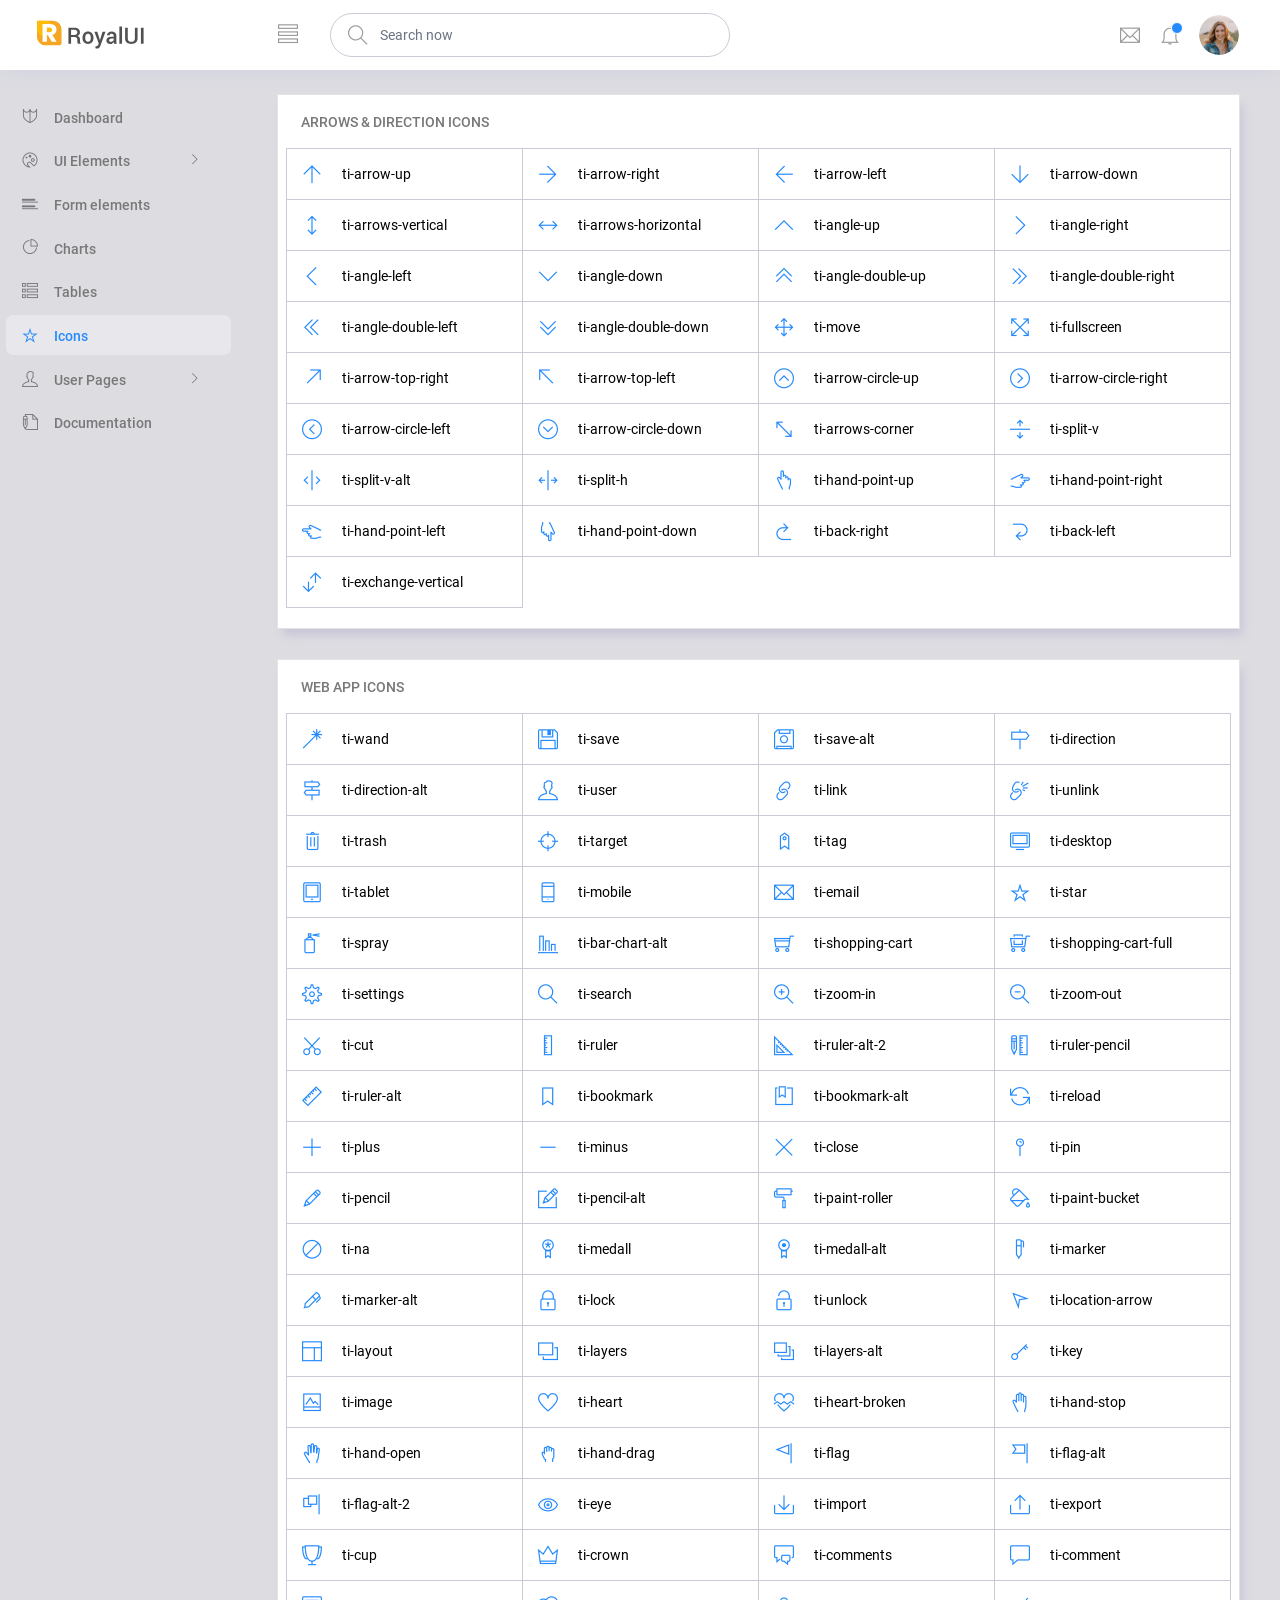
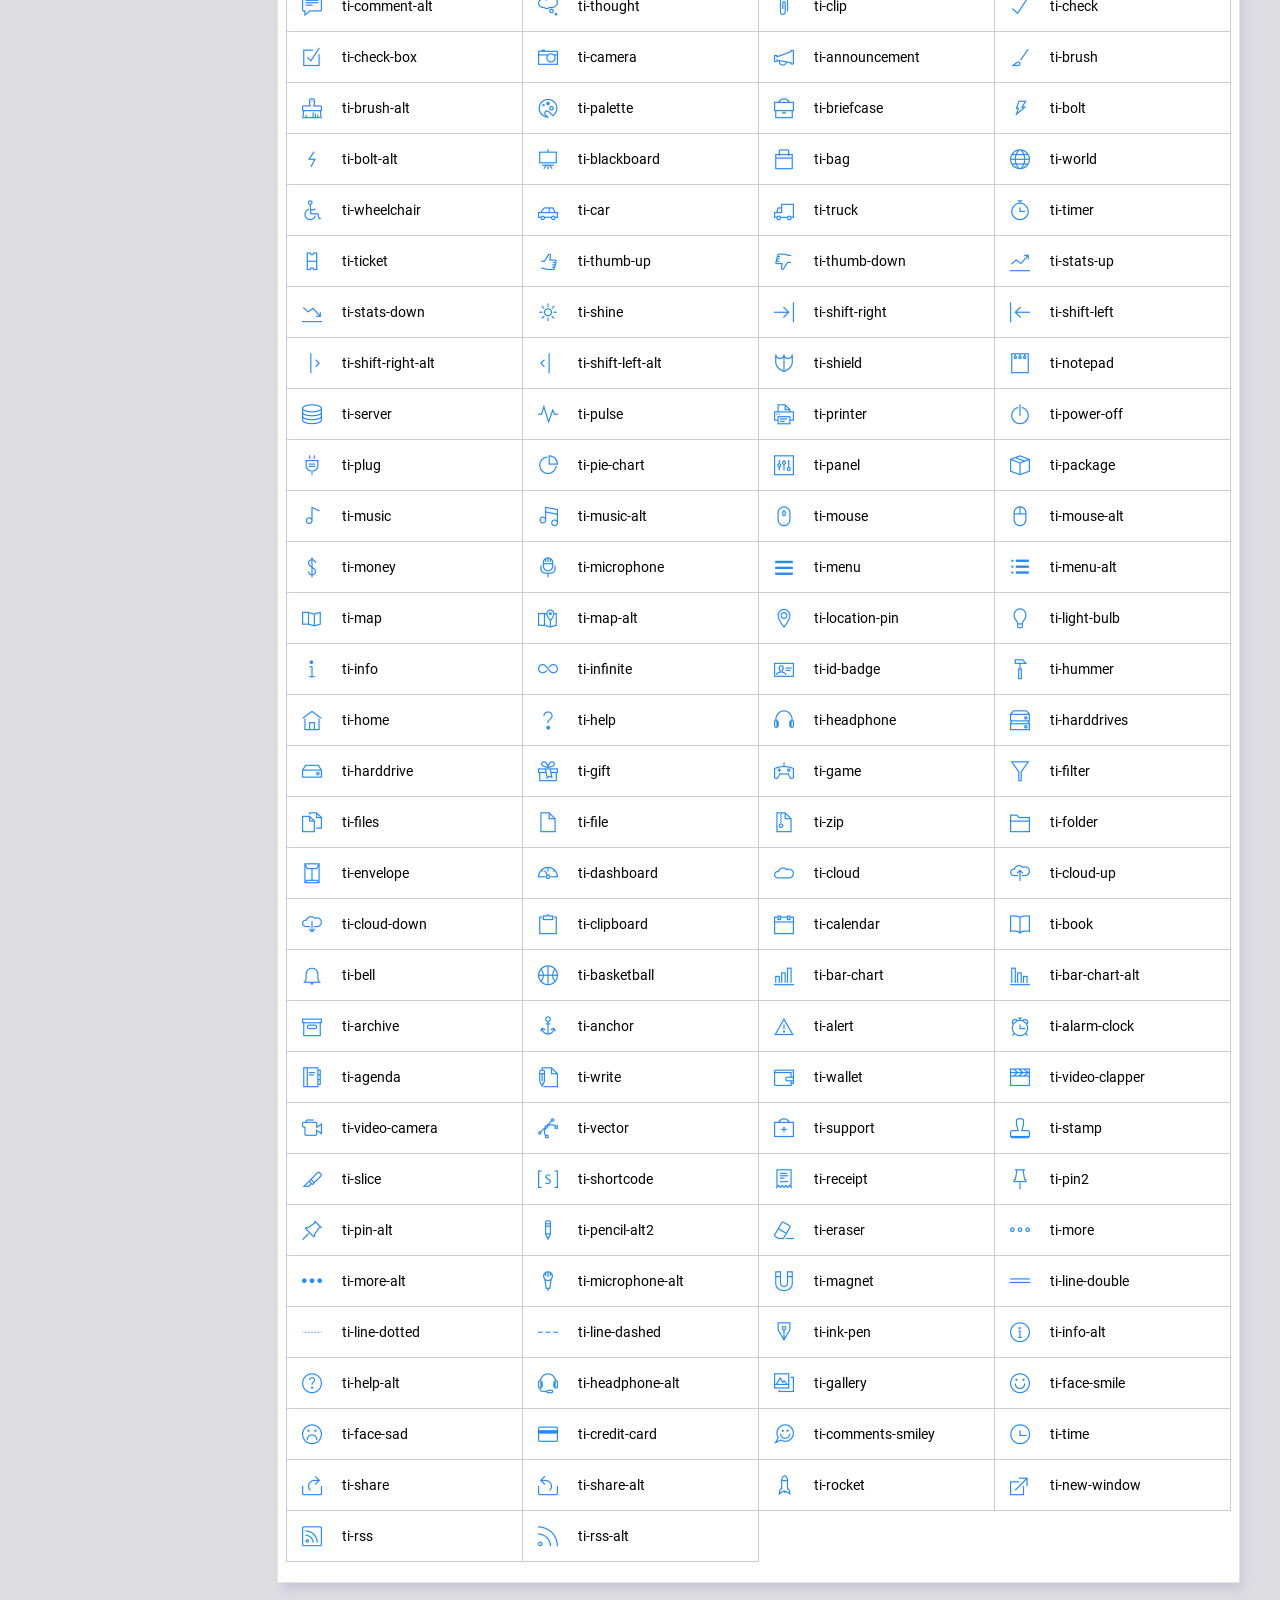
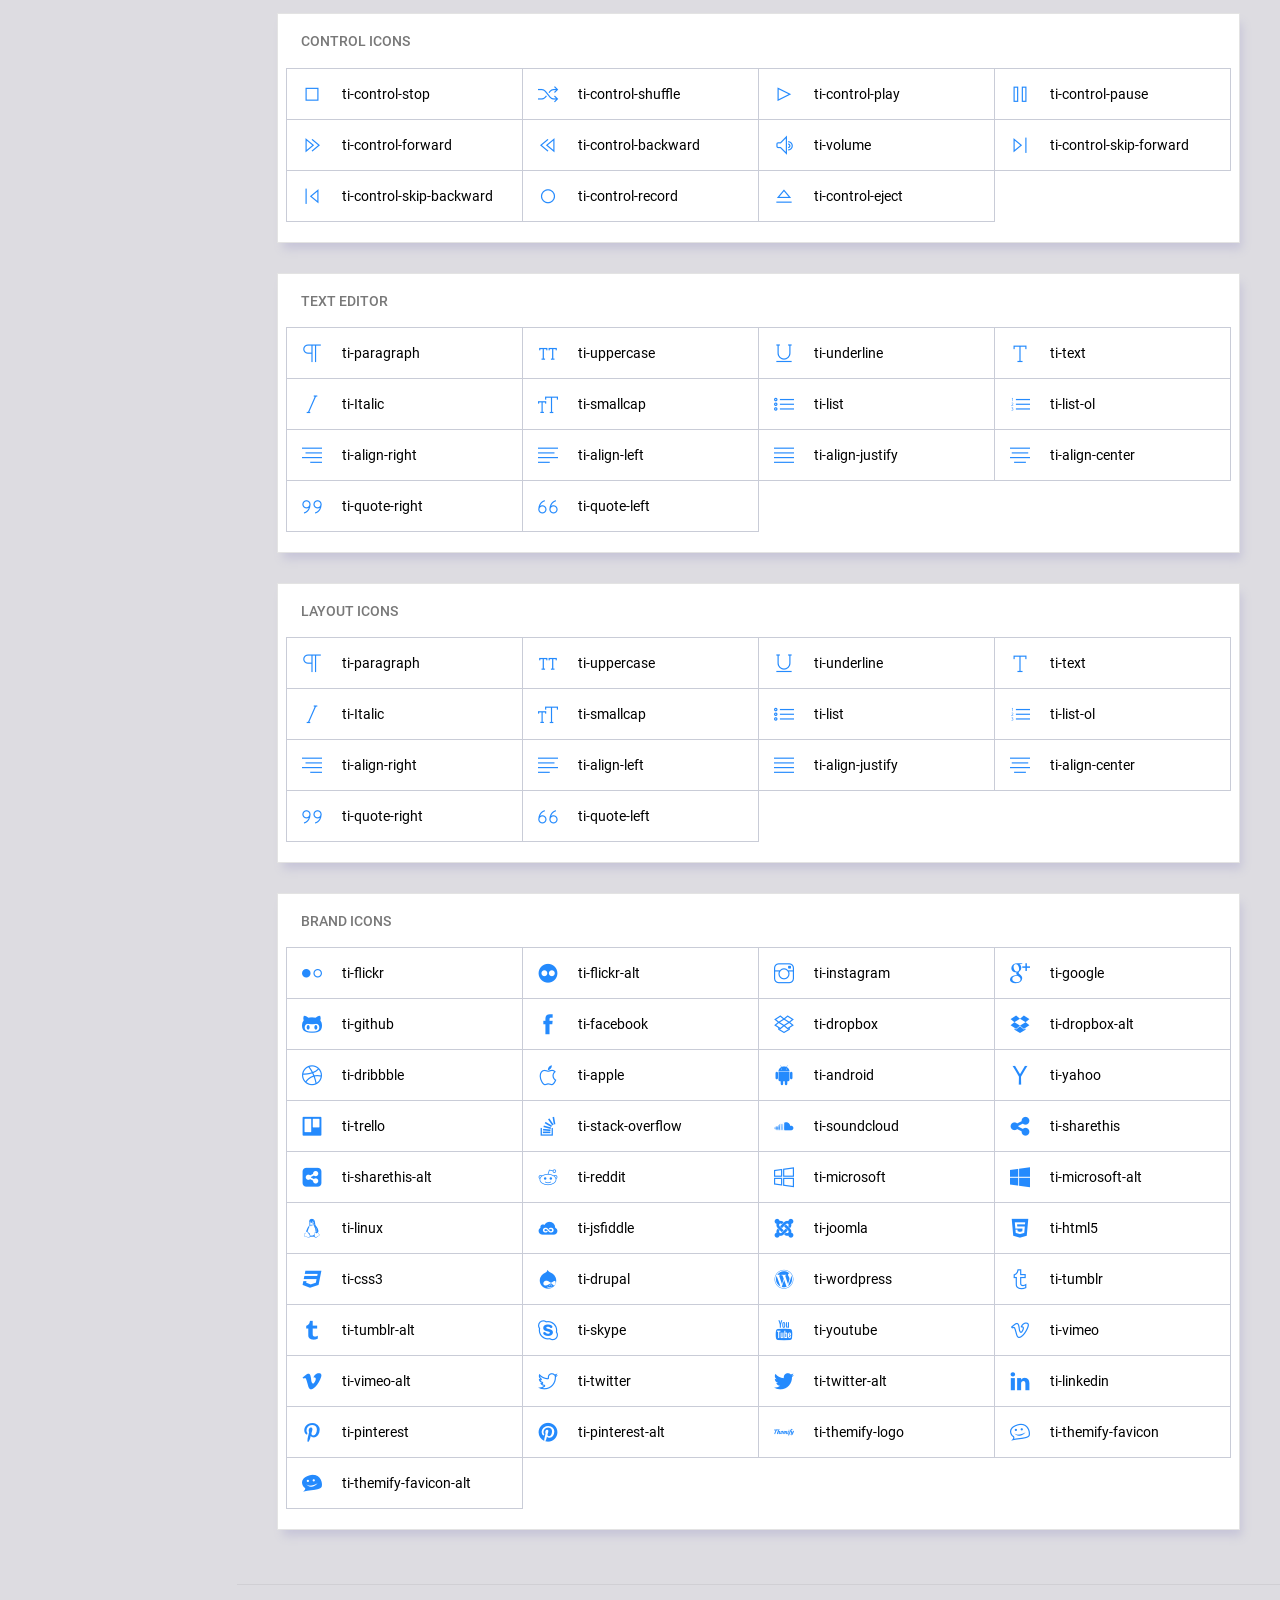
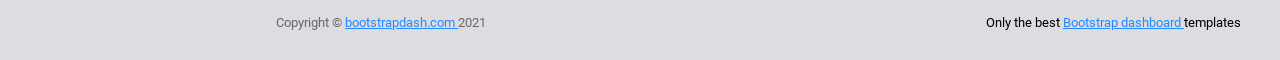
<file: admin/pages/icons/themify.html>
<!DOCTYPE html>
<html lang="en">

<head>
  <!-- Required meta tags -->
  <meta charset="utf-8">
  <meta name="viewport" content="width=device-width, initial-scale=1, shrink-to-fit=no">
  <title>RoyalUI Admin</title>
  <!-- plugins:css -->
  <link rel="stylesheet" href="../../vendors/ti-icons/css/themify-icons.css">
  <link rel="stylesheet" href="../../vendors/base/vendor.bundle.base.css">
  <!-- endinject -->
  <!-- plugin css for this page -->
  <!-- End plugin css for this page -->
  <!-- inject:css -->
  <link rel="stylesheet" href="../../css/style.css">
  <!-- endinject -->
  <link rel="shortcut icon" href="../../images/favicon.png" />
</head>

<body>
  <div class="container-scroller">
    <!-- partial:../../partials/_navbar.html -->
    <nav class="navbar col-lg-12 col-12 p-0 fixed-top d-flex flex-row">
      <div class="text-center navbar-brand-wrapper d-flex align-items-center justify-content-center">
        <a class="navbar-brand brand-logo me-5" href="../../index.html"><img src="../../images/logo.svg" class="me-2" alt="logo"/></a>
        <a class="navbar-brand brand-logo-mini" href="../../index.html"><img src="../../images/logo-mini.svg" alt="logo"/></a>
      </div>
      <div class="navbar-menu-wrapper d-flex align-items-center justify-content-end">
        <button class="navbar-toggler navbar-toggler align-self-center" type="button" data-toggle="minimize">
          <span class="ti-view-list"></span>
        </button>
        <ul class="navbar-nav mr-lg-2">
          <li class="nav-item nav-search d-none d-lg-block">
            <div class="input-group">
              <div class="input-group-prepend hover-cursor" id="navbar-search-icon">
                <span class="input-group-text" id="search">
                  <i class="ti-search"></i>
                </span>
              </div>
              <input type="text" class="form-control" id="navbar-search-input" placeholder="Search now" aria-label="search" aria-describedby="search">
            </div>
          </li>
        </ul>
        <ul class="navbar-nav navbar-nav-right">
          <li class="nav-item dropdown me-1">
            <a class="nav-link count-indicator dropdown-toggle d-flex justify-content-center align-items-center" id="messageDropdown" href="#" data-bs-toggle="dropdown">
              <i class="ti-email mx-0"></i>
            </a>
            <div class="dropdown-menu dropdown-menu-right navbar-dropdown" aria-labelledby="messageDropdown">
              <p class="mb-0 font-weight-normal float-left dropdown-header">Messages</p>
              <a class="dropdown-item">
                <div class="item-thumbnail">
                    <img src="../../images/faces/face4.jpg" alt="image" class="profile-pic">
                </div>
                <div class="item-content flex-grow">
                  <h6 class="ellipsis font-weight-normal">David Grey
                  </h6>
                  <p class="font-weight-light small-text text-muted mb-0">
                    The meeting is cancelled
                  </p>
                </div>
              </a>
              <a class="dropdown-item">
                <div class="item-thumbnail">
                    <img src="../../images/faces/face2.jpg" alt="image" class="profile-pic">
                </div>
                <div class="item-content flex-grow">
                  <h6 class="ellipsis font-weight-normal">Tim Cook
                  </h6>
                  <p class="font-weight-light small-text text-muted mb-0">
                    New product launch
                  </p>
                </div>
              </a>
              <a class="dropdown-item">
                <div class="item-thumbnail">
                    <img src="../../images/faces/face3.jpg" alt="image" class="profile-pic">
                </div>
                <div class="item-content flex-grow">
                  <h6 class="ellipsis font-weight-normal"> Johnson
                  </h6>
                  <p class="font-weight-light small-text text-muted mb-0">
                    Upcoming board meeting
                  </p>
                </div>
              </a>
            </div>
          </li>
          <li class="nav-item dropdown">
            <a class="nav-link count-indicator dropdown-toggle" id="notificationDropdown" href="#" data-bs-toggle="dropdown">
              <i class="ti-bell mx-0"></i>
              <span class="count"></span>
            </a>
            <div class="dropdown-menu dropdown-menu-right navbar-dropdown" aria-labelledby="notificationDropdown">
              <p class="mb-0 font-weight-normal float-left dropdown-header">Notifications</p>
              <a class="dropdown-item">
                <div class="item-thumbnail">
                  <div class="item-icon bg-success">
                    <i class="ti-info-alt mx-0"></i>
                  </div>
                </div>
                <div class="item-content">
                  <h6 class="font-weight-normal">Application Error</h6>
                  <p class="font-weight-light small-text mb-0 text-muted">
                    Just now
                  </p>
                </div>
              </a>
              <a class="dropdown-item">
                <div class="item-thumbnail">
                  <div class="item-icon bg-warning">
                    <i class="ti-settings mx-0"></i>
                  </div>
                </div>
                <div class="item-content">
                  <h6 class="font-weight-normal">Settings</h6>
                  <p class="font-weight-light small-text mb-0 text-muted">
                    Private message
                  </p>
                </div>
              </a>
              <a class="dropdown-item">
                <div class="item-thumbnail">
                  <div class="item-icon bg-info">
                    <i class="ti-user mx-0"></i>
                  </div>
                </div>
                <div class="item-content">
                  <h6 class="font-weight-normal">New user registration</h6>
                  <p class="font-weight-light small-text mb-0 text-muted">
                    2 days ago
                  </p>
                </div>
              </a>
            </div>
          </li>
          <li class="nav-item nav-profile dropdown">
            <a class="nav-link dropdown-toggle" href="#" data-bs-toggle="dropdown" id="profileDropdown">
              <img src="../../images/faces/face28.jpg" alt="profile"/>
            </a>
            <div class="dropdown-menu dropdown-menu-right navbar-dropdown" aria-labelledby="profileDropdown">
              <a class="dropdown-item">
                <i class="ti-settings text-primary"></i>
                Settings
              </a>
              <a class="dropdown-item">
                <i class="ti-power-off text-primary"></i>
                Logout
              </a>
            </div>
          </li>
        </ul>
        <button class="navbar-toggler navbar-toggler-right d-lg-none align-self-center" type="button" data-toggle="offcanvas">
          <span class="ti-view-list"></span>
        </button>
      </div>
    </nav>
    <!-- partial -->
    <div class="container-fluid page-body-wrapper">
      <!-- partial:../../partials/_sidebar.html -->
      <nav class="sidebar sidebar-offcanvas" id="sidebar">
        <ul class="nav">
          <li class="nav-item">
            <a class="nav-link" href="../../index.html">
              <i class="ti-shield menu-icon"></i>
              <span class="menu-title">Dashboard</span>
            </a>
          </li>
          <li class="nav-item">
            <a class="nav-link" data-bs-toggle="collapse" href="#ui-basic" aria-expanded="false" aria-controls="ui-basic">
              <i class="ti-palette menu-icon"></i>
              <span class="menu-title">UI Elements</span>
              <i class="menu-arrow"></i>
            </a>
            <div class="collapse" id="ui-basic">
              <ul class="nav flex-column sub-menu">
                <li class="nav-item"> <a class="nav-link" href="../../pages/ui-features/buttons.html">Buttons</a></li>
                <li class="nav-item"> <a class="nav-link" href="../../pages/ui-features/typography.html">Typography</a></li>
              </ul>
            </div>
          </li>
          <li class="nav-item">
            <a class="nav-link" href="../../pages/forms/basic_elements.html">
              <i class="ti-layout-list-post menu-icon"></i>
              <span class="menu-title">Form elements</span>
            </a>
          </li>
          <li class="nav-item">
            <a class="nav-link" href="../../pages/charts/chartjs.html">
              <i class="ti-pie-chart menu-icon"></i>
              <span class="menu-title">Charts</span>
            </a>
          </li>
          <li class="nav-item">
            <a class="nav-link" href="../../pages/tables/basic-table.html">
              <i class="ti-view-list-alt menu-icon"></i>
              <span class="menu-title">Tables</span>
            </a>
          </li>
          <li class="nav-item">
            <a class="nav-link" href="../../pages/icons/themify.html">
              <i class="ti-star menu-icon"></i>
              <span class="menu-title">Icons</span>
            </a>
          </li>
          <li class="nav-item">
            <a class="nav-link" data-bs-toggle="collapse" href="#auth" aria-expanded="false" aria-controls="auth">
              <i class="ti-user menu-icon"></i>
              <span class="menu-title">User Pages</span>
              <i class="menu-arrow"></i>
            </a>
            <div class="collapse" id="auth">
              <ul class="nav flex-column sub-menu">
                <li class="nav-item"> <a class="nav-link" href="../../pages/samples/login.html"> Login </a></li>
                <li class="nav-item"> <a class="nav-link" href="../../pages/samples/login-2.html"> Login 2 </a></li>
                <li class="nav-item"> <a class="nav-link" href="../../pages/samples/register.html"> Register </a></li>
                <li class="nav-item"> <a class="nav-link" href="../../pages/samples/register-2.html"> Register 2 </a></li>
                <li class="nav-item"> <a class="nav-link" href="../../pages/samples/lock-screen.html"> Lockscreen </a></li>
              </ul>
            </div>
          </li>
          <li class="nav-item">
            <a class="nav-link" href="../../documentation/documentation.html">
              <i class="ti-write menu-icon"></i>
              <span class="menu-title">Documentation</span>
            </a>
          </li>
        </ul>
      </nav>
      <!-- partial -->
      <div class="main-panel">          
        <div class="content-wrapper">
          <div class="row">
            <div class="col-lg-12 grid-margin">
              <div class="card">
                <div class="card-body">
                  <h4 class="card-title">Arrows & direction icons</h4>
                  <div class="icons-list row">
                    <div class="col-sm-6 col-md-4 col-lg-3"> <i class="ti-arrow-up"></i> ti-arrow-up </div>
                    <div class="col-sm-6 col-md-4 col-lg-3"> <i class="ti-arrow-right"></i> ti-arrow-right </div>
                    <div class="col-sm-6 col-md-4 col-lg-3"> <i class="ti-arrow-left"></i> ti-arrow-left </div>
                    <div class="col-sm-6 col-md-4 col-lg-3"> <i class="ti-arrow-down"></i> ti-arrow-down </div>
                    <div class="col-sm-6 col-md-4 col-lg-3"> <i class="ti-arrows-vertical"></i> ti-arrows-vertical </div>
                    <div class="col-sm-6 col-md-4 col-lg-3"> <i class="ti-arrows-horizontal"></i> ti-arrows-horizontal </div>
                    <div class="col-sm-6 col-md-4 col-lg-3"> <i class="ti-angle-up"></i> ti-angle-up </div>
                    <div class="col-sm-6 col-md-4 col-lg-3"> <i class="ti-angle-right"></i> ti-angle-right </div>
                    <div class="col-sm-6 col-md-4 col-lg-3"> <i class="ti-angle-left"></i> ti-angle-left </div>
                    <div class="col-sm-6 col-md-4 col-lg-3"> <i class="ti-angle-down"></i> ti-angle-down </div>
                    <div class="col-sm-6 col-md-4 col-lg-3"> <i class="ti-angle-double-up"></i> ti-angle-double-up </div>
                    <div class="col-sm-6 col-md-4 col-lg-3"> <i class="ti-angle-double-right"></i> ti-angle-double-right </div>
                    <div class="col-sm-6 col-md-4 col-lg-3"> <i class="ti-angle-double-left"></i> ti-angle-double-left </div>
                    <div class="col-sm-6 col-md-4 col-lg-3"> <i class="ti-angle-double-down"></i> ti-angle-double-down </div>
                    <div class="col-sm-6 col-md-4 col-lg-3"> <i class="ti-move"></i> ti-move </div>
                    <div class="col-sm-6 col-md-4 col-lg-3"> <i class="ti-fullscreen"></i> ti-fullscreen </div>
                    <div class="col-sm-6 col-md-4 col-lg-3"> <i class="ti-arrow-top-right"></i> ti-arrow-top-right </div>
                    <div class="col-sm-6 col-md-4 col-lg-3"> <i class="ti-arrow-top-left"></i> ti-arrow-top-left </div>
                    <div class="col-sm-6 col-md-4 col-lg-3"> <i class="ti-arrow-circle-up"></i> ti-arrow-circle-up </div>
                    <div class="col-sm-6 col-md-4 col-lg-3"> <i class="ti-arrow-circle-right"></i> ti-arrow-circle-right </div>
                    <div class="col-sm-6 col-md-4 col-lg-3"> <i class="ti-arrow-circle-left"></i> ti-arrow-circle-left </div>
                    <div class="col-sm-6 col-md-4 col-lg-3"> <i class="ti-arrow-circle-down"></i> ti-arrow-circle-down </div>
                    <div class="col-sm-6 col-md-4 col-lg-3"> <i class="ti-arrows-corner"></i> ti-arrows-corner </div>
                    <div class="col-sm-6 col-md-4 col-lg-3"> <i class="ti-split-v"></i> ti-split-v </div>
                    <div class="col-sm-6 col-md-4 col-lg-3"> <i class="ti-split-v-alt"></i> ti-split-v-alt </div>
                    <div class="col-sm-6 col-md-4 col-lg-3"> <i class="ti-split-h"></i> ti-split-h </div>
                    <div class="col-sm-6 col-md-4 col-lg-3"> <i class="ti-hand-point-up"></i> ti-hand-point-up </div>
                    <div class="col-sm-6 col-md-4 col-lg-3"> <i class="ti-hand-point-right"></i> ti-hand-point-right </div>
                    <div class="col-sm-6 col-md-4 col-lg-3"> <i class="ti-hand-point-left"></i> ti-hand-point-left </div>
                    <div class="col-sm-6 col-md-4 col-lg-3"> <i class="ti-hand-point-down"></i> ti-hand-point-down </div>
                    <div class="col-sm-6 col-md-4 col-lg-3"> <i class="ti-back-right"></i> ti-back-right </div>
                    <div class="col-sm-6 col-md-4 col-lg-3"> <i class="ti-back-left"></i> ti-back-left </div>
                    <div class="col-sm-6 col-md-4 col-lg-3"> <i class="ti-exchange-vertical"></i> ti-exchange-vertical </div>
                  </div>
                </div>
              </div>
            </div>
            <div class="col-lg-12 grid-margin">
              <div class="card">
                <div class="card-body">
                  <h4 class="card-title">Web app icons</h4>
                  <div class="icons-list row">
                    <div class="col-sm-6 col-md-4 col-lg-3"> <i class="ti-wand"></i> ti-wand </div>
                    <div class="col-sm-6 col-md-4 col-lg-3"> <i class="ti-save"></i> ti-save </div>
                    <div class="col-sm-6 col-md-4 col-lg-3"> <i class="ti-save-alt"></i> ti-save-alt </div>
                    <div class="col-sm-6 col-md-4 col-lg-3"> <i class="ti-direction"></i> ti-direction </div>
                    <div class="col-sm-6 col-md-4 col-lg-3"> <i class="ti-direction-alt"></i> ti-direction-alt </div>
                    <div class="col-sm-6 col-md-4 col-lg-3"> <i class="ti-user"></i> ti-user </div>
                    <div class="col-sm-6 col-md-4 col-lg-3"> <i class="ti-link"></i> ti-link </div>
                    <div class="col-sm-6 col-md-4 col-lg-3"> <i class="ti-unlink"></i> ti-unlink </div>
                    <div class="col-sm-6 col-md-4 col-lg-3"> <i class="ti-trash"></i> ti-trash </div>
                    <div class="col-sm-6 col-md-4 col-lg-3"> <i class="ti-target"></i> ti-target </div>
                    <div class="col-sm-6 col-md-4 col-lg-3"> <i class="ti-tag"></i> ti-tag </div>
                    <div class="col-sm-6 col-md-4 col-lg-3"> <i class="ti-desktop"></i> ti-desktop </div>
                    <div class="col-sm-6 col-md-4 col-lg-3"> <i class="ti-tablet"></i> ti-tablet </div>
                    <div class="col-sm-6 col-md-4 col-lg-3"> <i class="ti-mobile"></i> ti-mobile </div>
                    <div class="col-sm-6 col-md-4 col-lg-3"> <i class="ti-email"></i> ti-email </div>
                    <div class="col-sm-6 col-md-4 col-lg-3"> <i class="ti-star"></i> ti-star </div>
                    <div class="col-sm-6 col-md-4 col-lg-3"> <i class="ti-spray"></i> ti-spray </div>
                    <div class="col-sm-6 col-md-4 col-lg-3"> <i class="ti-bar-chart-alt"></i> ti-bar-chart-alt </div>
                    <div class="col-sm-6 col-md-4 col-lg-3"> <i class="ti-shopping-cart"></i> ti-shopping-cart </div>
                    <div class="col-sm-6 col-md-4 col-lg-3"> <i class="ti-shopping-cart-full"></i> ti-shopping-cart-full </div>
                    <div class="col-sm-6 col-md-4 col-lg-3"> <i class="ti-settings"></i> ti-settings </div>
                    <div class="col-sm-6 col-md-4 col-lg-3"> <i class="ti-search"></i> ti-search </div>
                    <div class="col-sm-6 col-md-4 col-lg-3"> <i class="ti-zoom-in"></i> ti-zoom-in </div>
                    <div class="col-sm-6 col-md-4 col-lg-3"> <i class="ti-zoom-out"></i> ti-zoom-out </div>
                    <div class="col-sm-6 col-md-4 col-lg-3"> <i class="ti-cut"></i> ti-cut </div>
                    <div class="col-sm-6 col-md-4 col-lg-3"> <i class="ti-ruler"></i> ti-ruler </div>
                    <div class="col-sm-6 col-md-4 col-lg-3"> <i class="ti-ruler-alt-2"></i> ti-ruler-alt-2 </div>
                    <div class="col-sm-6 col-md-4 col-lg-3"> <i class="ti-ruler-pencil"></i> ti-ruler-pencil </div>
                    <div class="col-sm-6 col-md-4 col-lg-3"> <i class="ti-ruler-alt"></i> ti-ruler-alt </div>
                    <div class="col-sm-6 col-md-4 col-lg-3"> <i class="ti-bookmark"></i> ti-bookmark </div>
                    <div class="col-sm-6 col-md-4 col-lg-3"> <i class="ti-bookmark-alt"></i> ti-bookmark-alt </div>
                    <div class="col-sm-6 col-md-4 col-lg-3"> <i class="ti-reload"></i> ti-reload </div>
                    <div class="col-sm-6 col-md-4 col-lg-3"> <i class="ti-plus"></i> ti-plus </div>
                    <div class="col-sm-6 col-md-4 col-lg-3"> <i class="ti-minus"></i> ti-minus </div>
                    <div class="col-sm-6 col-md-4 col-lg-3"> <i class="ti-close"></i> ti-close </div>
                    <div class="col-sm-6 col-md-4 col-lg-3"> <i class="ti-pin"></i> ti-pin </div>
                    <div class="col-sm-6 col-md-4 col-lg-3"> <i class="ti-pencil"></i> ti-pencil </div>
                    <div class="col-sm-6 col-md-4 col-lg-3"> <i class="ti-pencil-alt"></i> ti-pencil-alt </div>
                    <div class="col-sm-6 col-md-4 col-lg-3"> <i class="ti-paint-roller"></i> ti-paint-roller </div>
                    <div class="col-sm-6 col-md-4 col-lg-3"> <i class="ti-paint-bucket"></i> ti-paint-bucket </div>
                    <div class="col-sm-6 col-md-4 col-lg-3"> <i class="ti-na"></i> ti-na </div>
                    <div class="col-sm-6 col-md-4 col-lg-3"> <i class="ti-medall"></i> ti-medall </div>
                    <div class="col-sm-6 col-md-4 col-lg-3"> <i class="ti-medall-alt"></i> ti-medall-alt </div>
                    <div class="col-sm-6 col-md-4 col-lg-3"> <i class="ti-marker"></i> ti-marker </div>
                    <div class="col-sm-6 col-md-4 col-lg-3"> <i class="ti-marker-alt"></i> ti-marker-alt </div>
                    <div class="col-sm-6 col-md-4 col-lg-3"> <i class="ti-lock"></i> ti-lock </div>
                    <div class="col-sm-6 col-md-4 col-lg-3"> <i class="ti-unlock"></i> ti-unlock </div>
                    <div class="col-sm-6 col-md-4 col-lg-3"> <i class="ti-location-arrow"></i> ti-location-arrow </div>
                    <div class="col-sm-6 col-md-4 col-lg-3"> <i class="ti-layout"></i> ti-layout </div>
                    <div class="col-sm-6 col-md-4 col-lg-3"> <i class="ti-layers"></i> ti-layers </div>
                    <div class="col-sm-6 col-md-4 col-lg-3"> <i class="ti-layers-alt"></i> ti-layers-alt </div>
                    <div class="col-sm-6 col-md-4 col-lg-3"> <i class="ti-key"></i> ti-key </div>
                    <div class="col-sm-6 col-md-4 col-lg-3"> <i class="ti-image"></i> ti-image </div>
                    <div class="col-sm-6 col-md-4 col-lg-3"> <i class="ti-heart"></i> ti-heart </div>
                    <div class="col-sm-6 col-md-4 col-lg-3"> <i class="ti-heart-broken"></i> ti-heart-broken </div>
                    <div class="col-sm-6 col-md-4 col-lg-3"> <i class="ti-hand-stop"></i> ti-hand-stop </div>
                    <div class="col-sm-6 col-md-4 col-lg-3"> <i class="ti-hand-open"></i> ti-hand-open </div>
                    <div class="col-sm-6 col-md-4 col-lg-3"> <i class="ti-hand-drag"></i> ti-hand-drag </div>
                    <div class="col-sm-6 col-md-4 col-lg-3"> <i class="ti-flag"></i> ti-flag </div>
                    <div class="col-sm-6 col-md-4 col-lg-3"> <i class="ti-flag-alt"></i> ti-flag-alt </div>
                    <div class="col-sm-6 col-md-4 col-lg-3"> <i class="ti-flag-alt-2"></i> ti-flag-alt-2 </div>
                    <div class="col-sm-6 col-md-4 col-lg-3"> <i class="ti-eye"></i> ti-eye </div>
                    <div class="col-sm-6 col-md-4 col-lg-3"> <i class="ti-import"></i> ti-import </div>
                    <div class="col-sm-6 col-md-4 col-lg-3"> <i class="ti-export"></i> ti-export </div>
                    <div class="col-sm-6 col-md-4 col-lg-3"> <i class="ti-cup"></i> ti-cup </div>
                    <div class="col-sm-6 col-md-4 col-lg-3"> <i class="ti-crown"></i> ti-crown </div>
                    <div class="col-sm-6 col-md-4 col-lg-3"> <i class="ti-comments"></i> ti-comments </div>
                    <div class="col-sm-6 col-md-4 col-lg-3"> <i class="ti-comment"></i> ti-comment </div>
                    <div class="col-sm-6 col-md-4 col-lg-3"> <i class="ti-comment-alt"></i> ti-comment-alt </div>
                    <div class="col-sm-6 col-md-4 col-lg-3"> <i class="ti-thought"></i> ti-thought </div>
                    <div class="col-sm-6 col-md-4 col-lg-3"> <i class="ti-clip"></i> ti-clip </div>
                    <div class="col-sm-6 col-md-4 col-lg-3"> <i class="ti-check"></i> ti-check </div>
                    <div class="col-sm-6 col-md-4 col-lg-3"> <i class="ti-check-box"></i> ti-check-box </div>
                    <div class="col-sm-6 col-md-4 col-lg-3"> <i class="ti-camera"></i> ti-camera </div>
                    <div class="col-sm-6 col-md-4 col-lg-3"> <i class="ti-announcement"></i> ti-announcement </div>
                    <div class="col-sm-6 col-md-4 col-lg-3"> <i class="ti-brush"></i> ti-brush </div>
                    <div class="col-sm-6 col-md-4 col-lg-3"> <i class="ti-brush-alt"></i> ti-brush-alt </div>
                    <div class="col-sm-6 col-md-4 col-lg-3"> <i class="ti-palette"></i> ti-palette </div>
                    <div class="col-sm-6 col-md-4 col-lg-3"> <i class="ti-briefcase"></i> ti-briefcase </div>
                    <div class="col-sm-6 col-md-4 col-lg-3"> <i class="ti-bolt"></i> ti-bolt </div>
                    <div class="col-sm-6 col-md-4 col-lg-3"> <i class="ti-bolt-alt"></i> ti-bolt-alt </div>
                    <div class="col-sm-6 col-md-4 col-lg-3"> <i class="ti-blackboard"></i> ti-blackboard </div>
                    <div class="col-sm-6 col-md-4 col-lg-3"> <i class="ti-bag"></i> ti-bag </div>
                    <div class="col-sm-6 col-md-4 col-lg-3"> <i class="ti-world"></i> ti-world </div>
                    <div class="col-sm-6 col-md-4 col-lg-3"> <i class="ti-wheelchair"></i> ti-wheelchair </div>
                    <div class="col-sm-6 col-md-4 col-lg-3"> <i class="ti-car"></i> ti-car </div>
                    <div class="col-sm-6 col-md-4 col-lg-3"> <i class="ti-truck"></i> ti-truck </div>
                    <div class="col-sm-6 col-md-4 col-lg-3"> <i class="ti-timer"></i> ti-timer </div>
                    <div class="col-sm-6 col-md-4 col-lg-3"> <i class="ti-ticket"></i> ti-ticket </div>
                    <div class="col-sm-6 col-md-4 col-lg-3"> <i class="ti-thumb-up"></i> ti-thumb-up </div>
                    <div class="col-sm-6 col-md-4 col-lg-3"> <i class="ti-thumb-down"></i> ti-thumb-down </div>
                    <div class="col-sm-6 col-md-4 col-lg-3"> <i class="ti-stats-up"></i> ti-stats-up </div>
                    <div class="col-sm-6 col-md-4 col-lg-3"> <i class="ti-stats-down"></i> ti-stats-down </div>
                    <div class="col-sm-6 col-md-4 col-lg-3"> <i class="ti-shine"></i> ti-shine </div>
                    <div class="col-sm-6 col-md-4 col-lg-3"> <i class="ti-shift-right"></i> ti-shift-right </div>
                    <div class="col-sm-6 col-md-4 col-lg-3"> <i class="ti-shift-left"></i> ti-shift-left </div>
                    <div class="col-sm-6 col-md-4 col-lg-3"> <i class="ti-shift-right-alt"></i> ti-shift-right-alt </div>
                    <div class="col-sm-6 col-md-4 col-lg-3"> <i class="ti-shift-left-alt"></i> ti-shift-left-alt </div>
                    <div class="col-sm-6 col-md-4 col-lg-3"> <i class="ti-shield"></i> ti-shield </div>
                    <div class="col-sm-6 col-md-4 col-lg-3"> <i class="ti-notepad"></i> ti-notepad </div>
                    <div class="col-sm-6 col-md-4 col-lg-3"> <i class="ti-server"></i> ti-server </div>
                    <div class="col-sm-6 col-md-4 col-lg-3"> <i class="ti-pulse"></i> ti-pulse </div>
                    <div class="col-sm-6 col-md-4 col-lg-3"> <i class="ti-printer"></i> ti-printer </div>
                    <div class="col-sm-6 col-md-4 col-lg-3"> <i class="ti-power-off"></i> ti-power-off </div>
                    <div class="col-sm-6 col-md-4 col-lg-3"> <i class="ti-plug"></i> ti-plug </div>
                    <div class="col-sm-6 col-md-4 col-lg-3"> <i class="ti-pie-chart"></i> ti-pie-chart </div>
                    <div class="col-sm-6 col-md-4 col-lg-3"> <i class="ti-panel"></i> ti-panel </div>
                    <div class="col-sm-6 col-md-4 col-lg-3"> <i class="ti-package"></i> ti-package </div>
                    <div class="col-sm-6 col-md-4 col-lg-3"> <i class="ti-music"></i> ti-music </div>
                    <div class="col-sm-6 col-md-4 col-lg-3"> <i class="ti-music-alt"></i> ti-music-alt </div>
                    <div class="col-sm-6 col-md-4 col-lg-3"> <i class="ti-mouse"></i> ti-mouse </div>
                    <div class="col-sm-6 col-md-4 col-lg-3"> <i class="ti-mouse-alt"></i> ti-mouse-alt </div>
                    <div class="col-sm-6 col-md-4 col-lg-3"> <i class="ti-money"></i> ti-money </div>
                    <div class="col-sm-6 col-md-4 col-lg-3"> <i class="ti-microphone"></i> ti-microphone </div>
                    <div class="col-sm-6 col-md-4 col-lg-3"> <i class="ti-menu"></i> ti-menu </div>
                    <div class="col-sm-6 col-md-4 col-lg-3"> <i class="ti-menu-alt"></i> ti-menu-alt </div>
                    <div class="col-sm-6 col-md-4 col-lg-3"> <i class="ti-map"></i> ti-map </div>
                    <div class="col-sm-6 col-md-4 col-lg-3"> <i class="ti-map-alt"></i> ti-map-alt </div>
                    <div class="col-sm-6 col-md-4 col-lg-3"> <i class="ti-location-pin"></i> ti-location-pin </div>
                    <div class="col-sm-6 col-md-4 col-lg-3"> <i class="ti-light-bulb"></i> ti-light-bulb </div>
                    <div class="col-sm-6 col-md-4 col-lg-3"> <i class="ti-info"></i> ti-info </div>
                    <div class="col-sm-6 col-md-4 col-lg-3"> <i class="ti-infinite"></i> ti-infinite </div>
                    <div class="col-sm-6 col-md-4 col-lg-3"> <i class="ti-id-badge"></i> ti-id-badge </div>
                    <div class="col-sm-6 col-md-4 col-lg-3"> <i class="ti-hummer"></i> ti-hummer </div>
                    <div class="col-sm-6 col-md-4 col-lg-3"> <i class="ti-home"></i> ti-home </div>
                    <div class="col-sm-6 col-md-4 col-lg-3"> <i class="ti-help"></i> ti-help </div>
                    <div class="col-sm-6 col-md-4 col-lg-3"> <i class="ti-headphone"></i> ti-headphone </div>
                    <div class="col-sm-6 col-md-4 col-lg-3"> <i class="ti-harddrives"></i> ti-harddrives </div>
                    <div class="col-sm-6 col-md-4 col-lg-3"> <i class="ti-harddrive"></i> ti-harddrive </div>
                    <div class="col-sm-6 col-md-4 col-lg-3"> <i class="ti-gift"></i> ti-gift </div>
                    <div class="col-sm-6 col-md-4 col-lg-3"> <i class="ti-game"></i> ti-game </div>
                    <div class="col-sm-6 col-md-4 col-lg-3"> <i class="ti-filter"></i> ti-filter </div>
                    <div class="col-sm-6 col-md-4 col-lg-3"> <i class="ti-files"></i> ti-files </div>
                    <div class="col-sm-6 col-md-4 col-lg-3"> <i class="ti-file"></i> ti-file </div>
                    <div class="col-sm-6 col-md-4 col-lg-3"> <i class="ti-zip"></i> ti-zip </div>
                    <div class="col-sm-6 col-md-4 col-lg-3"> <i class="ti-folder"></i> ti-folder </div>
                    <div class="col-sm-6 col-md-4 col-lg-3"> <i class="ti-envelope"></i> ti-envelope </div>
                    <div class="col-sm-6 col-md-4 col-lg-3"> <i class="ti-dashboard"></i> ti-dashboard </div>
                    <div class="col-sm-6 col-md-4 col-lg-3"> <i class="ti-cloud"></i> ti-cloud </div>
                    <div class="col-sm-6 col-md-4 col-lg-3"> <i class="ti-cloud-up"></i> ti-cloud-up </div>
                    <div class="col-sm-6 col-md-4 col-lg-3"> <i class="ti-cloud-down"></i> ti-cloud-down </div>
                    <div class="col-sm-6 col-md-4 col-lg-3"> <i class="ti-clipboard"></i> ti-clipboard </div>
                    <div class="col-sm-6 col-md-4 col-lg-3"> <i class="ti-calendar"></i> ti-calendar </div>
                    <div class="col-sm-6 col-md-4 col-lg-3"> <i class="ti-book"></i> ti-book </div>
                    <div class="col-sm-6 col-md-4 col-lg-3"> <i class="ti-bell"></i> ti-bell </div>
                    <div class="col-sm-6 col-md-4 col-lg-3"> <i class="ti-basketball"></i> ti-basketball </div>
                    <div class="col-sm-6 col-md-4 col-lg-3"> <i class="ti-bar-chart"></i> ti-bar-chart </div>
                    <div class="col-sm-6 col-md-4 col-lg-3"> <i class="ti-bar-chart-alt"></i> ti-bar-chart-alt </div>
                    <div class="col-sm-6 col-md-4 col-lg-3"> <i class="ti-archive"></i> ti-archive </div>
                    <div class="col-sm-6 col-md-4 col-lg-3"> <i class="ti-anchor"></i> ti-anchor </div>
                    <div class="col-sm-6 col-md-4 col-lg-3"> <i class="ti-alert"></i> ti-alert </div>
                    <div class="col-sm-6 col-md-4 col-lg-3"> <i class="ti-alarm-clock"></i> ti-alarm-clock </div>
                    <div class="col-sm-6 col-md-4 col-lg-3"> <i class="ti-agenda"></i> ti-agenda </div>
                    <div class="col-sm-6 col-md-4 col-lg-3"> <i class="ti-write"></i> ti-write </div>
                    <div class="col-sm-6 col-md-4 col-lg-3"> <i class="ti-wallet"></i> ti-wallet </div>
                    <div class="col-sm-6 col-md-4 col-lg-3"> <i class="ti-video-clapper"></i> ti-video-clapper </div>
                    <div class="col-sm-6 col-md-4 col-lg-3"> <i class="ti-video-camera"></i> ti-video-camera </div>
                    <div class="col-sm-6 col-md-4 col-lg-3"> <i class="ti-vector"></i> ti-vector </div>
                    <div class="col-sm-6 col-md-4 col-lg-3"> <i class="ti-support"></i> ti-support </div>
                    <div class="col-sm-6 col-md-4 col-lg-3"> <i class="ti-stamp"></i> ti-stamp </div>
                    <div class="col-sm-6 col-md-4 col-lg-3"> <i class="ti-slice"></i> ti-slice </div>
                    <div class="col-sm-6 col-md-4 col-lg-3"> <i class="ti-shortcode"></i> ti-shortcode </div>
                    <div class="col-sm-6 col-md-4 col-lg-3"> <i class="ti-receipt"></i> ti-receipt </div>
                    <div class="col-sm-6 col-md-4 col-lg-3"> <i class="ti-pin2"></i> ti-pin2 </div>
                    <div class="col-sm-6 col-md-4 col-lg-3"> <i class="ti-pin-alt"></i> ti-pin-alt </div>
                    <div class="col-sm-6 col-md-4 col-lg-3"> <i class="ti-pencil-alt2"></i> ti-pencil-alt2 </div>
                    <div class="col-sm-6 col-md-4 col-lg-3"> <i class="ti-eraser"></i> ti-eraser </div>
                    <div class="col-sm-6 col-md-4 col-lg-3"> <i class="ti-more"></i> ti-more </div>
                    <div class="col-sm-6 col-md-4 col-lg-3"> <i class="ti-more-alt"></i> ti-more-alt </div>
                    <div class="col-sm-6 col-md-4 col-lg-3"> <i class="ti-microphone-alt"></i> ti-microphone-alt </div>
                    <div class="col-sm-6 col-md-4 col-lg-3"> <i class="ti-magnet"></i> ti-magnet </div>
                    <div class="col-sm-6 col-md-4 col-lg-3"> <i class="ti-line-double"></i> ti-line-double </div>
                    <div class="col-sm-6 col-md-4 col-lg-3"> <i class="ti-line-dotted"></i> ti-line-dotted </div>
                    <div class="col-sm-6 col-md-4 col-lg-3"> <i class="ti-line-dashed"></i> ti-line-dashed </div>
                    <div class="col-sm-6 col-md-4 col-lg-3"> <i class="ti-ink-pen"></i> ti-ink-pen </div>
                    <div class="col-sm-6 col-md-4 col-lg-3"> <i class="ti-info-alt"></i> ti-info-alt </div>
                    <div class="col-sm-6 col-md-4 col-lg-3"> <i class="ti-help-alt"></i> ti-help-alt </div>
                    <div class="col-sm-6 col-md-4 col-lg-3"> <i class="ti-headphone-alt"></i> ti-headphone-alt </div>
                    <div class="col-sm-6 col-md-4 col-lg-3"> <i class="ti-gallery"></i> ti-gallery </div>
                    <div class="col-sm-6 col-md-4 col-lg-3"> <i class="ti-face-smile"></i> ti-face-smile </div>
                    <div class="col-sm-6 col-md-4 col-lg-3"> <i class="ti-face-sad"></i> ti-face-sad </div>
                    <div class="col-sm-6 col-md-4 col-lg-3"> <i class="ti-credit-card"></i> ti-credit-card </div>
                    <div class="col-sm-6 col-md-4 col-lg-3"> <i class="ti-comments-smiley"></i> ti-comments-smiley </div>
                    <div class="col-sm-6 col-md-4 col-lg-3"> <i class="ti-time"></i> ti-time </div>
                    <div class="col-sm-6 col-md-4 col-lg-3"> <i class="ti-share"></i> ti-share </div>
                    <div class="col-sm-6 col-md-4 col-lg-3"> <i class="ti-share-alt"></i> ti-share-alt </div>
                    <div class="col-sm-6 col-md-4 col-lg-3"> <i class="ti-rocket"></i> ti-rocket </div>
                    <div class="col-sm-6 col-md-4 col-lg-3"> <i class="ti-new-window"></i> ti-new-window </div>
                    <div class="col-sm-6 col-md-4 col-lg-3"> <i class="ti-rss"></i> ti-rss </div>
                    <div class="col-sm-6 col-md-4 col-lg-3"> <i class="ti-rss-alt"></i> ti-rss-alt </div>
                  </div>
                </div>
              </div>
            </div>
            <div class="col-lg-12 grid-margin">
              <div class="card">
                <div class="card-body">
                  <h4 class="card-title">Control icons</h4>
                  <div class="icons-list row">
                    <div class="col-sm-6 col-md-4 col-lg-3"> <i class="ti-control-stop"></i> ti-control-stop </div>
                    <div class="col-sm-6 col-md-4 col-lg-3"> <i class="ti-control-shuffle"></i> ti-control-shuffle </div>
                    <div class="col-sm-6 col-md-4 col-lg-3"> <i class="ti-control-play"></i> ti-control-play </div>
                    <div class="col-sm-6 col-md-4 col-lg-3"> <i class="ti-control-pause"></i> ti-control-pause </div>
                    <div class="col-sm-6 col-md-4 col-lg-3"> <i class="ti-control-forward"></i> ti-control-forward </div>
                    <div class="col-sm-6 col-md-4 col-lg-3"> <i class="ti-control-backward"></i> ti-control-backward </div>
                    <div class="col-sm-6 col-md-4 col-lg-3"> <i class="ti-volume"></i> ti-volume </div>
                    <div class="col-sm-6 col-md-4 col-lg-3"> <i class="ti-control-skip-forward"></i> ti-control-skip-forward </div>
                    <div class="col-sm-6 col-md-4 col-lg-3"> <i class="ti-control-skip-backward"></i> ti-control-skip-backward </div>
                    <div class="col-sm-6 col-md-4 col-lg-3"> <i class="ti-control-record"></i> ti-control-record </div>
                    <div class="col-sm-6 col-md-4 col-lg-3"> <i class="ti-control-eject"></i> ti-control-eject </div>
                  </div>
                </div>
              </div>
            </div>
            <div class="col-lg-12 grid-margin">
              <div class="card">
                <div class="card-body">
                  <h4 class="card-title">Text editor</h4>
                  <div class="icons-list row">
                    <div class="col-sm-6 col-md-4 col-lg-3"> <i class="ti-paragraph"></i> ti-paragraph </div>
                    <div class="col-sm-6 col-md-4 col-lg-3"> <i class="ti-uppercase"></i> ti-uppercase </div>
                    <div class="col-sm-6 col-md-4 col-lg-3"> <i class="ti-underline"></i> ti-underline </div>
                    <div class="col-sm-6 col-md-4 col-lg-3"> <i class="ti-text"></i> ti-text </div>
                    <div class="col-sm-6 col-md-4 col-lg-3"> <i class="ti-Italic"></i> ti-Italic </div>
                    <div class="col-sm-6 col-md-4 col-lg-3"> <i class="ti-smallcap"></i> ti-smallcap </div>
                    <div class="col-sm-6 col-md-4 col-lg-3"> <i class="ti-list"></i> ti-list </div>
                    <div class="col-sm-6 col-md-4 col-lg-3"> <i class="ti-list-ol"></i> ti-list-ol </div>
                    <div class="col-sm-6 col-md-4 col-lg-3"> <i class="ti-align-right"></i> ti-align-right </div>
                    <div class="col-sm-6 col-md-4 col-lg-3"> <i class="ti-align-left"></i> ti-align-left </div>
                    <div class="col-sm-6 col-md-4 col-lg-3"> <i class="ti-align-justify"></i> ti-align-justify </div>
                    <div class="col-sm-6 col-md-4 col-lg-3"> <i class="ti-align-center"></i> ti-align-center </div>
                    <div class="col-sm-6 col-md-4 col-lg-3"> <i class="ti-quote-right"></i> ti-quote-right </div>
                    <div class="col-sm-6 col-md-4 col-lg-3"> <i class="ti-quote-left"></i> ti-quote-left </div>
                  </div>
                </div>
              </div>
            </div>
            <div class="col-lg-12 grid-margin">
              <div class="card">
                <div class="card-body">
                  <h4 class="card-title">Layout icons</h4>
                  <div class="icons-list row">
                    <div class="col-sm-6 col-md-4 col-lg-3"> <i class="ti-paragraph"></i> ti-paragraph </div>
                    <div class="col-sm-6 col-md-4 col-lg-3"> <i class="ti-uppercase"></i> ti-uppercase </div>
                    <div class="col-sm-6 col-md-4 col-lg-3"> <i class="ti-underline"></i> ti-underline </div>
                    <div class="col-sm-6 col-md-4 col-lg-3"> <i class="ti-text"></i> ti-text </div>
                    <div class="col-sm-6 col-md-4 col-lg-3"> <i class="ti-Italic"></i> ti-Italic </div>
                    <div class="col-sm-6 col-md-4 col-lg-3"> <i class="ti-smallcap"></i> ti-smallcap </div>
                    <div class="col-sm-6 col-md-4 col-lg-3"> <i class="ti-list"></i> ti-list </div>
                    <div class="col-sm-6 col-md-4 col-lg-3"> <i class="ti-list-ol"></i> ti-list-ol </div>
                    <div class="col-sm-6 col-md-4 col-lg-3"> <i class="ti-align-right"></i> ti-align-right </div>
                    <div class="col-sm-6 col-md-4 col-lg-3"> <i class="ti-align-left"></i> ti-align-left </div>
                    <div class="col-sm-6 col-md-4 col-lg-3"> <i class="ti-align-justify"></i> ti-align-justify </div>
                    <div class="col-sm-6 col-md-4 col-lg-3"> <i class="ti-align-center"></i> ti-align-center </div>
                    <div class="col-sm-6 col-md-4 col-lg-3"> <i class="ti-quote-right"></i> ti-quote-right </div>
                    <div class="col-sm-6 col-md-4 col-lg-3"> <i class="ti-quote-left"></i> ti-quote-left </div>
                  </div>
                </div>
              </div>
            </div>
            <div class="col-lg-12 grid-margin">
              <div class="card">
                <div class="card-body">
                  <h4 class="card-title">Brand icons</h4>
                  <div class="icons-list row">
                    <div class="col-sm-6 col-md-4 col-lg-3"> <i class="ti-flickr"></i> ti-flickr </div>
                    <div class="col-sm-6 col-md-4 col-lg-3"> <i class="ti-flickr-alt"></i> ti-flickr-alt </div>
                    <div class="col-sm-6 col-md-4 col-lg-3"> <i class="ti-instagram"></i> ti-instagram </div>
                    <div class="col-sm-6 col-md-4 col-lg-3"> <i class="ti-google"></i> ti-google </div>
                    <div class="col-sm-6 col-md-4 col-lg-3"> <i class="ti-github"></i> ti-github </div>
                    <div class="col-sm-6 col-md-4 col-lg-3"> <i class="ti-facebook"></i> ti-facebook </div>
                    <div class="col-sm-6 col-md-4 col-lg-3"> <i class="ti-dropbox"></i> ti-dropbox </div>
                    <div class="col-sm-6 col-md-4 col-lg-3"> <i class="ti-dropbox-alt"></i> ti-dropbox-alt </div>
                    <div class="col-sm-6 col-md-4 col-lg-3"> <i class="ti-dribbble"></i> ti-dribbble </div>
                    <div class="col-sm-6 col-md-4 col-lg-3"> <i class="ti-apple"></i> ti-apple </div>
                    <div class="col-sm-6 col-md-4 col-lg-3"> <i class="ti-android"></i> ti-android </div>
                    <div class="col-sm-6 col-md-4 col-lg-3"> <i class="ti-yahoo"></i> ti-yahoo </div>
                    <div class="col-sm-6 col-md-4 col-lg-3"> <i class="ti-trello"></i> ti-trello </div>
                    <div class="col-sm-6 col-md-4 col-lg-3"> <i class="ti-stack-overflow"></i> ti-stack-overflow </div>
                    <div class="col-sm-6 col-md-4 col-lg-3"> <i class="ti-soundcloud"></i> ti-soundcloud </div>
                    <div class="col-sm-6 col-md-4 col-lg-3"> <i class="ti-sharethis"></i> ti-sharethis </div>
                    <div class="col-sm-6 col-md-4 col-lg-3"> <i class="ti-sharethis-alt"></i> ti-sharethis-alt </div>
                    <div class="col-sm-6 col-md-4 col-lg-3"> <i class="ti-reddit"></i> ti-reddit </div>
                    <div class="col-sm-6 col-md-4 col-lg-3"> <i class="ti-microsoft"></i> ti-microsoft </div>
                    <div class="col-sm-6 col-md-4 col-lg-3"> <i class="ti-microsoft-alt"></i> ti-microsoft-alt </div>
                    <div class="col-sm-6 col-md-4 col-lg-3"> <i class="ti-linux"></i> ti-linux </div>
                    <div class="col-sm-6 col-md-4 col-lg-3"> <i class="ti-jsfiddle"></i> ti-jsfiddle </div>
                    <div class="col-sm-6 col-md-4 col-lg-3"> <i class="ti-joomla"></i> ti-joomla </div>
                    <div class="col-sm-6 col-md-4 col-lg-3"> <i class="ti-html5"></i> ti-html5 </div>
                    <div class="col-sm-6 col-md-4 col-lg-3"> <i class="ti-css3"></i> ti-css3 </div>
                    <div class="col-sm-6 col-md-4 col-lg-3"> <i class="ti-drupal"></i> ti-drupal </div>
                    <div class="col-sm-6 col-md-4 col-lg-3"> <i class="ti-wordpress"></i> ti-wordpress </div>
                    <div class="col-sm-6 col-md-4 col-lg-3"> <i class="ti-tumblr"></i> ti-tumblr </div>
                    <div class="col-sm-6 col-md-4 col-lg-3"> <i class="ti-tumblr-alt"></i> ti-tumblr-alt </div>
                    <div class="col-sm-6 col-md-4 col-lg-3"> <i class="ti-skype"></i> ti-skype </div>
                    <div class="col-sm-6 col-md-4 col-lg-3"> <i class="ti-youtube"></i> ti-youtube </div>
                    <div class="col-sm-6 col-md-4 col-lg-3"> <i class="ti-vimeo"></i> ti-vimeo </div>
                    <div class="col-sm-6 col-md-4 col-lg-3"> <i class="ti-vimeo-alt"></i> ti-vimeo-alt </div>
                    <div class="col-sm-6 col-md-4 col-lg-3"> <i class="ti-twitter"></i> ti-twitter </div>
                    <div class="col-sm-6 col-md-4 col-lg-3"> <i class="ti-twitter-alt"></i> ti-twitter-alt </div>
                    <div class="col-sm-6 col-md-4 col-lg-3"> <i class="ti-linkedin"></i> ti-linkedin </div>
                    <div class="col-sm-6 col-md-4 col-lg-3"> <i class="ti-pinterest"></i> ti-pinterest </div>
                    <div class="col-sm-6 col-md-4 col-lg-3"> <i class="ti-pinterest-alt"></i> ti-pinterest-alt </div>
                    <div class="col-sm-6 col-md-4 col-lg-3"> <i class="ti-themify-logo"></i> ti-themify-logo </div>
                    <div class="col-sm-6 col-md-4 col-lg-3"> <i class="ti-themify-favicon"></i> ti-themify-favicon </div>
                    <div class="col-sm-6 col-md-4 col-lg-3"> <i class="ti-themify-favicon-alt"></i> ti-themify-favicon-alt </div>
                  </div>
                </div>
              </div>
            </div>
          </div>
        </div>
        <!-- partial:../../partials/_footer.html -->
        <footer class="footer">
          <div class="d-sm-flex justify-content-center justify-content-sm-between">
            <span class="text-muted text-center text-sm-left d-block d-sm-inline-block">Copyright © <a href="https://www.bootstrapdash.com/" target="_blank">bootstrapdash.com </a>2021</span>
            <span class="float-none float-sm-right d-block mt-1 mt-sm-0 text-center">Only the best <a href="https://www.bootstrapdash.com/" target="_blank"> Bootstrap dashboard </a> templates</span>
          </div>
        </footer>
        <!-- partial -->
      </div>
    </div>
  </div>
  <!-- plugins:js -->
  <script src="../../vendors/base/vendor.bundle.base.js"></script>
  <!-- endinject -->
  <!-- Plugin js for this page-->
  <!-- End plugin js for this page-->
  <!-- inject:js -->
  <script src="../../js/off-canvas.js"></script>
  <script src="../../js/hoverable-collapse.js"></script>
  <script src="../../js/template.js"></script>
  <script src="../../js/todolist.js"></script>
  <!-- endinject -->
  <!-- Custom js for this page-->
  <!-- End custom js for this page-->
</body>

</html>
</file>
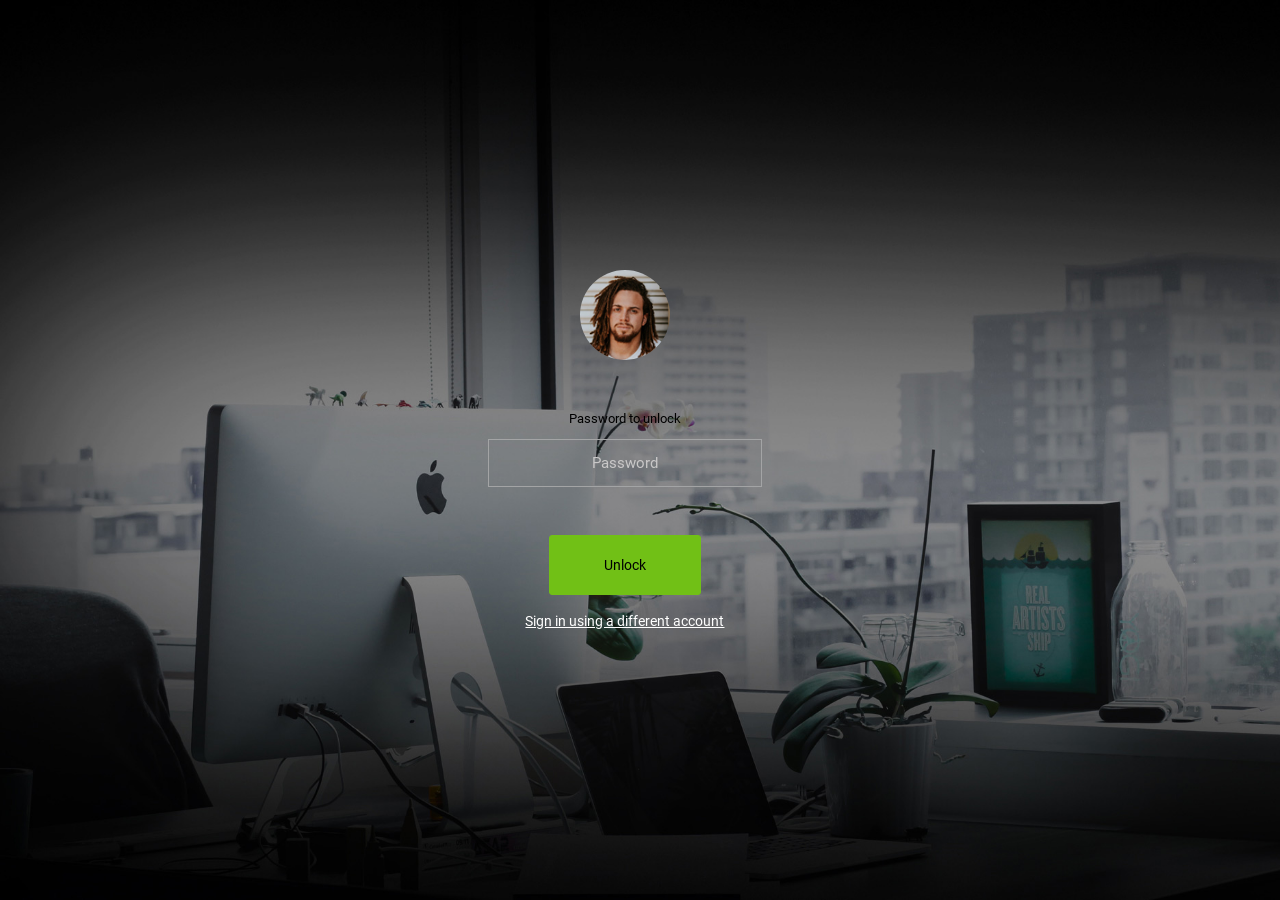
<file: admin/pages/samples/lock-screen.html>
<!DOCTYPE html>
<html lang="en">

<head>
  <!-- Required meta tags -->
  <meta charset="utf-8">
  <meta name="viewport" content="width=device-width, initial-scale=1, shrink-to-fit=no">
  <title>RoyalUI Admin</title>
  <!-- plugins:css -->
  <link rel="stylesheet" href="../../vendors/ti-icons/css/themify-icons.css">
  <link rel="stylesheet" href="../../vendors/base/vendor.bundle.base.css">
  <!-- endinject -->
  <!-- plugin css for this page -->
  <!-- End plugin css for this page -->
  <!-- inject:css -->
  <link rel="stylesheet" href="../../css/style.css">
  <!-- endinject -->
  <link rel="shortcut icon" href="../../images/favicon.png" />
</head>

<body>
  <div class="container-scroller">
    <div class="container-fluid page-body-wrapper full-page-wrapper">
      <div class="content-wrapper d-flex align-items-center auth lock-full-bg">
        <div class="row w-100">
          <div class="col-lg-4 mx-auto">
            <div class="auth-form-transparent text-left p-5 text-center">
              <img src="../../images/faces/face13.jpg" class="lock-profile-img" alt="img">
              <form class="pt-5">
                <div class="form-group">
                  <label for="examplePassword1">Password to unlock</label>
                  <input type="password" class="form-control text-center" id="examplePassword1" placeholder="Password">
                </div>
                <div class="mt-5">
                  <a class="btn btn-block btn-success btn-lg font-weight-medium" href="../../index.html">Unlock</a>
                </div>
                <div class="mt-3 text-center">
                  <a href="#" class="auth-link text-white">Sign in using a different account</a>
                </div>
              </form>
            </div>
          </div>
        </div>
      </div>
      <!-- content-wrapper ends -->
    </div>
    <!-- page-body-wrapper ends -->
  </div>
  <!-- container-scroller -->
  <!-- plugins:js -->
  <script src="../../vendors/base/vendor.bundle.base.js"></script>
  <!-- endinject -->
  <!-- inject:js -->
  <script src="../../js/off-canvas.js"></script>
  <script src="../../js/hoverable-collapse.js"></script>
  <script src="../../js/template.js"></script>
  <script src="../../js/todolist.js"></script>
  <!-- endinject -->
</body>

</html>
</file>
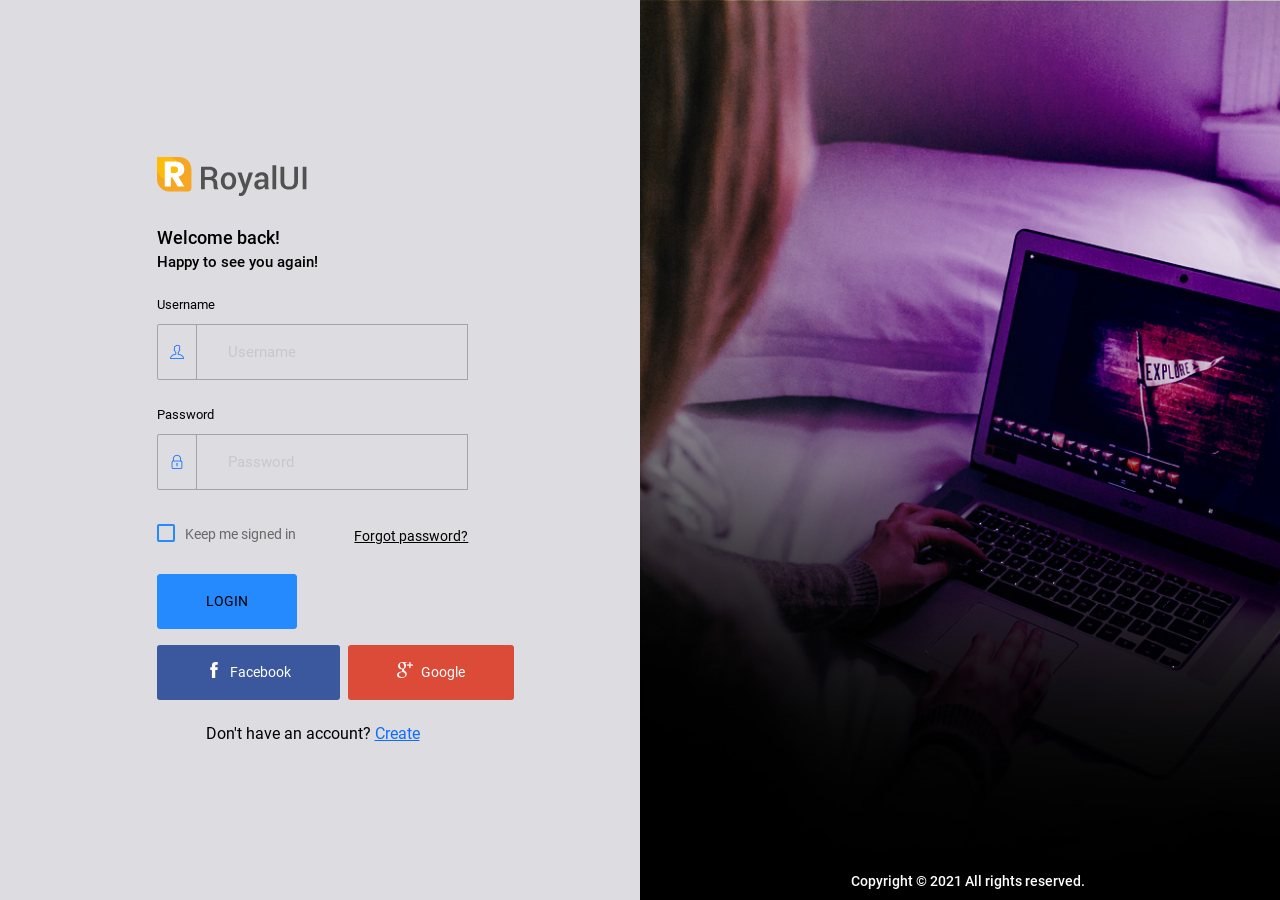
<file: admin/pages/samples/login-2.html>
<!DOCTYPE html>
<html lang="en">

<head>
  <!-- Required meta tags -->
  <meta charset="utf-8">
  <meta name="viewport" content="width=device-width, initial-scale=1, shrink-to-fit=no">
  <title>RoyalUI Admin</title>
  <!-- plugins:css -->
  <link rel="stylesheet" href="../../vendors/ti-icons/css/themify-icons.css">
  <link rel="stylesheet" href="../../vendors/base/vendor.bundle.base.css">
  <!-- endinject -->
  <!-- plugin css for this page -->
  <!-- End plugin css for this page -->
  <!-- inject:css -->
  <link rel="stylesheet" href="../../css/style.css">
  <!-- endinject -->
  <link rel="shortcut icon" href="../../images/favicon.png" />
</head>

<body>
  <div class="container-scroller">
    <div class="container-fluid page-body-wrapper full-page-wrapper">
      <div class="content-wrapper d-flex align-items-stretch auth auth-img-bg">
        <div class="row flex-grow">
          <div class="col-lg-6 d-flex align-items-center justify-content-center">
            <div class="auth-form-transparent text-left p-3">
              <div class="brand-logo">
                <img src="../../images/logo.svg" alt="logo">
              </div>
              <h4>Welcome back!</h4>
              <h6 class="font-weight-light">Happy to see you again!</h6>
              <form class="pt-3">
                <div class="form-group">
                  <label for="exampleInputEmail">Username</label>
                  <div class="input-group">
                    <div class="input-group-prepend bg-transparent">
                      <span class="input-group-text bg-transparent border-right-0">
                        <i class="ti-user text-primary"></i>
                      </span>
                    </div>
                    <input type="text" class="form-control form-control-lg border-left-0" id="exampleInputEmail" placeholder="Username">
                  </div>
                </div>
                <div class="form-group">
                  <label for="exampleInputPassword">Password</label>
                  <div class="input-group">
                    <div class="input-group-prepend bg-transparent">
                      <span class="input-group-text bg-transparent border-right-0">
                        <i class="ti-lock text-primary"></i>
                      </span>
                    </div>
                    <input type="password" class="form-control form-control-lg border-left-0" id="exampleInputPassword" placeholder="Password">                        
                  </div>
                </div>
                <div class="my-2 d-flex justify-content-between align-items-center">
                  <div class="form-check">
                    <label class="form-check-label text-muted">
                      <input type="checkbox" class="form-check-input">
                      Keep me signed in
                    </label>
                  </div>
                  <a href="#" class="auth-link text-black">Forgot password?</a>
                </div>
                <div class="my-3">
                  <a class="btn btn-block btn-primary btn-lg font-weight-medium auth-form-btn" href="../../index.html">LOGIN</a>
                </div>
                <div class="mb-2 d-flex">
                  <button type="button" class="btn btn-facebook auth-form-btn flex-grow me-1">
                    <i class="ti-facebook me-2"></i>Facebook
                  </button>
                  <button type="button" class="btn btn-google auth-form-btn flex-grow ms-1">
                    <i class="ti-google me-2"></i>Google
                  </button>
                </div>
                <div class="text-center mt-4 font-weight-light">
                  Don't have an account? <a href="register-2.html" class="text-primary">Create</a>
                </div>
              </form>
            </div>
          </div>
          <div class="col-lg-6 login-half-bg d-flex flex-row">
            <p class="text-white font-weight-medium text-center flex-grow align-self-end">Copyright &copy; 2021  All rights reserved.</p>
          </div>
        </div>
      </div>
      <!-- content-wrapper ends -->
    </div>
    <!-- page-body-wrapper ends -->
  </div>
  <!-- container-scroller -->
  <!-- plugins:js -->
  <script src="../../vendors/base/vendor.bundle.base.js"></script>
  <!-- endinject -->
  <!-- inject:js -->
  <script src="../../js/off-canvas.js"></script>
  <script src="../../js/hoverable-collapse.js"></script>
  <script src="../../js/template.js"></script>
  <script src="../../js/todolist.js"></script>
  <!-- endinject -->
</body>

</html>
</file>
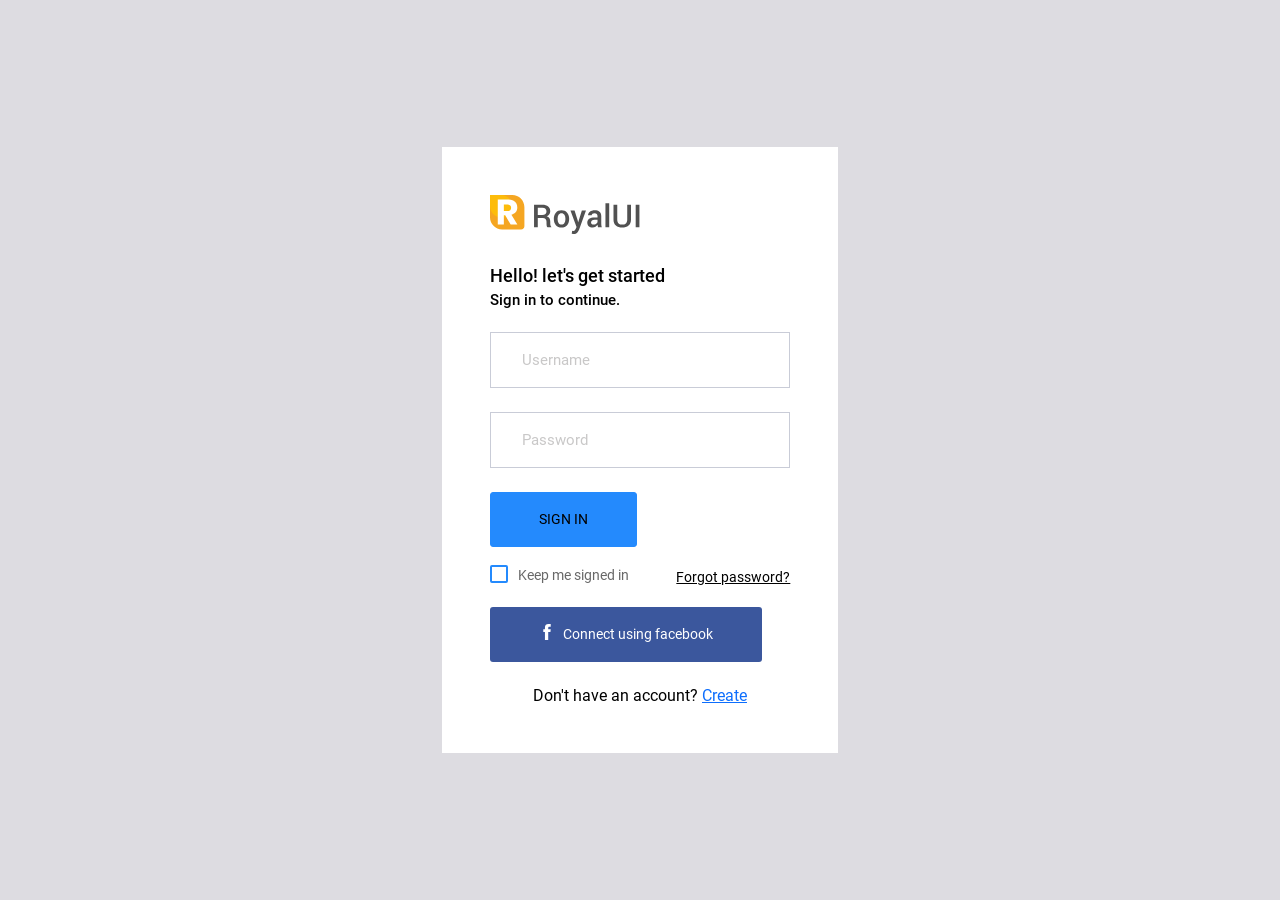
<file: admin/pages/samples/login.html>
<!DOCTYPE html>
<html lang="en">

<head>
  <!-- Required meta tags -->
  <meta charset="utf-8">
  <meta name="viewport" content="width=device-width, initial-scale=1, shrink-to-fit=no">
  <title>RoyalUI Admin</title>
  <!-- plugins:css -->
  <link rel="stylesheet" href="../../vendors/ti-icons/css/themify-icons.css">
  <link rel="stylesheet" href="../../vendors/base/vendor.bundle.base.css">
  <!-- endinject -->
  <!-- plugin css for this page -->
  <!-- End plugin css for this page -->
  <!-- inject:css -->
  <link rel="stylesheet" href="../../css/style.css">
  <!-- endinject -->
  <link rel="shortcut icon" href="../../images/favicon.png" />
</head>

<body>
  <div class="container-scroller">
    <div class="container-fluid page-body-wrapper full-page-wrapper">
      <div class="content-wrapper d-flex align-items-center auth px-0">
        <div class="row w-100 mx-0">
          <div class="col-lg-4 mx-auto">
            <div class="auth-form-light text-left py-5 px-4 px-sm-5">
              <div class="brand-logo">
                <img src="../../images/logo.svg" alt="logo">
              </div>
              <h4>Hello! let's get started</h4>
              <h6 class="font-weight-light">Sign in to continue.</h6>
              <form class="pt-3">
                <div class="form-group">
                  <input type="email" class="form-control form-control-lg" id="exampleInputEmail1" placeholder="Username">
                </div>
                <div class="form-group">
                  <input type="password" class="form-control form-control-lg" id="exampleInputPassword1" placeholder="Password">
                </div>
                <div class="mt-3">
                  <a class="btn btn-block btn-primary btn-lg font-weight-medium auth-form-btn" href="../../index.html">SIGN IN</a>
                </div>
                <div class="my-2 d-flex justify-content-between align-items-center">
                  <div class="form-check">
                    <label class="form-check-label text-muted">
                      <input type="checkbox" class="form-check-input">
                      Keep me signed in
                    </label>
                  </div>
                  <a href="#" class="auth-link text-black">Forgot password?</a>
                </div>
                <div class="mb-2">
                  <button type="button" class="btn btn-block btn-facebook auth-form-btn">
                    <i class="ti-facebook me-2"></i>Connect using facebook
                  </button>
                </div>
                <div class="text-center mt-4 font-weight-light">
                  Don't have an account? <a href="register.html" class="text-primary">Create</a>
                </div>
              </form>
            </div>
          </div>
        </div>
      </div>
      <!-- content-wrapper ends -->
    </div>
    <!-- page-body-wrapper ends -->
  </div>
  <!-- container-scroller -->
  <!-- plugins:js -->
  <script src="../../vendors/base/vendor.bundle.base.js"></script>
  <!-- endinject -->
  <!-- inject:js -->
  <script src="../../js/off-canvas.js"></script>
  <script src="../../js/hoverable-collapse.js"></script>
  <script src="../../js/template.js"></script>
  <script src="../../js/todolist.js"></script>
  <!-- endinject -->
</body>

</html>
</file>
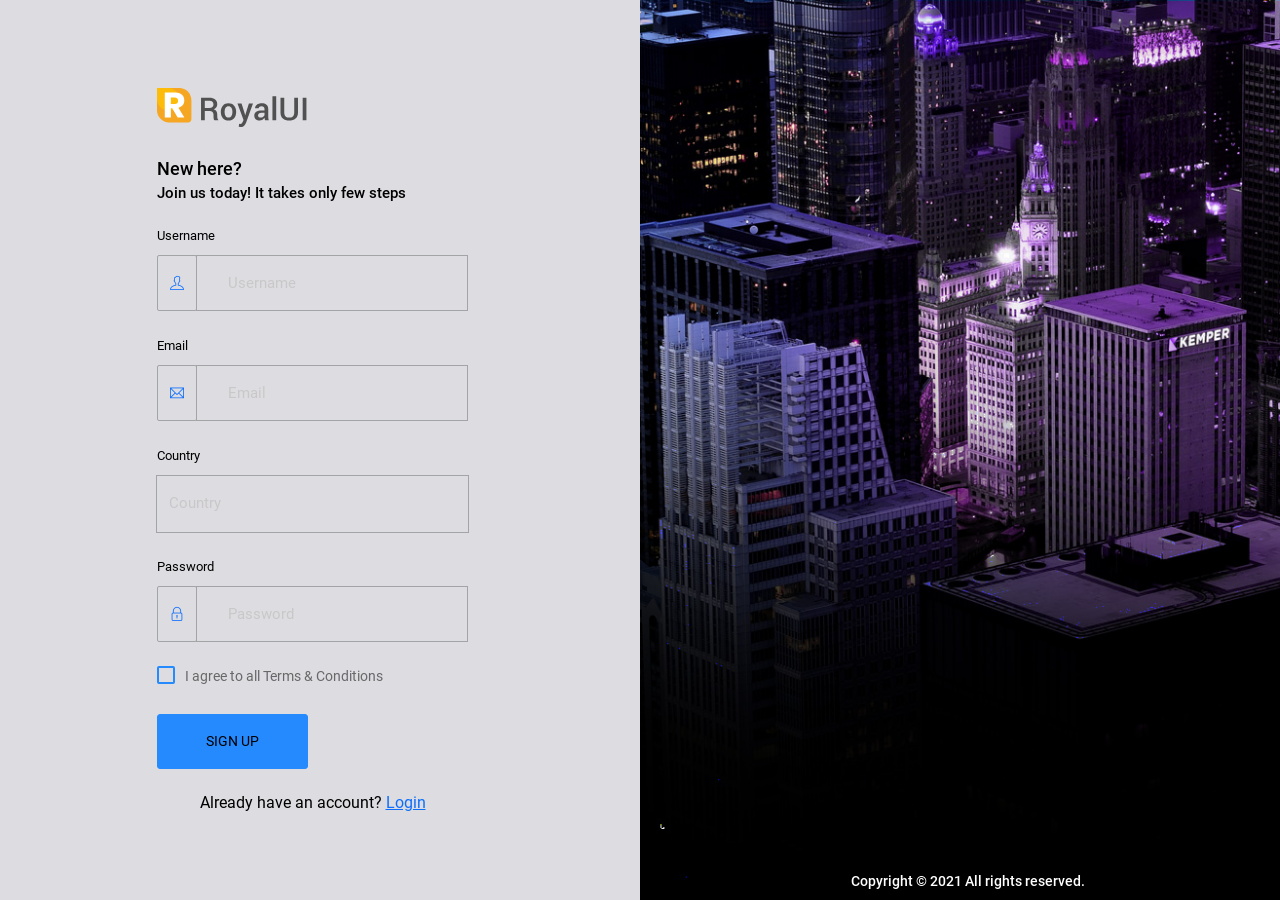
<file: admin/pages/samples/register-2.html>
<!DOCTYPE html>
<html lang="en">

<head>
  <!-- Required meta tags -->
  <meta charset="utf-8">
  <meta name="viewport" content="width=device-width, initial-scale=1, shrink-to-fit=no">
  <title>RoyalUI Admin</title>
  <!-- plugins:css -->
  <link rel="stylesheet" href="../../vendors/ti-icons/css/themify-icons.css">
  <link rel="stylesheet" href="../../vendors/base/vendor.bundle.base.css">
  <!-- endinject -->
  <!-- plugin css for this page -->
  <!-- End plugin css for this page -->
  <!-- inject:css -->
  <link rel="stylesheet" href="../../css/style.css">
  <!-- endinject -->
  <link rel="shortcut icon" href="../../images/favicon.png" />
</head>

<body>
  <div class="container-scroller">
    <div class="container-fluid page-body-wrapper full-page-wrapper">
      <div class="content-wrapper d-flex align-items-stretch auth auth-img-bg">
        <div class="row flex-grow">
          <div class="col-lg-6 d-flex align-items-center justify-content-center">
            <div class="auth-form-transparent text-left p-3">
              <div class="brand-logo">
                <img src="../../images/logo.svg" alt="logo">
              </div>
              <h4>New here?</h4>
              <h6 class="font-weight-light">Join us today! It takes only few steps</h6>
              <form class="pt-3">
                <div class="form-group">
                  <label>Username</label>
                  <div class="input-group">
                    <div class="input-group-prepend bg-transparent">
                      <span class="input-group-text bg-transparent border-right-0">
                        <i class="ti-user text-primary"></i>
                      </span>
                    </div>
                    <input type="text" class="form-control form-control-lg border-left-0" placeholder="Username">
                  </div>
                </div>
                <div class="form-group">
                  <label>Email</label>
                  <div class="input-group">
                    <div class="input-group-prepend bg-transparent">
                      <span class="input-group-text bg-transparent border-right-0">
                        <i class="ti-email text-primary"></i>
                      </span>
                    </div>
                    <input type="email" class="form-control form-control-lg border-left-0" placeholder="Email">
                  </div>
                </div>
                <div class="form-group">
                  <label>Country</label>
                  <select class="form-control form-control-lg" id="exampleFormControlSelect2">
                    <option>Country</option>
                    <option>United States of America</option>
                    <option>United Kingdom</option>
                    <option>India</option>
                    <option>Germany</option>
                    <option>Argentina</option>
                  </select>
                </div>
                <div class="form-group">
                  <label>Password</label>
                  <div class="input-group">
                    <div class="input-group-prepend bg-transparent">
                      <span class="input-group-text bg-transparent border-right-0">
                        <i class="ti-lock text-primary"></i>
                      </span>
                    </div>
                    <input type="password" class="form-control form-control-lg border-left-0" id="exampleInputPassword" placeholder="Password">                        
                  </div>
                </div>
                <div class="mb-4">
                  <div class="form-check">
                    <label class="form-check-label text-muted">
                      <input type="checkbox" class="form-check-input">
                      I agree to all Terms & Conditions
                    </label>
                  </div>
                </div>
                <div class="mt-3">
                  <a class="btn btn-block btn-primary btn-lg font-weight-medium auth-form-btn" href="../../index.html">SIGN UP</a>
                </div>
                <div class="text-center mt-4 font-weight-light">
                  Already have an account? <a href="login.html" class="text-primary">Login</a>
                </div>
              </form>
            </div>
          </div>
          <div class="col-lg-6 register-half-bg d-flex flex-row">
            <p class="text-white font-weight-medium text-center flex-grow align-self-end">Copyright &copy; 2021  All rights reserved.</p>
          </div>
        </div>
      </div>
      <!-- content-wrapper ends -->
    </div>
    <!-- page-body-wrapper ends -->
  </div>
  <!-- container-scroller -->
  <!-- plugins:js -->
  <script src="../../vendors/base/vendor.bundle.base.js"></script>
  <!-- endinject -->
  <!-- inject:js -->
  <script src="../../js/off-canvas.js"></script>
  <script src="../../js/hoverable-collapse.js"></script>
  <script src="../../js/template.js"></script>
  <script src="../../js/todolist.js"></script>
  <!-- endinject -->
</body>

</html>
</file>
<file: templatemo-parallax-starter.css>
/* ==========================================================================
   Parallax Starter - Free HTML CSS Template
   
TemplateMo 612 Parallax Starter

https://templatemo.com/tm-612-parallax-starter

   ========================================================================== */

/* --- CSS Variables --- */
:root {
    --font-heading: 'Oswald', sans-serif;
    --font-body: 'Source Sans 3', sans-serif;
    --white: #ffffff;
    --white-90: rgba(255, 255, 255, 0.9);
    --white-70: rgba(255, 255, 255, 0.7);
    --white-40: rgba(255, 255, 255, 0.4);
    --white-20: rgba(255, 255, 255, 0.2);
    --nav-bg: rgba(0, 0, 0, 0.25);
    --nav-bg-scrolled: rgba(0, 0, 0, 0.85);
    --transition-smooth: 0.3s ease;
}

/* --- Reset & Base --- */
*,
*::before,
*::after {
    margin: 0;
    padding: 0;
    box-sizing: border-box;
}

html {
    scroll-behavior: smooth;
}

body {
    font-family: var(--font-body);
    font-weight: 300;
    color: var(--white);
    line-height: 1.7;
    overflow-x: hidden;
}

a {
    text-decoration: none;
    color: inherit;
}

img {
    max-width: 100%;
    display: block;
}

/* --- Navigation --- */
#templatemo-nav {
    position: fixed;
    top: 0;
    left: 0;
    width: 100%;
    z-index: 1000;
    background: var(--nav-bg);
    backdrop-filter: blur(8px);
    -webkit-backdrop-filter: blur(8px);
    transition: background var(--transition-smooth);
}

#templatemo-nav.scrolled {
    background: var(--nav-bg-scrolled);
}

.nav-container {
    max-width: 1200px;
    margin: 0 auto;
    padding: 0 30px;
    display: flex;
    align-items: center;
    justify-content: space-between;
    height: 70px;
}

.nav-logo {
    font-family: var(--font-heading);
    font-size: 22px;
    font-weight: 600;
    letter-spacing: 4px;
    color: var(--white);
}

.nav-links {
    list-style: none;
    display: flex;
    gap: 35px;
}

.nav-links a {
    font-family: var(--font-heading);
    font-size: 13px;
    font-weight: 400;
    letter-spacing: 2.5px;
    color: var(--white-70);
    transition: color var(--transition-smooth), opacity var(--transition-smooth);
}

.nav-links a:hover,
.nav-links a.active {
    color: var(--white);
}

/* Mobile Toggle */
.nav-toggle {
    display: none;
    background: none;
    border: none;
    cursor: pointer;
    padding: 8px;
    flex-direction: column;
    gap: 5px;
}

.nav-toggle span {
    display: block;
    width: 24px;
    height: 2px;
    background: var(--white);
    transition: all var(--transition-smooth);
}

/* --- Parallax Sections --- */
.parallax-section {
    position: relative;
    min-height: 100vh;
    display: flex;
    align-items: center;
    justify-content: center;
    overflow: hidden;
}

/* Parallax Background Image Layer
   Height is 200% and starts at top: -50% to give
   maximum room for large vertical translations */
.parallax-bg {
    position: absolute;
    top: -50%;
    left: 0;
    width: 100%;
    height: 200%;
    background-position: center center;
    background-repeat: no-repeat;
    background-size: cover;
    will-change: transform;
    transition: transform 0.5s cubic-bezier(0.22, 1, 0.36, 1);
    z-index: 0;
}

/* Dark Overlay */
.parallax-overlay {
    position: absolute;
    inset: 0;
    background: rgba(0, 0, 0, 0.42);
    z-index: 1;
}

.parallax-overlay.overlay-dark {
    background: rgba(0, 0, 0, 0.55);
}

.parallax-overlay.overlay-medium {
    background: rgba(0, 0, 0, 0.50);
}

/* Content Layer */
.section-content {
    position: relative;
    z-index: 2;
    max-width: 960px;
    width: 100%;
    padding: 100px 30px;
    text-align: center;
}

/* --- Typography --- */
.section-title {
    font-family: var(--font-heading);
    font-weight: 300;
    font-size: clamp(36px, 6vw, 64px);
    letter-spacing: 8px;
    color: var(--white);
    margin-bottom: 20px;
    line-height: 1.2;
}

.hero-title {
    font-weight: 400;
    letter-spacing: 12px;
}

.section-subtitle {
    font-family: var(--font-body);
    font-size: clamp(13px, 1.6vw, 16px);
    letter-spacing: 4px;
    color: var(--white-70);
    margin-bottom: 40px;
}

.caps {
    text-transform: uppercase;
}

.content-block {
    max-width: 680px;
    margin: 0 auto;
}

.content-block p {
    font-size: 17px;
    color: var(--white-90);
    margin-bottom: 20px;
    line-height: 1.85;
}

/* --- Hero Button --- */
.btn-scroll {
    display: inline-block;
    font-family: var(--font-heading);
    font-size: 13px;
    font-weight: 400;
    letter-spacing: 4px;
    color: var(--white);
    border: 1px solid var(--white-40);
    padding: 14px 45px;
    transition: all var(--transition-smooth);
}

.btn-scroll:hover {
    background: var(--white);
    color: #111;
    border-color: var(--white);
}

/* --- About Columns --- */
.unsplash-credit {
    font-size: 14px;
    color: var(--white-40);
    margin-top: 25px;
    letter-spacing: 1px;
}

.unsplash-credit a {
    color: var(--white-70);
    text-decoration: underline;
    text-underline-offset: 3px;
}

.about-cols {
    display: grid;
    grid-template-columns: 1fr 1fr;
    gap: 50px;
    max-width: 900px;
    margin: 0 auto;
    text-align: left;
}

.about-col {
    background: rgba(0, 0, 0, 0.4);
    padding: 40px;
    border: 1px solid rgba(255, 255, 255, 0.15);
}

.about-thumb {
    overflow: hidden;
    width: 120px;
    height: 120px;
    border-radius: 8px;
}

.about-thumb img {
    width: 100%;
    height: 100%;
    object-fit: cover;
    display: block;
}

.thumb-top-left {
    float: left;
    margin: 0 20px 15px 0;
}

.about-thumb-wide {
    overflow: hidden;
    width: 100%;
    max-width: 400px;
    aspect-ratio: 2 / 1;
    border-radius: 8px;
    margin-bottom: 20px;
}

.about-thumb-wide img {
    width: 100%;
    height: 100%;
    object-fit: cover;
    display: block;
}

.about-col p {
    font-size: 16px;
    color: var(--white-90);
    margin-bottom: 20px;
    line-height: 1.85;
}

.about-col p:last-child {
    margin-bottom: 0;
}

.about-col a {
    color: var(--white);
    text-decoration: underline;
    text-underline-offset: 3px;
}

/* --- Services Grid --- */
.services-grid {
    display: grid;
    grid-template-columns: repeat(3, 1fr);
    gap: 50px;
    margin-top: 50px;
}

.service-item {
    text-align: center;
}

.service-icon {
    margin-bottom: 20px;
    opacity: 0.85;
}

.service-item h3 {
    font-family: var(--font-heading);
    font-size: 16px;
    font-weight: 500;
    letter-spacing: 3px;
    margin-bottom: 12px;
    color: var(--white);
}

.service-item p {
    font-size: 12px;
    letter-spacing: 2px;
    color: var(--white-70);
    line-height: 1.9;
}

/* --- Stats Row --- */
.stats-row {
    display: flex;
    justify-content: center;
    gap: 70px;
    margin-top: 45px;
    padding-top: 40px;
    border-top: 1px solid var(--white-20);
}

.stat-item {
    text-align: center;
}

.stat-number {
    display: block;
    font-family: var(--font-heading);
    font-size: 42px;
    font-weight: 300;
    letter-spacing: 2px;
    color: var(--white);
    margin-bottom: 8px;
}

.stat-label {
    font-size: 11px;
    letter-spacing: 3px;
    color: var(--white-70);
}

/* --- Contact Form --- */
.contact-form-wrap {
    max-width: 600px;
    margin: 0 auto;
}

.contact-form {
    display: flex;
    flex-direction: column;
    gap: 18px;
}

.form-row {
    display: flex;
    gap: 18px;
}

.contact-form input,
.contact-form textarea {
    width: 100%;
    font-family: var(--font-body);
    font-size: 15px;
    font-weight: 300;
    letter-spacing: 0.5px;
    color: var(--white);
    background: rgba(255, 255, 255, 0.08);
    border: 1px solid var(--white-20);
    padding: 16px 20px;
    outline: none;
    transition: border-color var(--transition-smooth);
}

.contact-form input::placeholder,
.contact-form textarea::placeholder {
    color: var(--white-40);
}

.contact-form input:focus,
.contact-form textarea:focus {
    border-color: var(--white-70);
}

.contact-form textarea {
    resize: vertical;
    min-height: 120px;
}

.btn-submit {
    font-family: var(--font-heading);
    font-size: 13px;
    font-weight: 400;
    letter-spacing: 4px;
    color: var(--white);
    background: transparent;
    border: 1px solid var(--white-40);
    padding: 16px 45px;
    cursor: pointer;
    transition: all var(--transition-smooth);
    align-self: flex-start;
    text-transform: uppercase;
}

.btn-submit:hover {
    background: var(--white);
    color: #111;
    border-color: var(--white);
}

/* --- Footer --- */
#templatemo-footer {
    background: #111;
    text-align: center;
    padding: 30px 20px;
    font-size: 14px;
    color: var(--white-40);
    letter-spacing: 1px;
}

#templatemo-footer a {
    color: var(--white-70);
    transition: color var(--transition-smooth);
}

#templatemo-footer a:hover {
    color: var(--white);
}

/* --- Scroll Reveal Animation --- */
.reveal {
    opacity: 0;
    transform: translateY(30px);
    transition: opacity 0.8s ease, transform 0.8s ease;
}

.reveal.visible {
    opacity: 1;
    transform: translateY(0);
}

/* ===================================
   Responsive
   =================================== */

@media (max-width: 991px) {
    .services-grid {
        grid-template-columns: repeat(2, 1fr);
        gap: 40px;
    }

    .stats-row {
        gap: 40px;
    }
}

@media (max-width: 768px) {
    /* Mobile Navigation */
    .nav-toggle {
        display: flex;
    }

    .nav-links {
        position: fixed;
        top: 0;
        left: 0;
        width: 100%;
        height: 100vh;
        background: rgba(0, 0, 0, 0.95);
        flex-direction: column;
        align-items: center;
        justify-content: flex-start;
        gap: 30px;
        padding: 100px 30px 60px;
        overflow-y: auto;
        opacity: 0;
        visibility: hidden;
        transition: all 0.4s ease;
    }

    .nav-links.open {
        opacity: 1;
        visibility: visible;
    }

    .nav-links a {
        font-size: 16px;
        letter-spacing: 4px;
    }

    .nav-toggle.active span:nth-child(1) {
        transform: rotate(45deg) translate(5px, 5px);
    }

    .nav-toggle.active span:nth-child(2) {
        opacity: 0;
    }

    .nav-toggle.active span:nth-child(3) {
        transform: rotate(-45deg) translate(5px, -5px);
    }

    /* Disable parallax on mobile — static bg */
    .parallax-bg {
        top: 0;
        height: 100%;
    }

    .section-title {
        letter-spacing: 4px;
    }

    .hero-title {
        letter-spacing: 6px;
    }

    .section-subtitle {
        letter-spacing: 2px;
    }

    .services-grid {
        grid-template-columns: 1fr;
        gap: 35px;
    }

    .about-cols {
        grid-template-columns: 1fr;
        gap: 30px;
        text-align: center;
    }

    .stats-row {
        flex-direction: column;
        gap: 30px;
    }

    .form-row {
        flex-direction: column;
    }

    .btn-submit {
        align-self: stretch;
    }
}

@media (max-width: 480px) {
    .nav-container {
        padding: 0 20px;
    }

    .section-content {
        padding: 80px 20px;
    }

    .section-title {
        letter-spacing: 3px;
    }

    .content-block p {
        font-size: 15px;
    }

    .stat-number {
        font-size: 34px;
    }
}

.music-grid {
    display: grid;
    grid-template-columns: repeat(4, 1fr);
    gap: 20px;
    margin-top: 20px;
}
.music-card {
    display: block;
    text-decoration: none;
    text-align: center;
    cursor: pointer;
}
.cover-wrap {
    position: relative;
    border-radius: 10px;
    overflow: hidden;
    aspect-ratio: 1;
    margin-bottom: 10px;
    transition: transform 0.2s;
}
.music-card:hover .cover-wrap {
    transform: scale(1.04);
}
.cover-wrap img {
    width: 100%;
    height: 100%;
    object-fit: cover;
    display: block;
}
.yt-overlay {
    position: absolute;
    inset: 0;
    background: rgba(0,0,0,0.45);
    display: flex;
    align-items: center;
    justify-content: center;
    opacity: 0;
    transition: opacity 0.2s;
}
.music-card:hover .yt-overlay {
    opacity: 1;
}
.yt-btn {
    width: 40px;
    height: 40px;
    background: #ff0000;
    border-radius: 50%;
    display: flex;
    align-items: center;
    justify-content: center;
}
.song-title {
    color: white;
    font-size: 13px;
    font-weight: 500;
    margin: 0 0 4px;
}
.song-sub {
    color: rgba(255,255,255,0.45);
    font-size: 11px;
    letter-spacing: 1px;
    margin: 0;
}

/* YouTube Responsive */
.video-wrap {
    max-width: 860px;
    margin: 0 auto;
}

.video-responsive {
    position: relative;
    padding-bottom: 56.25%; /* 16:9 ratio */
    height: 0;
    overflow: hidden;
    border-radius: 8px;
}

.video-responsive iframe {
    position: absolute;
    top: 0;
    left: 0;
    width: 100%;
    height: 100%;
}

/* Google Maps */
.map-wrap {
    max-width: 860px;
    margin: 0 auto;
    border-radius: 8px;
    overflow: hidden;
}
</file>
<file: admin/vendors/ti-icons/css/themify-icons.css>
@font-face {
	font-family: 'themify';
	src:url('../fonts/themify.eot');
	src:url('../fonts/themify.eot?#iefix') format('embedded-opentype'),
		url('../fonts/themify.woff') format('woff'),
		url('../fonts/themify.ttf') format('truetype'),
		url('../fonts/themify.svg') format('svg');
	font-weight: normal;
	font-style: normal;
}

[class^="ti-"], [class*=" ti-"] {
	font-family: 'themify';
	speak: none;
	font-style: normal;
	font-weight: normal;
	font-variant: normal;
	text-transform: none;
	line-height: 1;

	/* Better Font Rendering =========== */
	-webkit-font-smoothing: antialiased;
	-moz-osx-font-smoothing: grayscale;
}

.ti-wand:before {
	content: "\e600";
}
.ti-volume:before {
	content: "\e601";
}
.ti-user:before {
	content: "\e602";
}
.ti-unlock:before {
	content: "\e603";
}
.ti-unlink:before {
	content: "\e604";
}
.ti-trash:before {
	content: "\e605";
}
.ti-thought:before {
	content: "\e606";
}
.ti-target:before {
	content: "\e607";
}
.ti-tag:before {
	content: "\e608";
}
.ti-tablet:before {
	content: "\e609";
}
.ti-star:before {
	content: "\e60a";
}
.ti-spray:before {
	content: "\e60b";
}
.ti-signal:before {
	content: "\e60c";
}
.ti-shopping-cart:before {
	content: "\e60d";
}
.ti-shopping-cart-full:before {
	content: "\e60e";
}
.ti-settings:before {
	content: "\e60f";
}
.ti-search:before {
	content: "\e610";
}
.ti-zoom-in:before {
	content: "\e611";
}
.ti-zoom-out:before {
	content: "\e612";
}
.ti-cut:before {
	content: "\e613";
}
.ti-ruler:before {
	content: "\e614";
}
.ti-ruler-pencil:before {
	content: "\e615";
}
.ti-ruler-alt:before {
	content: "\e616";
}
.ti-bookmark:before {
	content: "\e617";
}
.ti-bookmark-alt:before {
	content: "\e618";
}
.ti-reload:before {
	content: "\e619";
}
.ti-plus:before {
	content: "\e61a";
}
.ti-pin:before {
	content: "\e61b";
}
.ti-pencil:before {
	content: "\e61c";
}
.ti-pencil-alt:before {
	content: "\e61d";
}
.ti-paint-roller:before {
	content: "\e61e";
}
.ti-paint-bucket:before {
	content: "\e61f";
}
.ti-na:before {
	content: "\e620";
}
.ti-mobile:before {
	content: "\e621";
}
.ti-minus:before {
	content: "\e622";
}
.ti-medall:before {
	content: "\e623";
}
.ti-medall-alt:before {
	content: "\e624";
}
.ti-marker:before {
	content: "\e625";
}
.ti-marker-alt:before {
	content: "\e626";
}
.ti-arrow-up:before {
	content: "\e627";
}
.ti-arrow-right:before {
	content: "\e628";
}
.ti-arrow-left:before {
	content: "\e629";
}
.ti-arrow-down:before {
	content: "\e62a";
}
.ti-lock:before {
	content: "\e62b";
}
.ti-location-arrow:before {
	content: "\e62c";
}
.ti-link:before {
	content: "\e62d";
}
.ti-layout:before {
	content: "\e62e";
}
.ti-layers:before {
	content: "\e62f";
}
.ti-layers-alt:before {
	content: "\e630";
}
.ti-key:before {
	content: "\e631";
}
.ti-import:before {
	content: "\e632";
}
.ti-image:before {
	content: "\e633";
}
.ti-heart:before {
	content: "\e634";
}
.ti-heart-broken:before {
	content: "\e635";
}
.ti-hand-stop:before {
	content: "\e636";
}
.ti-hand-open:before {
	content: "\e637";
}
.ti-hand-drag:before {
	content: "\e638";
}
.ti-folder:before {
	content: "\e639";
}
.ti-flag:before {
	content: "\e63a";
}
.ti-flag-alt:before {
	content: "\e63b";
}
.ti-flag-alt-2:before {
	content: "\e63c";
}
.ti-eye:before {
	content: "\e63d";
}
.ti-export:before {
	content: "\e63e";
}
.ti-exchange-vertical:before {
	content: "\e63f";
}
.ti-desktop:before {
	content: "\e640";
}
.ti-cup:before {
	content: "\e641";
}
.ti-crown:before {
	content: "\e642";
}
.ti-comments:before {
	content: "\e643";
}
.ti-comment:before {
	content: "\e644";
}
.ti-comment-alt:before {
	content: "\e645";
}
.ti-close:before {
	content: "\e646";
}
.ti-clip:before {
	content: "\e647";
}
.ti-angle-up:before {
	content: "\e648";
}
.ti-angle-right:before {
	content: "\e649";
}
.ti-angle-left:before {
	content: "\e64a";
}
.ti-angle-down:before {
	content: "\e64b";
}
.ti-check:before {
	content: "\e64c";
}
.ti-check-box:before {
	content: "\e64d";
}
.ti-camera:before {
	content: "\e64e";
}
.ti-announcement:before {
	content: "\e64f";
}
.ti-brush:before {
	content: "\e650";
}
.ti-briefcase:before {
	content: "\e651";
}
.ti-bolt:before {
	content: "\e652";
}
.ti-bolt-alt:before {
	content: "\e653";
}
.ti-blackboard:before {
	content: "\e654";
}
.ti-bag:before {
	content: "\e655";
}
.ti-move:before {
	content: "\e656";
}
.ti-arrows-vertical:before {
	content: "\e657";
}
.ti-arrows-horizontal:before {
	content: "\e658";
}
.ti-fullscreen:before {
	content: "\e659";
}
.ti-arrow-top-right:before {
	content: "\e65a";
}
.ti-arrow-top-left:before {
	content: "\e65b";
}
.ti-arrow-circle-up:before {
	content: "\e65c";
}
.ti-arrow-circle-right:before {
	content: "\e65d";
}
.ti-arrow-circle-left:before {
	content: "\e65e";
}
.ti-arrow-circle-down:before {
	content: "\e65f";
}
.ti-angle-double-up:before {
	content: "\e660";
}
.ti-angle-double-right:before {
	content: "\e661";
}
.ti-angle-double-left:before {
	content: "\e662";
}
.ti-angle-double-down:before {
	content: "\e663";
}
.ti-zip:before {
	content: "\e664";
}
.ti-world:before {
	content: "\e665";
}
.ti-wheelchair:before {
	content: "\e666";
}
.ti-view-list:before {
	content: "\e667";
}
.ti-view-list-alt:before {
	content: "\e668";
}
.ti-view-grid:before {
	content: "\e669";
}
.ti-uppercase:before {
	content: "\e66a";
}
.ti-upload:before {
	content: "\e66b";
}
.ti-underline:before {
	content: "\e66c";
}
.ti-truck:before {
	content: "\e66d";
}
.ti-timer:before {
	content: "\e66e";
}
.ti-ticket:before {
	content: "\e66f";
}
.ti-thumb-up:before {
	content: "\e670";
}
.ti-thumb-down:before {
	content: "\e671";
}
.ti-text:before {
	content: "\e672";
}
.ti-stats-up:before {
	content: "\e673";
}
.ti-stats-down:before {
	content: "\e674";
}
.ti-split-v:before {
	content: "\e675";
}
.ti-split-h:before {
	content: "\e676";
}
.ti-smallcap:before {
	content: "\e677";
}
.ti-shine:before {
	content: "\e678";
}
.ti-shift-right:before {
	content: "\e679";
}
.ti-shift-left:before {
	content: "\e67a";
}
.ti-shield:before {
	content: "\e67b";
}
.ti-notepad:before {
	content: "\e67c";
}
.ti-server:before {
	content: "\e67d";
}
.ti-quote-right:before {
	content: "\e67e";
}
.ti-quote-left:before {
	content: "\e67f";
}
.ti-pulse:before {
	content: "\e680";
}
.ti-printer:before {
	content: "\e681";
}
.ti-power-off:before {
	content: "\e682";
}
.ti-plug:before {
	content: "\e683";
}
.ti-pie-chart:before {
	content: "\e684";
}
.ti-paragraph:before {
	content: "\e685";
}
.ti-panel:before {
	content: "\e686";
}
.ti-package:before {
	content: "\e687";
}
.ti-music:before {
	content: "\e688";
}
.ti-music-alt:before {
	content: "\e689";
}
.ti-mouse:before {
	content: "\e68a";
}
.ti-mouse-alt:before {
	content: "\e68b";
}
.ti-money:before {
	content: "\e68c";
}
.ti-microphone:before {
	content: "\e68d";
}
.ti-menu:before {
	content: "\e68e";
}
.ti-menu-alt:before {
	content: "\e68f";
}
.ti-map:before {
	content: "\e690";
}
.ti-map-alt:before {
	content: "\e691";
}
.ti-loop:before {
	content: "\e692";
}
.ti-location-pin:before {
	content: "\e693";
}
.ti-list:before {
	content: "\e694";
}
.ti-light-bulb:before {
	content: "\e695";
}
.ti-Italic:before {
	content: "\e696";
}
.ti-info:before {
	content: "\e697";
}
.ti-infinite:before {
	content: "\e698";
}
.ti-id-badge:before {
	content: "\e699";
}
.ti-hummer:before {
	content: "\e69a";
}
.ti-home:before {
	content: "\e69b";
}
.ti-help:before {
	content: "\e69c";
}
.ti-headphone:before {
	content: "\e69d";
}
.ti-harddrives:before {
	content: "\e69e";
}
.ti-harddrive:before {
	content: "\e69f";
}
.ti-gift:before {
	content: "\e6a0";
}
.ti-game:before {
	content: "\e6a1";
}
.ti-filter:before {
	content: "\e6a2";
}
.ti-files:before {
	content: "\e6a3";
}
.ti-file:before {
	content: "\e6a4";
}
.ti-eraser:before {
	content: "\e6a5";
}
.ti-envelope:before {
	content: "\e6a6";
}
.ti-download:before {
	content: "\e6a7";
}
.ti-direction:before {
	content: "\e6a8";
}
.ti-direction-alt:before {
	content: "\e6a9";
}
.ti-dashboard:before {
	content: "\e6aa";
}
.ti-control-stop:before {
	content: "\e6ab";
}
.ti-control-shuffle:before {
	content: "\e6ac";
}
.ti-control-play:before {
	content: "\e6ad";
}
.ti-control-pause:before {
	content: "\e6ae";
}
.ti-control-forward:before {
	content: "\e6af";
}
.ti-control-backward:before {
	content: "\e6b0";
}
.ti-cloud:before {
	content: "\e6b1";
}
.ti-cloud-up:before {
	content: "\e6b2";
}
.ti-cloud-down:before {
	content: "\e6b3";
}
.ti-clipboard:before {
	content: "\e6b4";
}
.ti-car:before {
	content: "\e6b5";
}
.ti-calendar:before {
	content: "\e6b6";
}
.ti-book:before {
	content: "\e6b7";
}
.ti-bell:before {
	content: "\e6b8";
}
.ti-basketball:before {
	content: "\e6b9";
}
.ti-bar-chart:before {
	content: "\e6ba";
}
.ti-bar-chart-alt:before {
	content: "\e6bb";
}
.ti-back-right:before {
	content: "\e6bc";
}
.ti-back-left:before {
	content: "\e6bd";
}
.ti-arrows-corner:before {
	content: "\e6be";
}
.ti-archive:before {
	content: "\e6bf";
}
.ti-anchor:before {
	content: "\e6c0";
}
.ti-align-right:before {
	content: "\e6c1";
}
.ti-align-left:before {
	content: "\e6c2";
}
.ti-align-justify:before {
	content: "\e6c3";
}
.ti-align-center:before {
	content: "\e6c4";
}
.ti-alert:before {
	content: "\e6c5";
}
.ti-alarm-clock:before {
	content: "\e6c6";
}
.ti-agenda:before {
	content: "\e6c7";
}
.ti-write:before {
	content: "\e6c8";
}
.ti-window:before {
	content: "\e6c9";
}
.ti-widgetized:before {
	content: "\e6ca";
}
.ti-widget:before {
	content: "\e6cb";
}
.ti-widget-alt:before {
	content: "\e6cc";
}
.ti-wallet:before {
	content: "\e6cd";
}
.ti-video-clapper:before {
	content: "\e6ce";
}
.ti-video-camera:before {
	content: "\e6cf";
}
.ti-vector:before {
	content: "\e6d0";
}
.ti-themify-logo:before {
	content: "\e6d1";
}
.ti-themify-favicon:before {
	content: "\e6d2";
}
.ti-themify-favicon-alt:before {
	content: "\e6d3";
}
.ti-support:before {
	content: "\e6d4";
}
.ti-stamp:before {
	content: "\e6d5";
}
.ti-split-v-alt:before {
	content: "\e6d6";
}
.ti-slice:before {
	content: "\e6d7";
}
.ti-shortcode:before {
	content: "\e6d8";
}
.ti-shift-right-alt:before {
	content: "\e6d9";
}
.ti-shift-left-alt:before {
	content: "\e6da";
}
.ti-ruler-alt-2:before {
	content: "\e6db";
}
.ti-receipt:before {
	content: "\e6dc";
}
.ti-pin2:before {
	content: "\e6dd";
}
.ti-pin-alt:before {
	content: "\e6de";
}
.ti-pencil-alt2:before {
	content: "\e6df";
}
.ti-palette:before {
	content: "\e6e0";
}
.ti-more:before {
	content: "\e6e1";
}
.ti-more-alt:before {
	content: "\e6e2";
}
.ti-microphone-alt:before {
	content: "\e6e3";
}
.ti-magnet:before {
	content: "\e6e4";
}
.ti-line-double:before {
	content: "\e6e5";
}
.ti-line-dotted:before {
	content: "\e6e6";
}
.ti-line-dashed:before {
	content: "\e6e7";
}
.ti-layout-width-full:before {
	content: "\e6e8";
}
.ti-layout-width-default:before {
	content: "\e6e9";
}
.ti-layout-width-default-alt:before {
	content: "\e6ea";
}
.ti-layout-tab:before {
	content: "\e6eb";
}
.ti-layout-tab-window:before {
	content: "\e6ec";
}
.ti-layout-tab-v:before {
	content: "\e6ed";
}
.ti-layout-tab-min:before {
	content: "\e6ee";
}
.ti-layout-slider:before {
	content: "\e6ef";
}
.ti-layout-slider-alt:before {
	content: "\e6f0";
}
.ti-layout-sidebar-right:before {
	content: "\e6f1";
}
.ti-layout-sidebar-none:before {
	content: "\e6f2";
}
.ti-layout-sidebar-left:before {
	content: "\e6f3";
}
.ti-layout-placeholder:before {
	content: "\e6f4";
}
.ti-layout-menu:before {
	content: "\e6f5";
}
.ti-layout-menu-v:before {
	content: "\e6f6";
}
.ti-layout-menu-separated:before {
	content: "\e6f7";
}
.ti-layout-menu-full:before {
	content: "\e6f8";
}
.ti-layout-media-right-alt:before {
	content: "\e6f9";
}
.ti-layout-media-right:before {
	content: "\e6fa";
}
.ti-layout-media-overlay:before {
	content: "\e6fb";
}
.ti-layout-media-overlay-alt:before {
	content: "\e6fc";
}
.ti-layout-media-overlay-alt-2:before {
	content: "\e6fd";
}
.ti-layout-media-left-alt:before {
	content: "\e6fe";
}
.ti-layout-media-left:before {
	content: "\e6ff";
}
.ti-layout-media-center-alt:before {
	content: "\e700";
}
.ti-layout-media-center:before {
	content: "\e701";
}
.ti-layout-list-thumb:before {
	content: "\e702";
}
.ti-layout-list-thumb-alt:before {
	content: "\e703";
}
.ti-layout-list-post:before {
	content: "\e704";
}
.ti-layout-list-large-image:before {
	content: "\e705";
}
.ti-layout-line-solid:before {
	content: "\e706";
}
.ti-layout-grid4:before {
	content: "\e707";
}
.ti-layout-grid3:before {
	content: "\e708";
}
.ti-layout-grid2:before {
	content: "\e709";
}
.ti-layout-grid2-thumb:before {
	content: "\e70a";
}
.ti-layout-cta-right:before {
	content: "\e70b";
}
.ti-layout-cta-left:before {
	content: "\e70c";
}
.ti-layout-cta-center:before {
	content: "\e70d";
}
.ti-layout-cta-btn-right:before {
	content: "\e70e";
}
.ti-layout-cta-btn-left:before {
	content: "\e70f";
}
.ti-layout-column4:before {
	content: "\e710";
}
.ti-layout-column3:before {
	content: "\e711";
}
.ti-layout-column2:before {
	content: "\e712";
}
.ti-layout-accordion-separated:before {
	content: "\e713";
}
.ti-layout-accordion-merged:before {
	content: "\e714";
}
.ti-layout-accordion-list:before {
	content: "\e715";
}
.ti-ink-pen:before {
	content: "\e716";
}
.ti-info-alt:before {
	content: "\e717";
}
.ti-help-alt:before {
	content: "\e718";
}
.ti-headphone-alt:before {
	content: "\e719";
}
.ti-hand-point-up:before {
	content: "\e71a";
}
.ti-hand-point-right:before {
	content: "\e71b";
}
.ti-hand-point-left:before {
	content: "\e71c";
}
.ti-hand-point-down:before {
	content: "\e71d";
}
.ti-gallery:before {
	content: "\e71e";
}
.ti-face-smile:before {
	content: "\e71f";
}
.ti-face-sad:before {
	content: "\e720";
}
.ti-credit-card:before {
	content: "\e721";
}
.ti-control-skip-forward:before {
	content: "\e722";
}
.ti-control-skip-backward:before {
	content: "\e723";
}
.ti-control-record:before {
	content: "\e724";
}
.ti-control-eject:before {
	content: "\e725";
}
.ti-comments-smiley:before {
	content: "\e726";
}
.ti-brush-alt:before {
	content: "\e727";
}
.ti-youtube:before {
	content: "\e728";
}
.ti-vimeo:before {
	content: "\e729";
}
.ti-twitter:before {
	content: "\e72a";
}
.ti-time:before {
	content: "\e72b";
}
.ti-tumblr:before {
	content: "\e72c";
}
.ti-skype:before {
	content: "\e72d";
}
.ti-share:before {
	content: "\e72e";
}
.ti-share-alt:before {
	content: "\e72f";
}
.ti-rocket:before {
	content: "\e730";
}
.ti-pinterest:before {
	content: "\e731";
}
.ti-new-window:before {
	content: "\e732";
}
.ti-microsoft:before {
	content: "\e733";
}
.ti-list-ol:before {
	content: "\e734";
}
.ti-linkedin:before {
	content: "\e735";
}
.ti-layout-sidebar-2:before {
	content: "\e736";
}
.ti-layout-grid4-alt:before {
	content: "\e737";
}
.ti-layout-grid3-alt:before {
	content: "\e738";
}
.ti-layout-grid2-alt:before {
	content: "\e739";
}
.ti-layout-column4-alt:before {
	content: "\e73a";
}
.ti-layout-column3-alt:before {
	content: "\e73b";
}
.ti-layout-column2-alt:before {
	content: "\e73c";
}
.ti-instagram:before {
	content: "\e73d";
}
.ti-google:before {
	content: "\e73e";
}
.ti-github:before {
	content: "\e73f";
}
.ti-flickr:before {
	content: "\e740";
}
.ti-facebook:before {
	content: "\e741";
}
.ti-dropbox:before {
	content: "\e742";
}
.ti-dribbble:before {
	content: "\e743";
}
.ti-apple:before {
	content: "\e744";
}
.ti-android:before {
	content: "\e745";
}
.ti-save:before {
	content: "\e746";
}
.ti-save-alt:before {
	content: "\e747";
}
.ti-yahoo:before {
	content: "\e748";
}
.ti-wordpress:before {
	content: "\e749";
}
.ti-vimeo-alt:before {
	content: "\e74a";
}
.ti-twitter-alt:before {
	content: "\e74b";
}
.ti-tumblr-alt:before {
	content: "\e74c";
}
.ti-trello:before {
	content: "\e74d";
}
.ti-stack-overflow:before {
	content: "\e74e";
}
.ti-soundcloud:before {
	content: "\e74f";
}
.ti-sharethis:before {
	content: "\e750";
}
.ti-sharethis-alt:before {
	content: "\e751";
}
.ti-reddit:before {
	content: "\e752";
}
.ti-pinterest-alt:before {
	content: "\e753";
}
.ti-microsoft-alt:before {
	content: "\e754";
}
.ti-linux:before {
	content: "\e755";
}
.ti-jsfiddle:before {
	content: "\e756";
}
.ti-joomla:before {
	content: "\e757";
}
.ti-html5:before {
	content: "\e758";
}
.ti-flickr-alt:before {
	content: "\e759";
}
.ti-email:before {
	content: "\e75a";
}
.ti-drupal:before {
	content: "\e75b";
}
.ti-dropbox-alt:before {
	content: "\e75c";
}
.ti-css3:before {
	content: "\e75d";
}
.ti-rss:before {
	content: "\e75e";
}
.ti-rss-alt:before {
	content: "\e75f";
}
</file>
<file: admin/vendors/base/vendor.bundle.base.css>
/*
 * Container style
 */
.ps {
  overflow: hidden !important;
  overflow-anchor: none;
  -ms-overflow-style: none;
  touch-action: auto;
  -ms-touch-action: auto;
}

/*
 * Scrollbar rail styles
 */
.ps__rail-x {
  display: none;
  opacity: 0;
  transition: background-color .2s linear, opacity .2s linear;
  -webkit-transition: background-color .2s linear, opacity .2s linear;
  height: 15px;
  /* there must be 'bottom' or 'top' for ps__rail-x */
  bottom: 0px;
  /* please don't change 'position' */
  position: absolute;
}

.ps__rail-y {
  display: none;
  opacity: 0;
  transition: background-color .2s linear, opacity .2s linear;
  -webkit-transition: background-color .2s linear, opacity .2s linear;
  width: 15px;
  /* there must be 'right' or 'left' for ps__rail-y */
  right: 0;
  /* please don't change 'position' */
  position: absolute;
}

.ps--active-x > .ps__rail-x,
.ps--active-y > .ps__rail-y {
  display: block;
  background-color: transparent;
}

.ps:hover > .ps__rail-x,
.ps:hover > .ps__rail-y,
.ps--focus > .ps__rail-x,
.ps--focus > .ps__rail-y,
.ps--scrolling-x > .ps__rail-x,
.ps--scrolling-y > .ps__rail-y {
  opacity: 0.6;
}

.ps .ps__rail-x:hover,
.ps .ps__rail-y:hover,
.ps .ps__rail-x:focus,
.ps .ps__rail-y:focus,
.ps .ps__rail-x.ps--clicking,
.ps .ps__rail-y.ps--clicking {
  background-color: #eee;
  opacity: 0.9;
}

/*
 * Scrollbar thumb styles
 */
.ps__thumb-x {
  background-color: #aaa;
  border-radius: 6px;
  transition: background-color .2s linear, height .2s ease-in-out;
  -webkit-transition: background-color .2s linear, height .2s ease-in-out;
  height: 6px;
  /* there must be 'bottom' for ps__thumb-x */
  bottom: 2px;
  /* please don't change 'position' */
  position: absolute;
}

.ps__thumb-y {
  background-color: #aaa;
  border-radius: 6px;
  transition: background-color .2s linear, width .2s ease-in-out;
  -webkit-transition: background-color .2s linear, width .2s ease-in-out;
  width: 6px;
  /* there must be 'right' for ps__thumb-y */
  right: 2px;
  /* please don't change 'position' */
  position: absolute;
}

.ps__rail-x:hover > .ps__thumb-x,
.ps__rail-x:focus > .ps__thumb-x,
.ps__rail-x.ps--clicking .ps__thumb-x {
  background-color: #999;
  height: 11px;
}

.ps__rail-y:hover > .ps__thumb-y,
.ps__rail-y:focus > .ps__thumb-y,
.ps__rail-y.ps--clicking .ps__thumb-y {
  background-color: #999;
  width: 11px;
}

/* MS supports */
@supports (-ms-overflow-style: none) {
  .ps {
    overflow: auto !important;
  }
}

@media screen and (-ms-high-contrast: active), (-ms-high-contrast: none) {
  .ps {
    overflow: auto !important;
  }
}
</file>
